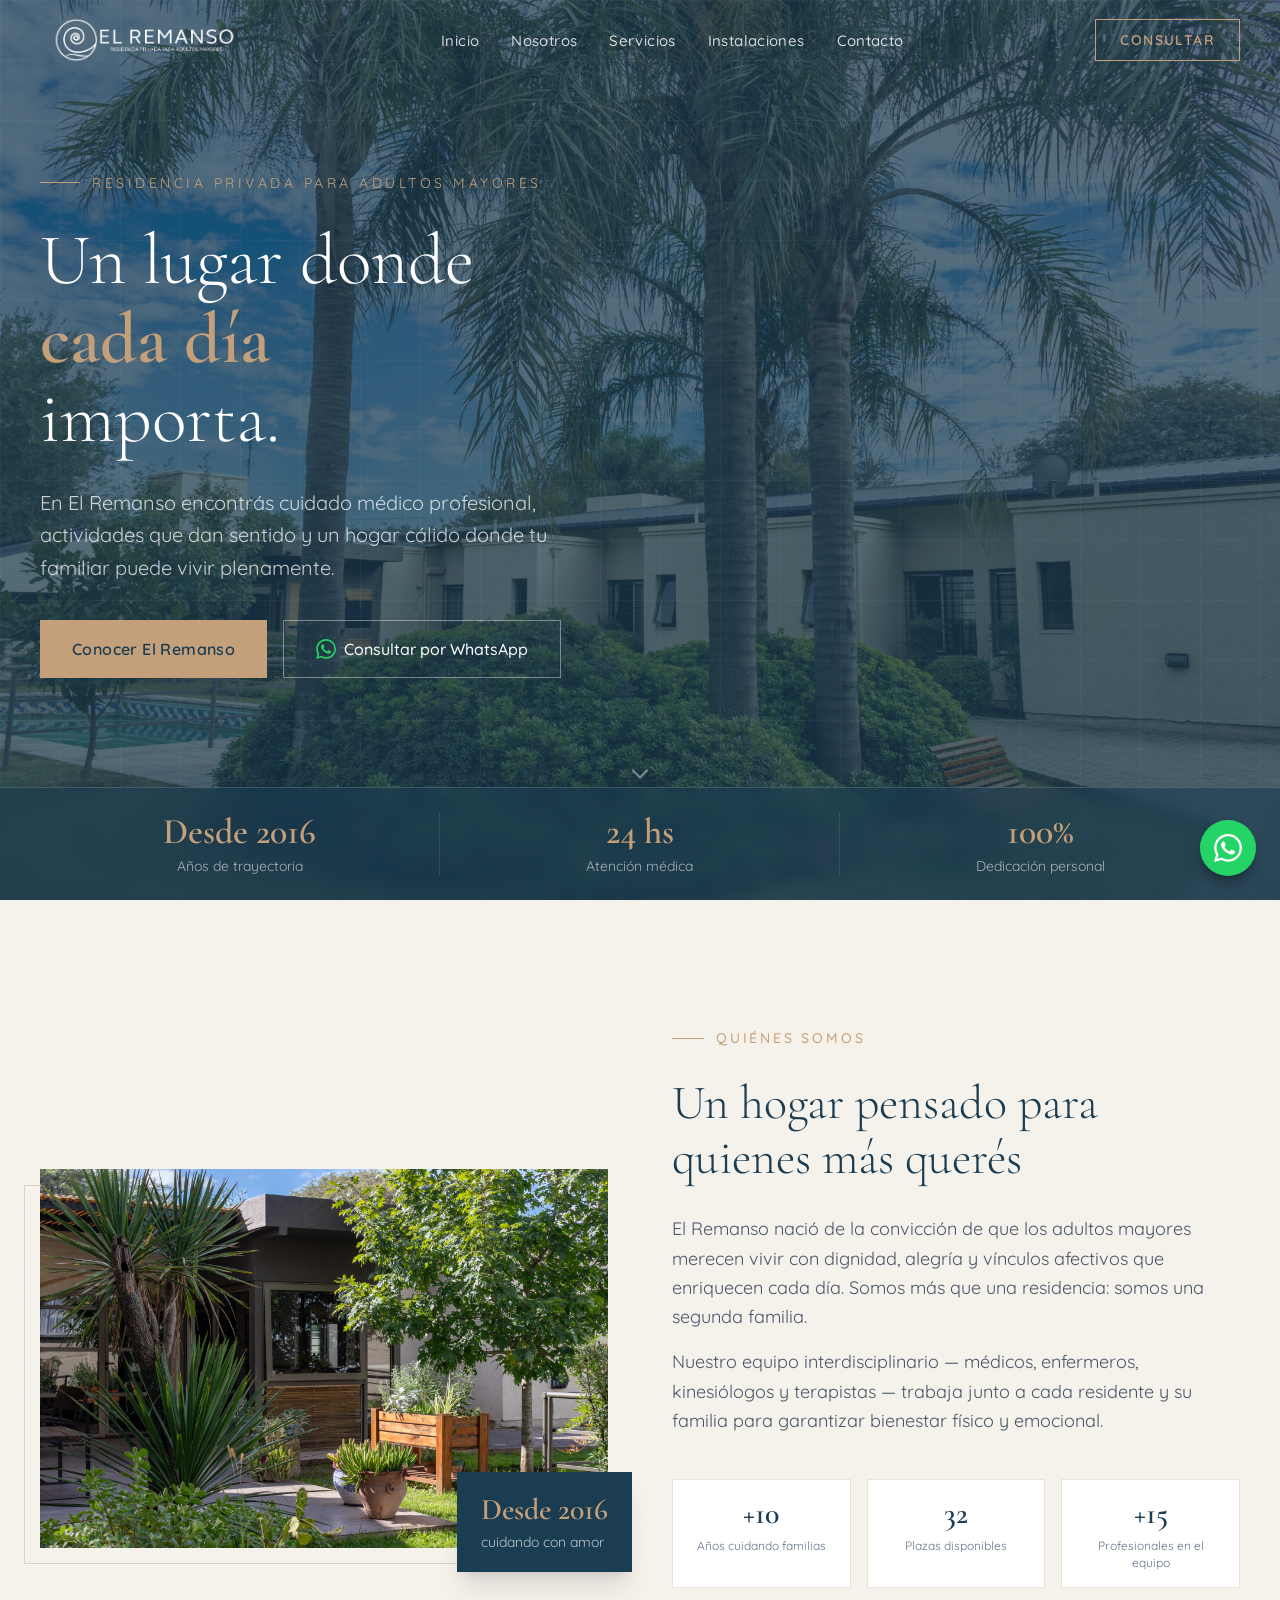
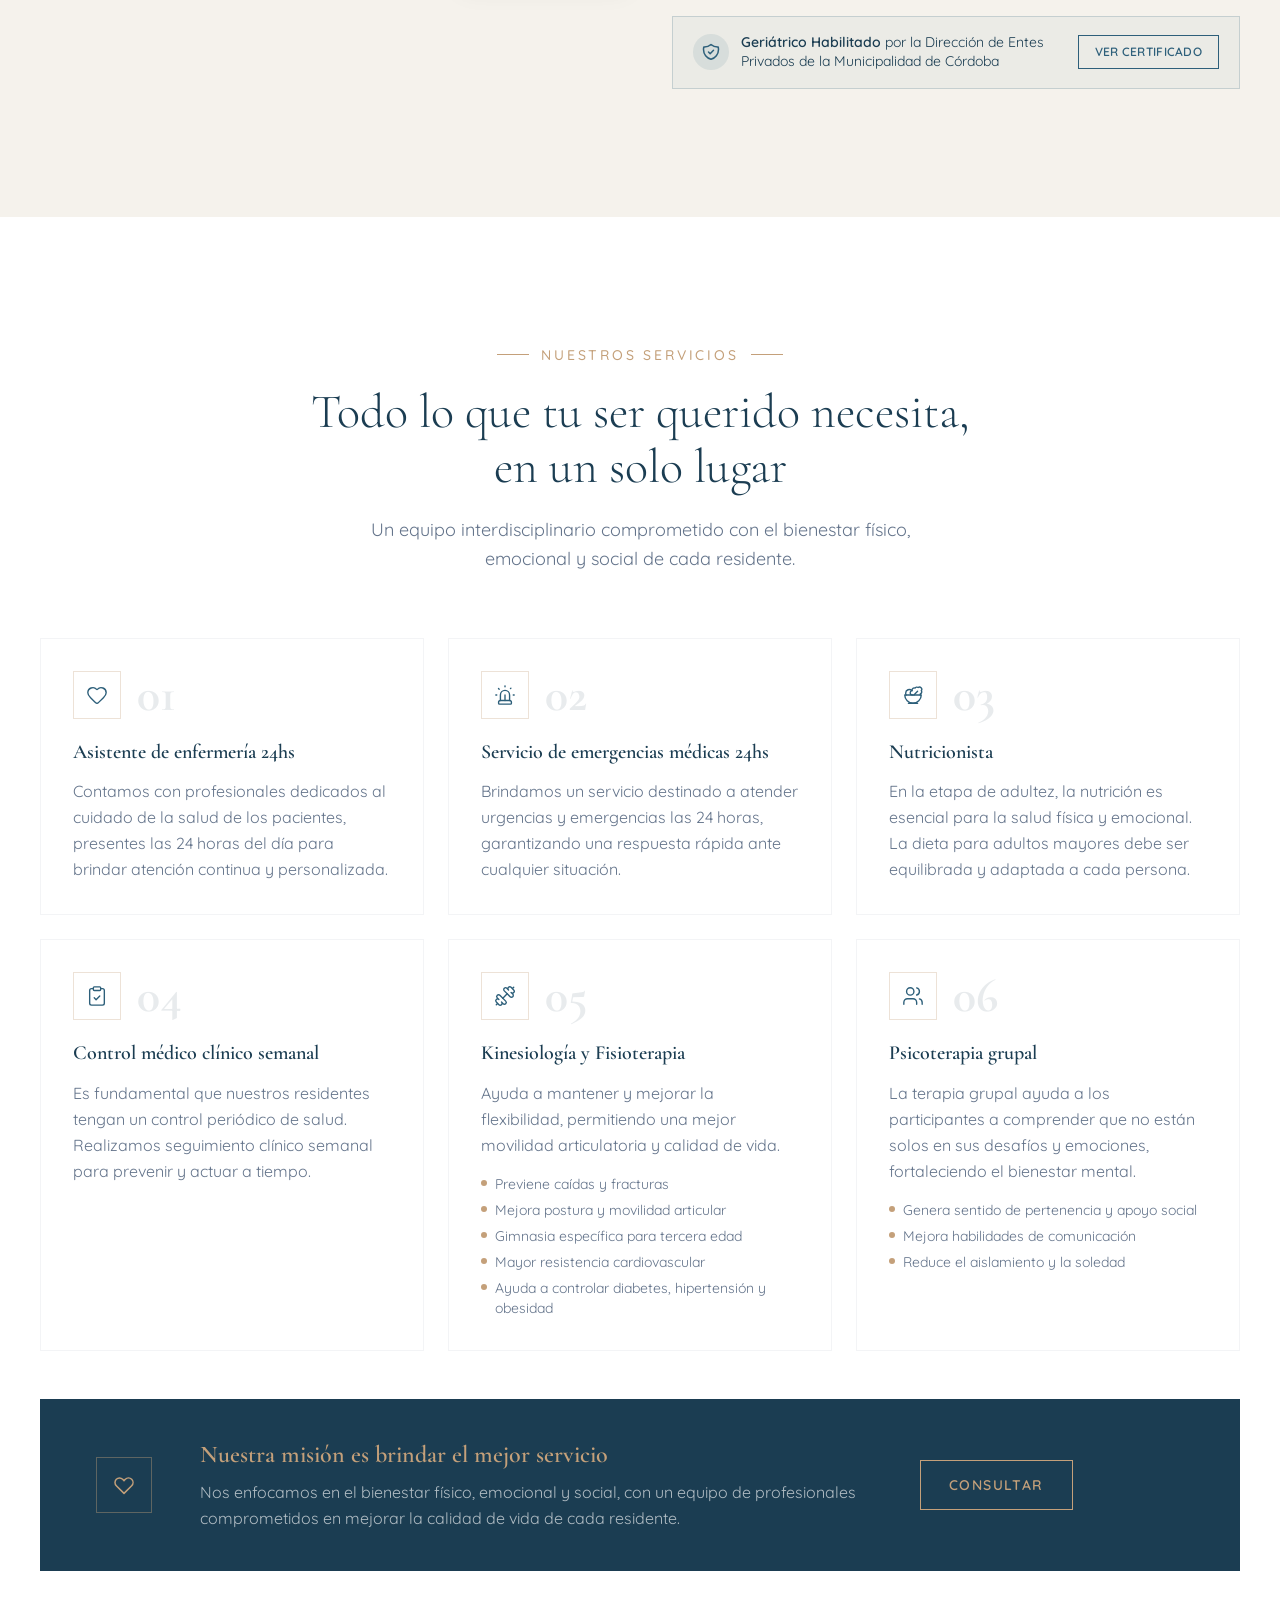
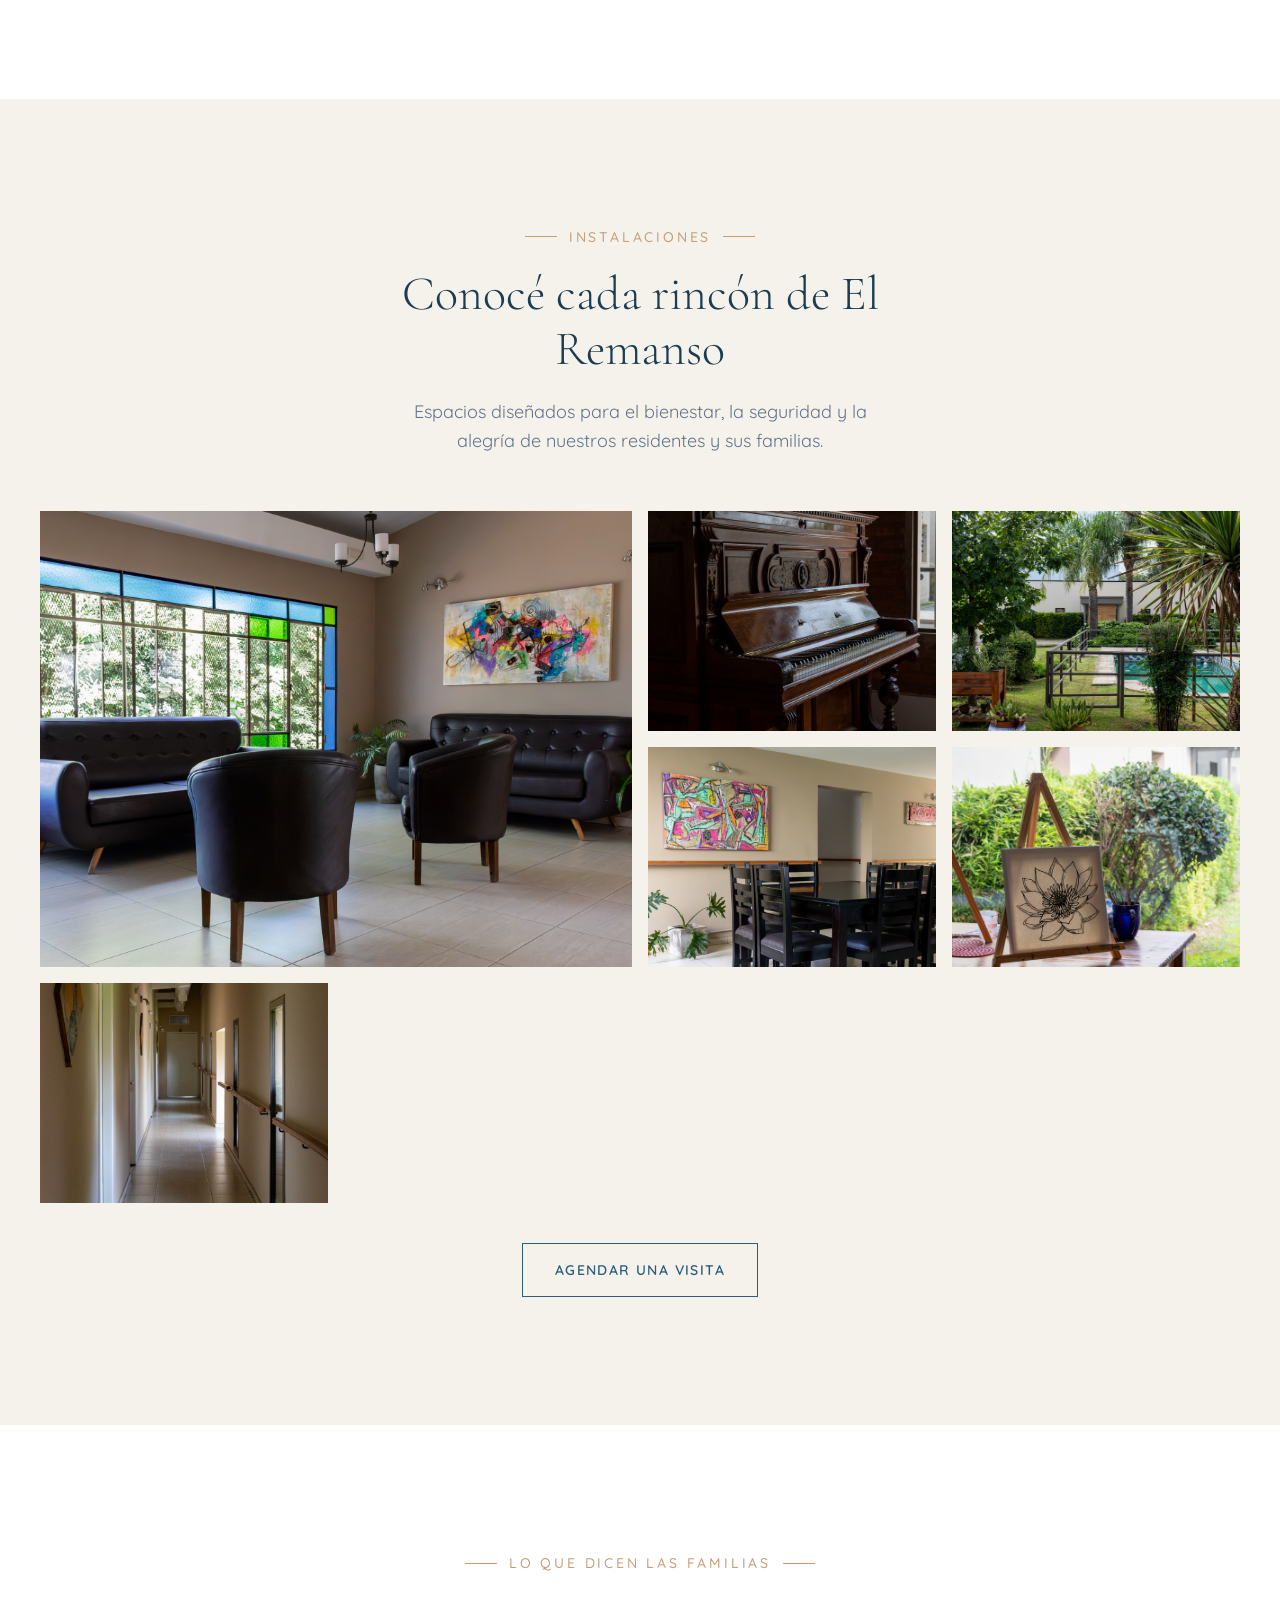
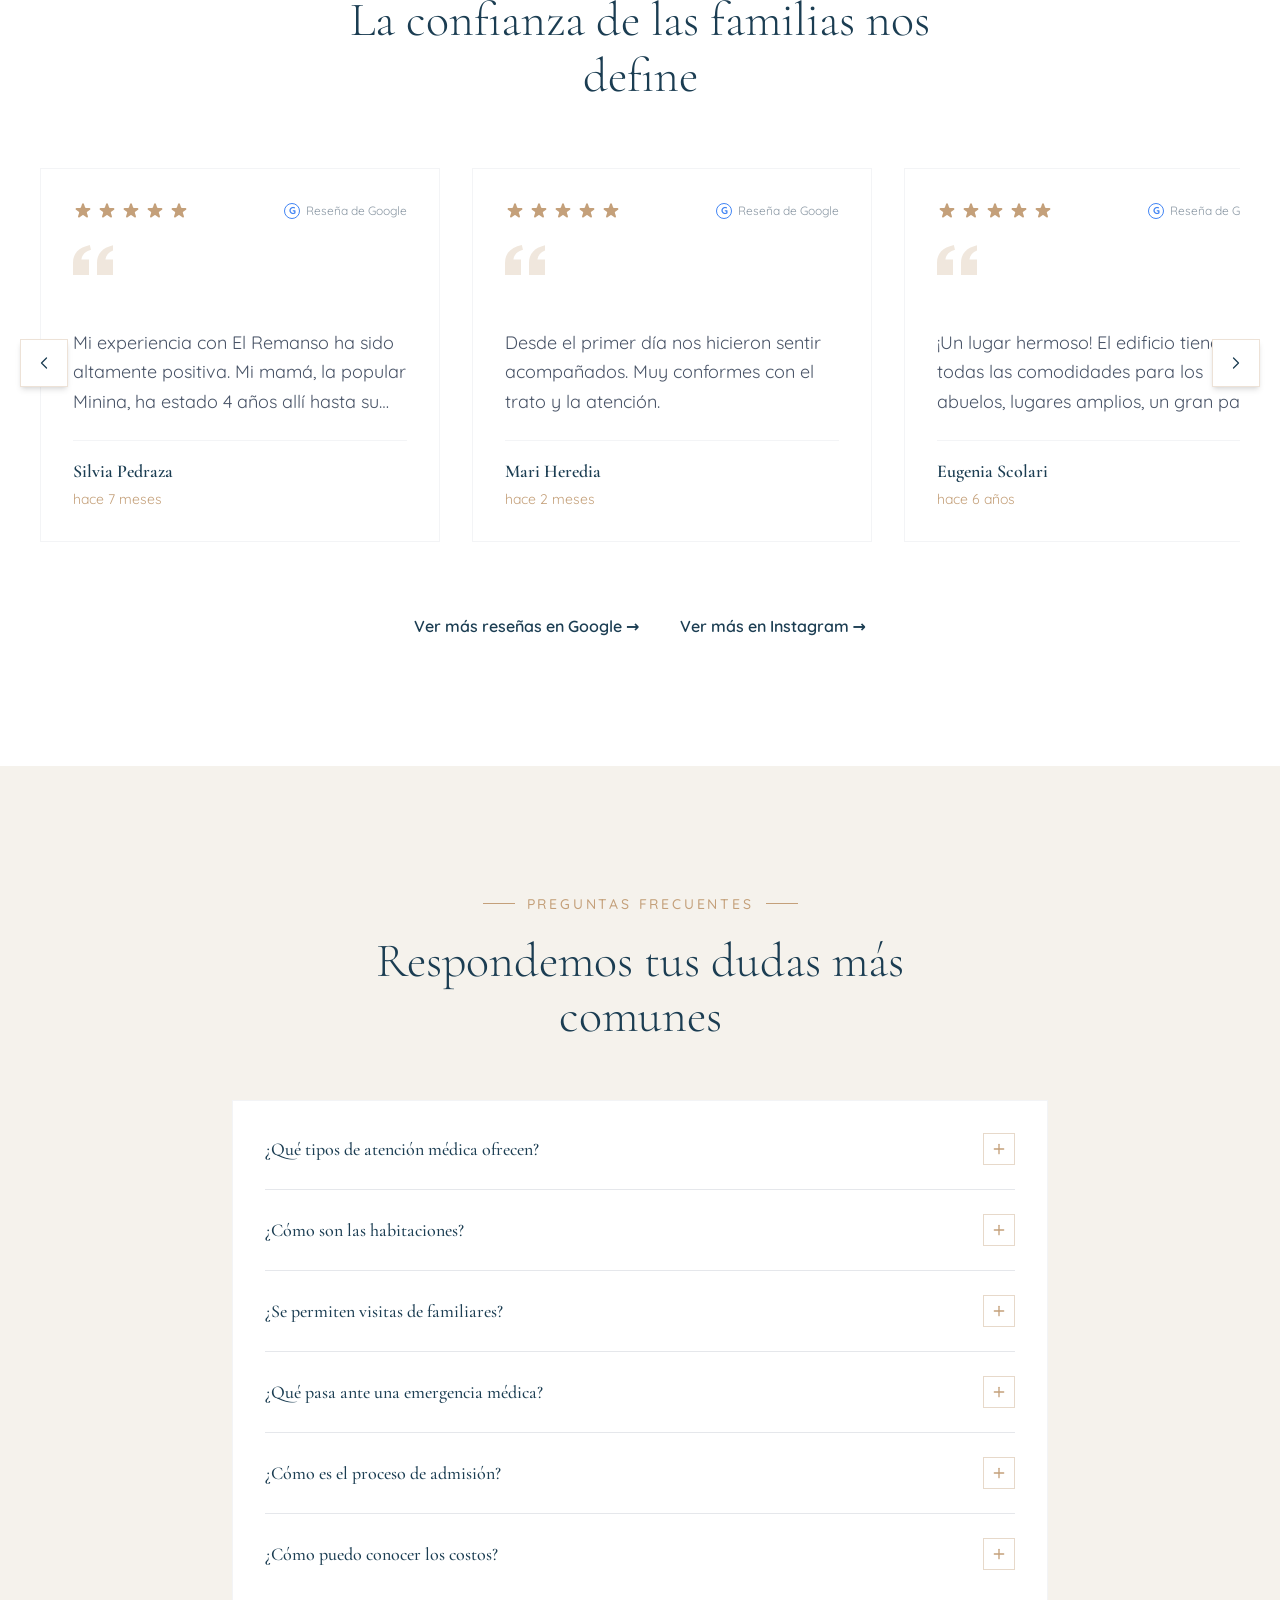
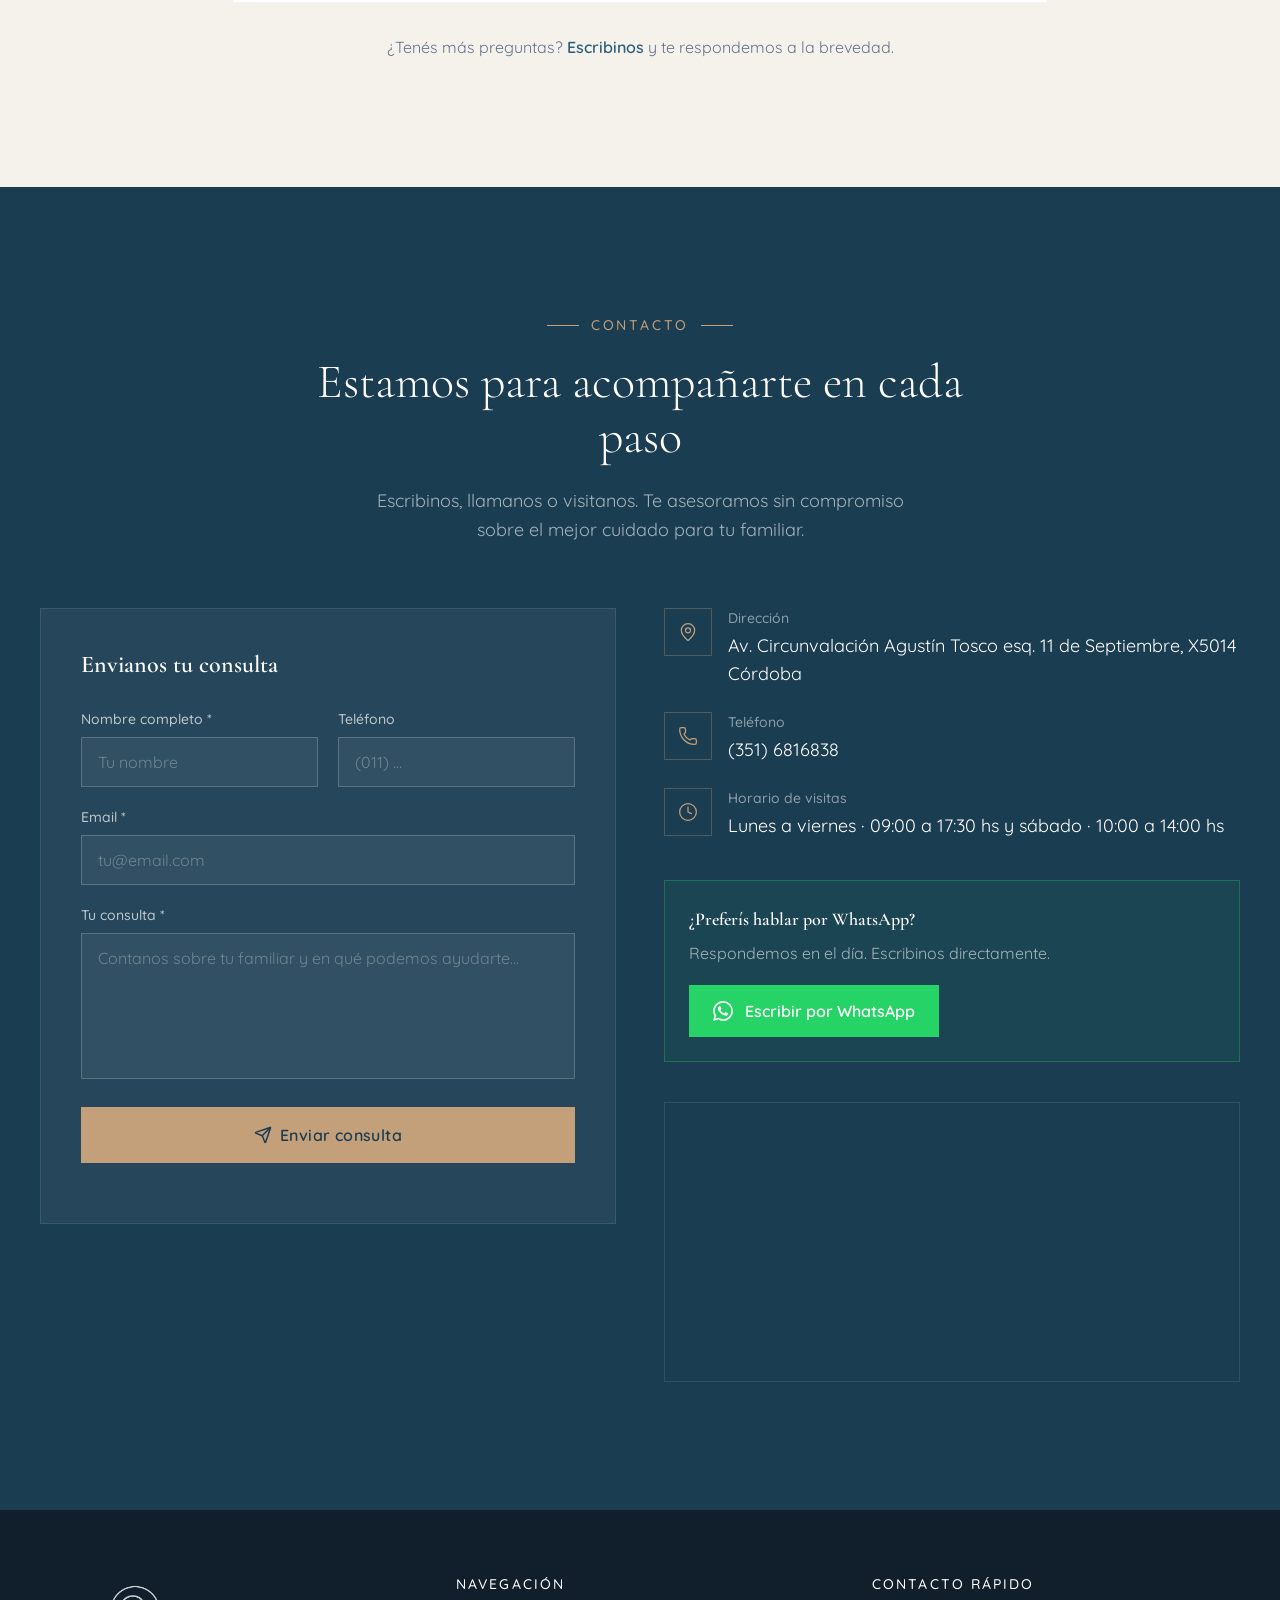
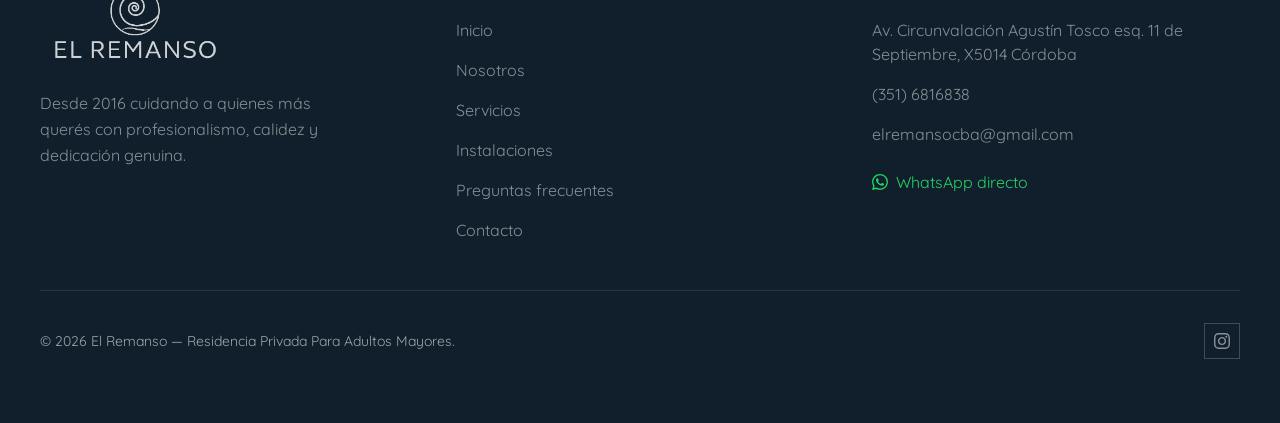
<file: index.html>
<!DOCTYPE html>
<html class="h-full antialiased" lang="es-AR">
 <head>
  <meta charset="utf-8"/>
  <meta content="width=device-width, initial-scale=1" name="viewport"/>
  <link as="image" href="/images/Logos/logo-horizontal-transparent.png" rel="preload"/>
  <link as="image" href="/images/Imagenes/Hero.jpg" rel="preload"/>
  <meta content="#1B3D52" name="theme-color"/>
  <title>
   El Remanso — Residencia Privada Para Adultos Mayores
  </title>
  <meta content="Un hogar donde cada día importa. Atención médica 24hs, espacios únicos y vínculos que hacen la diferencia." name="description"/>
  <meta content="residencia geriátrica Córdoba,geriátrico Córdoba,hogar de ancianos Córdoba,cuidado adultos mayores,residencia privada adultos mayores,El Remanso,geriátrico habilitado Córdoba,atención médica 24hs" name="keywords"/>
  <meta content="index, follow" name="robots"/>
  <meta content="El Remanso — Residencia Privada Para Adultos Mayores" property="og:title"/>
  <meta content="Un hogar donde cada día importa. Atención médica 24hs, espacios únicos y vínculos que hacen la diferencia." property="og:description"/>
  <meta content="https://elremansoresidencia.com" property="og:url"/>
  <meta content="El Remanso" property="og:site_name"/>
  <meta content="es_AR" property="og:locale"/>
  <meta content="https://elremansoresidencia.com/images/Imagenes/Hero.jpg" property="og:image"/>
  <meta content="1200" property="og:image:width"/>
  <meta content="630" property="og:image:height"/>
  <meta content="El Remanso — Residencia Privada Para Adultos Mayores, Córdoba" property="og:image:alt"/>
  <meta content="website" property="og:type"/>
  <meta content="summary_large_image" name="twitter:card"/>
  <meta content="El Remanso — Residencia Privada Para Adultos Mayores" name="twitter:title"/>
  <meta content="Un hogar donde cada día importa. Atención médica 24hs, espacios únicos y vínculos que hacen la diferencia." name="twitter:description"/>
  <meta content="https://elremansoresidencia.com/images/Imagenes/Hero.jpg" name="twitter:image"/>
  <link href="/favicon.png" rel="icon"/>
  <link href="/favicon.png" rel="apple-touch-icon"/>
  <link href="https://elremansoresidencia.com/" rel="canonical"/>
  <link href="css/base.css" rel="stylesheet"/>
  <link href="css/styles.css" rel="stylesheet"/>
  <script defer="True" src="js/main.js">
  </script>
 </head>
 <body class="min-h-full flex flex-col">
  <div hidden="">
  </div>
  <noscript>
   <iframe height="0" src="https://www.googletagmanager.com/ns.html?id=GTM-K4PLGZ67" style="display:none;visibility:hidden" width="0">
   </iframe>
  </noscript>
  <header class="fixed inset-x-0 top-0 z-50 transition-all duration-300 bg-transparent">
   <nav class="max-w-7xl mx-auto px-6 lg:px-10 h-20 flex items-center justify-between">
    <a class="flex items-center shrink-0" href="#inicio">
     <img alt="El Remanso — Residencia Privada Para Adultos Mayores" class="h-12 w-auto object-contain brightness-0 invert" decoding="async" height="52" src="images/Logos/logo-horizontal-transparent.png" width="200"/>
    </a>
    <ul class="hidden lg:flex items-center gap-8">
     <li>
      <a class="text-white/80 hover:text-[#C4A07A] transition-colors text-[15px] font-medium tracking-wide" href="#inicio" style="font-family:var(--font-body)">
       Inicio
      </a>
     </li>
     <li>
      <a class="text-white/80 hover:text-[#C4A07A] transition-colors text-[15px] font-medium tracking-wide" href="#nosotros" style="font-family:var(--font-body)">
       Nosotros
      </a>
     </li>
     <li>
      <a class="text-white/80 hover:text-[#C4A07A] transition-colors text-[15px] font-medium tracking-wide" href="#servicios" style="font-family:var(--font-body)">
       Servicios
      </a>
     </li>
     <li>
      <a class="text-white/80 hover:text-[#C4A07A] transition-colors text-[15px] font-medium tracking-wide" href="#instalaciones" style="font-family:var(--font-body)">
       Instalaciones
      </a>
     </li>
     <li>
      <a class="text-white/80 hover:text-[#C4A07A] transition-colors text-[15px] font-medium tracking-wide" href="#contacto" style="font-family:var(--font-body)">
       Contacto
      </a>
     </li>
    </ul>
    <a class="hidden lg:block px-6 py-2.5 text-sm font-semibold tracking-widest uppercase border border-[#C4A07A] text-[#C4A07A] hover:bg-[#C4A07A] hover:text-[#1B3D52] transition-all duration-200" href="#contacto" style="font-family:var(--font-body)">
     Consultar
    </a>
    <button aria-controls="menu-movil" aria-expanded="false" aria-label="Abrir menú" class="lg:hidden text-white p-2" id="menu-toggle" type="button">
     <svg aria-hidden="true" class="lucide lucide-menu menu-icon-open" fill="none" height="24" stroke="currentColor" stroke-linecap="round" stroke-linejoin="round" stroke-width="2" viewbox="0 0 24 24" width="24" xmlns="http://www.w3.org/2000/svg">
      <path d="M4 5h16">
      </path>
      <path d="M4 12h16">
      </path>
      <path d="M4 19h16">
      </path>
     </svg>
     <svg aria-hidden="true" class="menu-icon-close" fill="none" height="24" stroke="currentColor" stroke-linecap="round" stroke-linejoin="round" stroke-width="2" viewBox="0 0 24 24" width="24" xmlns="http://www.w3.org/2000/svg"><path d="M18 6 6 18"/><path d="m6 6 12 12"/></svg>
    </button>
   </nav>
   <div aria-hidden="true" class="lg:hidden overflow-hidden transition-all duration-300 max-h-0 opacity-0 bg-[#1B3D52]/98 backdrop-blur-md border-t border-white/10" id="menu-movil">
    <ul class="px-6 py-6 flex flex-col gap-1">
     <li>
      <a class="block text-white text-lg py-3 border-b border-white/10 hover:text-[#C4A07A] transition-colors" href="#inicio">
       Inicio
      </a>
     </li>
     <li>
      <a class="block text-white text-lg py-3 border-b border-white/10 hover:text-[#C4A07A] transition-colors" href="#nosotros">
       Nosotros
      </a>
     </li>
     <li>
      <a class="block text-white text-lg py-3 border-b border-white/10 hover:text-[#C4A07A] transition-colors" href="#servicios">
       Servicios
      </a>
     </li>
     <li>
      <a class="block text-white text-lg py-3 border-b border-white/10 hover:text-[#C4A07A] transition-colors" href="#instalaciones">
       Instalaciones
      </a>
     </li>
     <li>
      <a class="block text-white text-lg py-3 border-b border-white/10 hover:text-[#C4A07A] transition-colors" href="#contacto">
       Contacto
      </a>
     </li>
     <li class="mt-4">
      <a class="block text-center py-3.5 border border-[#C4A07A] text-[#C4A07A] font-semibold tracking-widest uppercase text-sm" href="#contacto">
       Consultar ahora
      </a>
     </li>
    </ul>
   </div>
  </header>
  <main>
   <section class="relative min-h-screen flex flex-col overflow-hidden" id="inicio">
    <img alt="El Remanso — jardín y exterior de la residencia" class="object-cover object-center" decoding="async" fetchpriority="high" src="images/Imagenes/Hero.jpg" style="position:absolute;height:100%;width:100%;left:0;top:0;right:0;bottom:0;color:transparent"/>
    <div class="absolute inset-0 bg-[#1B3D52]/75">
    </div>
    <div class="absolute inset-0 opacity-[0.03]" style="background-image:linear-gradient(rgba(255,255,255,1) 1px, transparent 1px), linear-gradient(90deg, rgba(255,255,255,1) 1px, transparent 1px);background-size:60px 60px">
    </div>
    <div class="relative flex-1 flex items-center max-w-7xl mx-auto w-full px-6 lg:px-10 pt-28 pb-12">
     <div class="flex flex-col gap-7 max-w-2xl">
      <div class="flex items-center gap-3">
       <div class="w-10 h-px bg-[#C4A07A]">
       </div>
       <span class="text-[#C4A07A] text-sm tracking-[0.25em] uppercase" style="font-family:var(--font-body)">
        Residencia Privada Para Adultos Mayores
       </span>
      </div>
      <h1 class="text-white text-5xl lg:text-6xl xl:text-7xl font-light leading-[1.1]" style="font-family:var(--font-title)">
       Un lugar donde
       <br/>
       <span class="text-[#C4A07A] font-semibold">
        cada día
       </span>
       <br/>
       importa.
      </h1>
      <p class="text-white/75 text-lg lg:text-xl leading-relaxed max-w-lg" style="font-family:var(--font-body)">
       En El Remanso encontrás cuidado médico profesional, actividades que dan sentido y un hogar cálido donde tu familiar puede vivir plenamente.
      </p>
      <div class="flex flex-col sm:flex-row gap-4 pt-2">
       <a class="inline-flex items-center justify-center px-8 py-4 bg-[#C4A07A] text-[#1B3D52] text-base font-semibold tracking-wide hover:bg-[#D4B48A] transition-colors" href="#nosotros" style="font-family:var(--font-body)">
        Conocer El Remanso
       </a>
       <a class="inline-flex items-center justify-center gap-2 px-8 py-4 border border-white/40 text-white text-base font-medium hover:border-white/70 hover:bg-white/5 transition-all" href="https://wa.link/r2l50u" rel="noopener noreferrer" style="font-family:var(--font-body)" target="_blank">
        <svg class="w-5 h-5 text-[#25D366]" fill="currentColor" viewbox="0 0 24 24">
         <path d="M17.472 14.382c-.297-.149-1.758-.867-2.03-.967-.273-.099-.471-.148-.67.15-.197.297-.767.966-.94 1.164-.173.199-.347.223-.644.075-.297-.15-1.255-.463-2.39-1.475-.883-.788-1.48-1.761-1.653-2.059-.173-.297-.018-.458.13-.606.134-.133.298-.347.446-.52.149-.174.198-.298.298-.497.099-.198.05-.371-.025-.52-.075-.149-.669-1.612-.916-2.207-.242-.579-.487-.5-.669-.51-.173-.008-.371-.01-.57-.01-.198 0-.52.074-.792.372-.272.297-1.04 1.016-1.04 2.479 0 1.462 1.065 2.875 1.213 3.074.149.198 2.096 3.2 5.077 4.487.709.306 1.262.489 1.694.625.712.227 1.36.195 1.871.118.571-.085 1.758-.719 2.006-1.413.248-.694.248-1.289.173-1.413-.074-.124-.272-.198-.57-.347m-5.421 7.403h-.004a9.87 9.87 0 01-5.031-1.378l-.361-.214-3.741.982.998-3.648-.235-.374a9.86 9.86 0 01-1.51-5.26c.001-5.45 4.436-9.884 9.888-9.884 2.64 0 5.122 1.03 6.988 2.898a9.825 9.825 0 012.893 6.994c-.003 5.45-4.437 9.884-9.885 9.884m8.413-18.297A11.815 11.815 0 0012.05 0C5.495 0 .16 5.335.157 11.892c0 2.096.547 4.142 1.588 5.945L.057 24l6.305-1.654a11.882 11.882 0 005.683 1.448h.005c6.554 0 11.89-5.335 11.893-11.893a11.821 11.821 0 00-3.48-8.413z">
         </path>
        </svg>
        Consultar por WhatsApp
       </a>
      </div>
     </div>
    </div>
    <div class="relative border-t border-white/15 bg-[#1B3D52]/60 backdrop-blur-sm">
     <div class="max-w-7xl mx-auto px-6 lg:px-10 py-6 grid grid-cols-3 divide-x divide-white/10">
      <div class="flex flex-col items-center gap-1 px-4">
       <span class="text-[#C4A07A] text-3xl lg:text-4xl font-semibold" style="font-family:var(--font-title)">
        Desde 2016
       </span>
       <span class="text-white/60 text-sm text-center" style="font-family:var(--font-body)">
        Años de trayectoria
       </span>
      </div>
      <div class="flex flex-col items-center gap-1 px-4">
       <span class="text-[#C4A07A] text-3xl lg:text-4xl font-semibold" style="font-family:var(--font-title)">
        24 hs
       </span>
       <span class="text-white/60 text-sm text-center" style="font-family:var(--font-body)">
        Atención médica
       </span>
      </div>
      <div class="flex flex-col items-center gap-1 px-4">
       <span class="text-[#C4A07A] text-3xl lg:text-4xl font-semibold" style="font-family:var(--font-title)">
        100%
       </span>
       <span class="text-white/60 text-sm text-center" style="font-family:var(--font-body)">
        Dedicación personal
       </span>
      </div>
     </div>
    </div>
    <a aria-label="Ir a Nosotros" class="absolute bottom-28 left-1/2 -translate-x-1/2 text-white/40 hover:text-[#C4A07A] transition-colors animate-bounce hidden lg:block" href="#nosotros">
     <svg aria-hidden="true" class="lucide lucide-chevron-down" fill="none" height="28" stroke="currentColor" stroke-linecap="round" stroke-linejoin="round" stroke-width="2" viewbox="0 0 24 24" width="28" xmlns="http://www.w3.org/2000/svg">
      <path d="m6 9 6 6 6-6">
      </path>
     </svg>
    </a>
   </section>
   <section class="py-24 lg:py-32" id="nosotros" style="background:var(--cream)">
    <div class="max-w-7xl mx-auto px-6 lg:px-10">
     <div class="grid lg:grid-cols-2 gap-16 items-center">
      <div class="relative order-2 lg:order-1">
       <div class="absolute -bottom-4 -left-4 w-full h-full border border-[#C4A07A]/40">
       </div>
       <div class="relative overflow-hidden">
        <img alt="El Remanso — residencia" class="w-full object-cover" decoding="async" height="520" loading="lazy" src="images/Imagenes/imagen-8.jpg" width="680"/>
       </div>
       <div class="absolute -bottom-6 -right-6 bg-[#1B3D52] text-white px-6 py-5 shadow-xl hidden lg:block">
        <p class="text-[#C4A07A] text-3xl font-semibold" style="font-family:var(--font-title)">
         Desde 2016
        </p>
        <p class="text-white/70 text-sm mt-1" style="font-family:var(--font-body)">
         cuidando con amor
        </p>
       </div>
      </div>
      <div class="flex flex-col gap-7 order-1 lg:order-2">
       <div class="flex items-center gap-3">
        <div class="w-8 h-px bg-[#C4A07A]">
        </div>
        <span class="text-[#C4A07A] text-sm tracking-[0.2em] uppercase font-medium" style="font-family:var(--font-body)">
         Quiénes somos
        </span>
       </div>
       <h2 class="text-[#1B3D52] text-4xl lg:text-5xl font-light leading-[1.15]" style="font-family:var(--font-title)">
        Un hogar pensado para quienes más querés
       </h2>
       <div class="flex flex-col gap-4 text-[#4A5568] text-lg leading-relaxed" style="font-family:var(--font-body)">
        <p>
         El Remanso nació de la convicción de que los adultos mayores merecen vivir con dignidad, alegría y vínculos afectivos que enriquecen cada día. Somos más que una residencia: somos una segunda familia.
        </p>
        <p>
         Nuestro equipo interdisciplinario — médicos, enfermeros, kinesiólogos y terapistas — trabaja junto a cada residente y su familia para garantizar bienestar físico y emocional.
        </p>
       </div>
       <div class="grid grid-cols-3 gap-4 pt-4">
        <div class="flex flex-col items-center gap-1.5 p-4 border border-[#C4A07A]/30 bg-white">
         <span class="text-[#1B3D52] text-3xl font-semibold" style="font-family:var(--font-title)">
          +10
         </span>
         <span class="text-[#64748B] text-xs text-center leading-snug" style="font-family:var(--font-body)">
          Años cuidando familias
         </span>
        </div>
        <div class="flex flex-col items-center gap-1.5 p-4 border border-[#C4A07A]/30 bg-white">
         <span class="text-[#1B3D52] text-3xl font-semibold" style="font-family:var(--font-title)">
          32
         </span>
         <span class="text-[#64748B] text-xs text-center leading-snug" style="font-family:var(--font-body)">
          Plazas disponibles
         </span>
        </div>
        <div class="flex flex-col items-center gap-1.5 p-4 border border-[#C4A07A]/30 bg-white">
         <span class="text-[#1B3D52] text-3xl font-semibold" style="font-family:var(--font-title)">
          +15
         </span>
         <span class="text-[#64748B] text-xs text-center leading-snug" style="font-family:var(--font-body)">
          Profesionales en el equipo
         </span>
        </div>
       </div>
       <div class="flex items-center justify-between gap-4 px-5 py-4 border border-[#2D5F7A]/20 bg-[#2D5F7A]/5">
        <div class="flex items-center gap-3 min-w-0">
         <div class="shrink-0 w-9 h-9 rounded-full bg-[#2D5F7A]/10 flex items-center justify-center">
          <svg class="w-5 h-5" fill="none" stroke="#2D5F7A" stroke-width="1.8" viewbox="0 0 24 24">
           <path d="M9 12l2 2 4-4m5.618-4.016A11.955 11.955 0 0112 2.944a11.955 11.955 0 01-8.618 3.04A12.02 12.02 0 003 9c0 5.591 3.824 10.29 9 11.622 5.176-1.332 9-6.03 9-11.622 0-1.042-.133-2.052-.382-3.016z" stroke-linecap="round" stroke-linejoin="round">
           </path>
          </svg>
         </div>
         <p class="text-[#1B3D52] text-sm leading-snug" style="font-family:var(--font-body)">
          <span class="font-semibold">
           Geriátrico Habilitado
          </span>
          por la Dirección de Entes Privados de la Municipalidad de Córdoba
         </p>
        </div>
        <a class="shrink-0 px-4 py-2 border border-[#2D5F7A] text-[#2D5F7A] text-xs font-semibold tracking-wide uppercase hover:bg-[#2D5F7A] hover:text-white transition-colors" href="https://inteligenciaterritorial.cordoba.gob.ar/portal/apps/experiencebuilder/experience/?dlg=Fijo&amp;draft=true&amp;id=5c8c3b85b3ad4a3596235a0158ad8ae9&amp;page=P%C3%A1gina-1#data_s=id%3AdataSource_2-Geriatricos_pb_4572%3A4827" rel="noopener noreferrer" style="font-family:var(--font-body)" target="_blank">
         Ver certificado
        </a>
       </div>
      </div>
     </div>
    </div>
   </section>
   <section class="py-24 lg:py-32 bg-white" id="servicios">
    <div class="max-w-7xl mx-auto px-6 lg:px-10">
     <div class="flex flex-col items-center text-center gap-5 mb-16">
      <div class="flex items-center gap-3">
       <div class="w-8 h-px bg-[#C4A07A]">
       </div>
       <span class="text-[#C4A07A] text-sm tracking-[0.2em] uppercase font-medium" style="font-family:var(--font-body)">
        Nuestros servicios
       </span>
       <div class="w-8 h-px bg-[#C4A07A]">
       </div>
      </div>
      <h2 class="text-[#1B3D52] text-4xl lg:text-5xl font-light leading-[1.15] max-w-2xl" style="font-family:var(--font-title)">
       Todo lo que tu ser querido necesita, en un solo lugar
      </h2>
      <p class="text-[#64748B] text-lg max-w-xl leading-relaxed" style="font-family:var(--font-body)">
       Un equipo interdisciplinario comprometido con el bienestar físico, emocional y social de cada residente.
      </p>
     </div>
     <div class="grid sm:grid-cols-2 lg:grid-cols-3 gap-6">
      <div class="group flex flex-col gap-5 p-8 border border-gray-100 hover:border-[#C4A07A]/40 hover:shadow-lg hover:shadow-[#C4A07A]/5 transition-all duration-300">
       <div class="flex items-center gap-4">
        <div class="w-12 h-12 border border-[#C4A07A]/30 group-hover:border-[#C4A07A] flex items-center justify-center transition-colors duration-300 shrink-0">
         <svg aria-hidden="true" class="lucide lucide-heart text-[#2D5F7A]" fill="none" height="22" stroke="currentColor" stroke-linecap="round" stroke-linejoin="round" stroke-width="1.5" viewbox="0 0 24 24" width="22" xmlns="http://www.w3.org/2000/svg">
          <path d="M2 9.5a5.5 5.5 0 0 1 9.591-3.676.56.56 0 0 0 .818 0A5.49 5.49 0 0 1 22 9.5c0 2.29-1.5 4-3 5.5l-5.492 5.313a2 2 0 0 1-3 .019L5 15c-1.5-1.5-3-3.2-3-5.5">
          </path>
         </svg>
        </div>
        <span class="text-[#1B3D52]/10 text-5xl font-bold leading-none select-none" style="font-family:var(--font-title)">
         01
        </span>
       </div>
       <div class="flex flex-col gap-3">
        <h3 class="text-[#1B3D52] text-xl font-semibold leading-snug" style="font-family:var(--font-title)">
         Asistente de enfermería 24hs
        </h3>
        <p class="text-[#64748B] text-base leading-relaxed" style="font-family:var(--font-body)">
         Contamos con profesionales dedicados al cuidado de la salud de los pacientes, presentes las 24 horas del día para brindar atención continua y personalizada.
        </p>
       </div>
      </div>
      <div class="group flex flex-col gap-5 p-8 border border-gray-100 hover:border-[#C4A07A]/40 hover:shadow-lg hover:shadow-[#C4A07A]/5 transition-all duration-300">
       <div class="flex items-center gap-4">
        <div class="w-12 h-12 border border-[#C4A07A]/30 group-hover:border-[#C4A07A] flex items-center justify-center transition-colors duration-300 shrink-0">
         <svg aria-hidden="true" class="lucide lucide-siren text-[#2D5F7A]" fill="none" height="22" stroke="currentColor" stroke-linecap="round" stroke-linejoin="round" stroke-width="1.5" viewbox="0 0 24 24" width="22" xmlns="http://www.w3.org/2000/svg">
          <path d="M7 18v-6a5 5 0 1 1 10 0v6">
          </path>
          <path d="M5 21a1 1 0 0 0 1 1h12a1 1 0 0 0 1-1v-1a2 2 0 0 0-2-2H7a2 2 0 0 0-2 2z">
          </path>
          <path d="M21 12h1">
          </path>
          <path d="M18.5 4.5 18 5">
          </path>
          <path d="M2 12h1">
          </path>
          <path d="M12 2v1">
          </path>
          <path d="m4.929 4.929.707.707">
          </path>
          <path d="M12 12v6">
          </path>
         </svg>
        </div>
        <span class="text-[#1B3D52]/10 text-5xl font-bold leading-none select-none" style="font-family:var(--font-title)">
         02
        </span>
       </div>
       <div class="flex flex-col gap-3">
        <h3 class="text-[#1B3D52] text-xl font-semibold leading-snug" style="font-family:var(--font-title)">
         Servicio de emergencias médicas 24hs
        </h3>
        <p class="text-[#64748B] text-base leading-relaxed" style="font-family:var(--font-body)">
         Brindamos un servicio destinado a atender urgencias y emergencias las 24 horas, garantizando una respuesta rápida ante cualquier situación.
        </p>
       </div>
      </div>
      <div class="group flex flex-col gap-5 p-8 border border-gray-100 hover:border-[#C4A07A]/40 hover:shadow-lg hover:shadow-[#C4A07A]/5 transition-all duration-300">
       <div class="flex items-center gap-4">
        <div class="w-12 h-12 border border-[#C4A07A]/30 group-hover:border-[#C4A07A] flex items-center justify-center transition-colors duration-300 shrink-0">
         <svg aria-hidden="true" class="lucide lucide-salad text-[#2D5F7A]" fill="none" height="22" stroke="currentColor" stroke-linecap="round" stroke-linejoin="round" stroke-width="1.5" viewbox="0 0 24 24" width="22" xmlns="http://www.w3.org/2000/svg">
          <path d="M7 21h10">
          </path>
          <path d="M12 21a9 9 0 0 0 9-9H3a9 9 0 0 0 9 9Z">
          </path>
          <path d="M11.38 12a2.4 2.4 0 0 1-.4-4.77 2.4 2.4 0 0 1 3.2-2.77 2.4 2.4 0 0 1 3.47-.63 2.4 2.4 0 0 1 3.37 3.37 2.4 2.4 0 0 1-1.1 3.7 2.51 2.51 0 0 1 .03 1.1">
          </path>
          <path d="m13 12 4-4">
          </path>
          <path d="M10.9 7.25A3.99 3.99 0 0 0 4 10c0 .73.2 1.41.54 2">
          </path>
         </svg>
        </div>
        <span class="text-[#1B3D52]/10 text-5xl font-bold leading-none select-none" style="font-family:var(--font-title)">
         03
        </span>
       </div>
       <div class="flex flex-col gap-3">
        <h3 class="text-[#1B3D52] text-xl font-semibold leading-snug" style="font-family:var(--font-title)">
         Nutricionista
        </h3>
        <p class="text-[#64748B] text-base leading-relaxed" style="font-family:var(--font-body)">
         En la etapa de adultez, la nutrición es esencial para la salud física y emocional. La dieta para adultos mayores debe ser equilibrada y adaptada a cada persona.
        </p>
       </div>
      </div>
      <div class="group flex flex-col gap-5 p-8 border border-gray-100 hover:border-[#C4A07A]/40 hover:shadow-lg hover:shadow-[#C4A07A]/5 transition-all duration-300">
       <div class="flex items-center gap-4">
        <div class="w-12 h-12 border border-[#C4A07A]/30 group-hover:border-[#C4A07A] flex items-center justify-center transition-colors duration-300 shrink-0">
         <svg aria-hidden="true" class="lucide lucide-clipboard-check text-[#2D5F7A]" fill="none" height="22" stroke="currentColor" stroke-linecap="round" stroke-linejoin="round" stroke-width="1.5" viewbox="0 0 24 24" width="22" xmlns="http://www.w3.org/2000/svg">
          <rect height="4" rx="1" ry="1" width="8" x="8" y="2">
          </rect>
          <path d="M16 4h2a2 2 0 0 1 2 2v14a2 2 0 0 1-2 2H6a2 2 0 0 1-2-2V6a2 2 0 0 1 2-2h2">
          </path>
          <path d="m9 14 2 2 4-4">
          </path>
         </svg>
        </div>
        <span class="text-[#1B3D52]/10 text-5xl font-bold leading-none select-none" style="font-family:var(--font-title)">
         04
        </span>
       </div>
       <div class="flex flex-col gap-3">
        <h3 class="text-[#1B3D52] text-xl font-semibold leading-snug" style="font-family:var(--font-title)">
         Control médico clínico semanal
        </h3>
        <p class="text-[#64748B] text-base leading-relaxed" style="font-family:var(--font-body)">
         Es fundamental que nuestros residentes tengan un control periódico de salud. Realizamos seguimiento clínico semanal para prevenir y actuar a tiempo.
        </p>
       </div>
      </div>
      <div class="group flex flex-col gap-5 p-8 border border-gray-100 hover:border-[#C4A07A]/40 hover:shadow-lg hover:shadow-[#C4A07A]/5 transition-all duration-300">
       <div class="flex items-center gap-4">
        <div class="w-12 h-12 border border-[#C4A07A]/30 group-hover:border-[#C4A07A] flex items-center justify-center transition-colors duration-300 shrink-0">
         <svg aria-hidden="true" class="lucide lucide-dumbbell text-[#2D5F7A]" fill="none" height="22" stroke="currentColor" stroke-linecap="round" stroke-linejoin="round" stroke-width="1.5" viewbox="0 0 24 24" width="22" xmlns="http://www.w3.org/2000/svg">
          <path d="M17.596 12.768a2 2 0 1 0 2.829-2.829l-1.768-1.767a2 2 0 0 0 2.828-2.829l-2.828-2.828a2 2 0 0 0-2.829 2.828l-1.767-1.768a2 2 0 1 0-2.829 2.829z">
          </path>
          <path d="m2.5 21.5 1.4-1.4">
          </path>
          <path d="m20.1 3.9 1.4-1.4">
          </path>
          <path d="M5.343 21.485a2 2 0 1 0 2.829-2.828l1.767 1.768a2 2 0 1 0 2.829-2.829l-6.364-6.364a2 2 0 1 0-2.829 2.829l1.768 1.767a2 2 0 0 0-2.828 2.829z">
          </path>
          <path d="m9.6 14.4 4.8-4.8">
          </path>
         </svg>
        </div>
        <span class="text-[#1B3D52]/10 text-5xl font-bold leading-none select-none" style="font-family:var(--font-title)">
         05
        </span>
       </div>
       <div class="flex flex-col gap-3">
        <h3 class="text-[#1B3D52] text-xl font-semibold leading-snug" style="font-family:var(--font-title)">
         Kinesiología y Fisioterapia
        </h3>
        <p class="text-[#64748B] text-base leading-relaxed" style="font-family:var(--font-body)">
         Ayuda a mantener y mejorar la flexibilidad, permitiendo una mejor movilidad articulatoria y calidad de vida.
        </p>
        <ul class="flex flex-col gap-1.5 mt-1">
         <li class="flex items-start gap-2 text-[#64748B] text-sm" style="font-family:var(--font-body)">
          <span class="mt-1.5 w-1.5 h-1.5 rounded-full bg-[#C4A07A] shrink-0">
          </span>
          Previene caídas y fracturas
         </li>
         <li class="flex items-start gap-2 text-[#64748B] text-sm" style="font-family:var(--font-body)">
          <span class="mt-1.5 w-1.5 h-1.5 rounded-full bg-[#C4A07A] shrink-0">
          </span>
          Mejora postura y movilidad articular
         </li>
         <li class="flex items-start gap-2 text-[#64748B] text-sm" style="font-family:var(--font-body)">
          <span class="mt-1.5 w-1.5 h-1.5 rounded-full bg-[#C4A07A] shrink-0">
          </span>
          Gimnasia específica para tercera edad
         </li>
         <li class="flex items-start gap-2 text-[#64748B] text-sm" style="font-family:var(--font-body)">
          <span class="mt-1.5 w-1.5 h-1.5 rounded-full bg-[#C4A07A] shrink-0">
          </span>
          Mayor resistencia cardiovascular
         </li>
         <li class="flex items-start gap-2 text-[#64748B] text-sm" style="font-family:var(--font-body)">
          <span class="mt-1.5 w-1.5 h-1.5 rounded-full bg-[#C4A07A] shrink-0">
          </span>
          Ayuda a controlar diabetes, hipertensión y obesidad
         </li>
        </ul>
       </div>
      </div>
      <div class="group flex flex-col gap-5 p-8 border border-gray-100 hover:border-[#C4A07A]/40 hover:shadow-lg hover:shadow-[#C4A07A]/5 transition-all duration-300">
       <div class="flex items-center gap-4">
        <div class="w-12 h-12 border border-[#C4A07A]/30 group-hover:border-[#C4A07A] flex items-center justify-center transition-colors duration-300 shrink-0">
         <svg aria-hidden="true" class="lucide lucide-users text-[#2D5F7A]" fill="none" height="22" stroke="currentColor" stroke-linecap="round" stroke-linejoin="round" stroke-width="1.5" viewbox="0 0 24 24" width="22" xmlns="http://www.w3.org/2000/svg">
          <path d="M16 21v-2a4 4 0 0 0-4-4H6a4 4 0 0 0-4 4v2">
          </path>
          <path d="M16 3.128a4 4 0 0 1 0 7.744">
          </path>
          <path d="M22 21v-2a4 4 0 0 0-3-3.87">
          </path>
          <circle cx="9" cy="7" r="4">
          </circle>
         </svg>
        </div>
        <span class="text-[#1B3D52]/10 text-5xl font-bold leading-none select-none" style="font-family:var(--font-title)">
         06
        </span>
       </div>
       <div class="flex flex-col gap-3">
        <h3 class="text-[#1B3D52] text-xl font-semibold leading-snug" style="font-family:var(--font-title)">
         Psicoterapia grupal
        </h3>
        <p class="text-[#64748B] text-base leading-relaxed" style="font-family:var(--font-body)">
         La terapia grupal ayuda a los participantes a comprender que no están solos en sus desafíos y emociones, fortaleciendo el bienestar mental.
        </p>
        <ul class="flex flex-col gap-1.5 mt-1">
         <li class="flex items-start gap-2 text-[#64748B] text-sm" style="font-family:var(--font-body)">
          <span class="mt-1.5 w-1.5 h-1.5 rounded-full bg-[#C4A07A] shrink-0">
          </span>
          Genera sentido de pertenencia y apoyo social
         </li>
         <li class="flex items-start gap-2 text-[#64748B] text-sm" style="font-family:var(--font-body)">
          <span class="mt-1.5 w-1.5 h-1.5 rounded-full bg-[#C4A07A] shrink-0">
          </span>
          Mejora habilidades de comunicación
         </li>
         <li class="flex items-start gap-2 text-[#64748B] text-sm" style="font-family:var(--font-body)">
          <span class="mt-1.5 w-1.5 h-1.5 rounded-full bg-[#C4A07A] shrink-0">
          </span>
          Reduce el aislamiento y la soledad
         </li>
        </ul>
       </div>
      </div>
     </div>
     <div class="mt-12 px-8 py-10 lg:px-14 flex flex-col lg:flex-row items-center gap-6 lg:gap-12" style="background:#1B3D52">
      <div class="w-14 h-14 border border-[#C4A07A]/40 flex items-center justify-center shrink-0">
       <svg class="w-6 h-6" fill="none" stroke="#C4A07A" stroke-width="1.5" viewbox="0 0 24 24">
        <path d="M4.318 6.318a4.5 4.5 0 000 6.364L12 20.364l7.682-7.682a4.5 4.5 0 00-6.364-6.364L12 7.636l-1.318-1.318a4.5 4.5 0 00-6.364 0z" stroke-linecap="round" stroke-linejoin="round">
        </path>
       </svg>
      </div>
      <div class="flex flex-col gap-2 text-center lg:text-left">
       <p class="text-[#C4A07A] text-xl lg:text-2xl font-semibold" style="font-family:var(--font-title)">
        Nuestra misión es brindar el mejor servicio
       </p>
       <p class="text-white/65 text-base leading-relaxed max-w-2xl" style="font-family:var(--font-body)">
        Nos enfocamos en el bienestar físico, emocional y social, con un equipo de profesionales comprometidos en mejorar la calidad de vida de cada residente.
       </p>
      </div>
      <a class="shrink-0 px-7 py-3.5 border border-[#C4A07A] text-[#C4A07A] text-sm font-semibold tracking-widest uppercase hover:bg-[#C4A07A] hover:text-[#1B3D52] transition-all duration-200" href="#contacto" style="font-family:var(--font-body)">
       Consultar
      </a>
     </div>
    </div>
   </section>
   <section class="py-24 lg:py-32" id="instalaciones" style="background:var(--cream)">
    <div class="max-w-7xl mx-auto px-6 lg:px-10">
     <div class="flex flex-col items-center text-center gap-5 mb-14">
      <div class="flex items-center gap-3">
       <div class="w-8 h-px bg-[#C4A07A]">
       </div>
       <span class="text-[#C4A07A] text-sm tracking-[0.2em] uppercase font-medium" style="font-family:var(--font-body)">
        Instalaciones
       </span>
       <div class="w-8 h-px bg-[#C4A07A]">
       </div>
      </div>
      <h2 class="text-[#1B3D52] text-4xl lg:text-5xl font-light leading-[1.15] max-w-xl" style="font-family:var(--font-title)">
       Conocé cada rincón de El Remanso
      </h2>
      <p class="text-[#64748B] text-lg max-w-lg leading-relaxed" style="font-family:var(--font-body)">
       Espacios diseñados para el bienestar, la seguridad y la alegría de nuestros residentes y sus familias.
      </p>
     </div>
     <div class="grid grid-cols-2 lg:grid-cols-4 gap-3 lg:gap-4 auto-rows-[200px] lg:auto-rows-[220px]">
      <div class="relative overflow-hidden group col-span-2 row-span-2">
       <img alt="Salón principal con vitrales y luz natural" class="object-cover transition-transform duration-500 group-hover:scale-105" decoding="async" loading="lazy" src="images/Imagenes/sala1.jpg" style="position:absolute;height:100%;width:100%;left:0;top:0;right:0;bottom:0;color:transparent"/>
       <div class="absolute inset-0 bg-[#1B3D52]/0 group-hover:bg-[#1B3D52]/55 transition-all duration-300 flex flex-col justify-end">
        <div class="translate-y-full group-hover:translate-y-0 transition-transform duration-300 p-4">
         <span class="block text-[#C4A07A] text-xs tracking-widest uppercase mb-1" style="font-family:var(--font-body)">
          Vida en El Remanso
         </span>
         <p class="text-white text-sm font-medium">
          Salón principal con vitrales y luz natural
         </p>
        </div>
       </div>
       <div class="absolute top-0 left-0 w-6 h-6 border-t-2 border-l-2 border-[#C4A07A] opacity-0 group-hover:opacity-100 transition-opacity duration-300">
       </div>
      </div>
      <div class="relative overflow-hidden group">
       <img alt="Piano histórico — música y cultura en el día a día" class="object-cover transition-transform duration-500 group-hover:scale-105" decoding="async" loading="lazy" src="images/Imagenes/piano.jpg" style="position:absolute;height:100%;width:100%;left:0;top:0;right:0;bottom:0;color:transparent"/>
       <div class="absolute inset-0 bg-[#1B3D52]/0 group-hover:bg-[#1B3D52]/55 transition-all duration-300 flex flex-col justify-end">
        <div class="translate-y-full group-hover:translate-y-0 transition-transform duration-300 p-4">
         <span class="block text-[#C4A07A] text-xs tracking-widest uppercase mb-1" style="font-family:var(--font-body)">
          Vínculos y humanización
         </span>
         <p class="text-white text-sm font-medium">
          Piano histórico — música y cultura en el día a día
         </p>
        </div>
       </div>
       <div class="absolute top-0 left-0 w-6 h-6 border-t-2 border-l-2 border-[#C4A07A] opacity-0 group-hover:opacity-100 transition-opacity duration-300">
       </div>
      </div>
      <div class="relative overflow-hidden group">
       <img alt="Jardín, árboles y pileta al aire libre" class="object-cover transition-transform duration-500 group-hover:scale-105" decoding="async" loading="lazy" src="images/Imagenes/pileta.jpg" style="position:absolute;height:100%;width:100%;left:0;top:0;right:0;bottom:0;color:transparent"/>
       <div class="absolute inset-0 bg-[#1B3D52]/0 group-hover:bg-[#1B3D52]/55 transition-all duration-300 flex flex-col justify-end">
        <div class="translate-y-full group-hover:translate-y-0 transition-transform duration-300 p-4">
         <span class="block text-[#C4A07A] text-xs tracking-widest uppercase mb-1" style="font-family:var(--font-body)">
          Vida al aire libre
         </span>
         <p class="text-white text-sm font-medium">
          Jardín, árboles y pileta al aire libre
         </p>
        </div>
       </div>
       <div class="absolute top-0 left-0 w-6 h-6 border-t-2 border-l-2 border-[#C4A07A] opacity-0 group-hover:opacity-100 transition-opacity duration-300">
       </div>
      </div>
      <div class="relative overflow-hidden group">
       <img alt="Comedor con arte y ambiente cálido" class="object-cover transition-transform duration-500 group-hover:scale-105" decoding="async" loading="lazy" src="images/Imagenes/mesa.jpg" style="position:absolute;height:100%;width:100%;left:0;top:0;right:0;bottom:0;color:transparent"/>
       <div class="absolute inset-0 bg-[#1B3D52]/0 group-hover:bg-[#1B3D52]/55 transition-all duration-300 flex flex-col justify-end">
        <div class="translate-y-full group-hover:translate-y-0 transition-transform duration-300 p-4">
         <span class="block text-[#C4A07A] text-xs tracking-widest uppercase mb-1" style="font-family:var(--font-body)">
          Gastronomía
         </span>
         <p class="text-white text-sm font-medium">
          Comedor con arte y ambiente cálido
         </p>
        </div>
       </div>
       <div class="absolute top-0 left-0 w-6 h-6 border-t-2 border-l-2 border-[#C4A07A] opacity-0 group-hover:opacity-100 transition-opacity duration-300">
       </div>
      </div>
      <div class="relative overflow-hidden group">
       <img alt="Taller de arte y actividades expresivas" class="object-cover transition-transform duration-500 group-hover:scale-105" decoding="async" loading="lazy" src="images/Imagenes/arte.jpg" style="position:absolute;height:100%;width:100%;left:0;top:0;right:0;bottom:0;color:transparent"/>
       <div class="absolute inset-0 bg-[#1B3D52]/0 group-hover:bg-[#1B3D52]/55 transition-all duration-300 flex flex-col justify-end">
        <div class="translate-y-full group-hover:translate-y-0 transition-transform duration-300 p-4">
         <span class="block text-[#C4A07A] text-xs tracking-widest uppercase mb-1" style="font-family:var(--font-body)">
          Actividades
         </span>
         <p class="text-white text-sm font-medium">
          Taller de arte y actividades expresivas
         </p>
        </div>
       </div>
       <div class="absolute top-0 left-0 w-6 h-6 border-t-2 border-l-2 border-[#C4A07A] opacity-0 group-hover:opacity-100 transition-opacity duration-300">
       </div>
      </div>
      <div class="relative overflow-hidden group">
       <img alt="Pasillos amplios con barandas de apoyo" class="object-cover transition-transform duration-500 group-hover:scale-105" decoding="async" loading="lazy" src="images/Imagenes/pasillo.jpg" style="position:absolute;height:100%;width:100%;left:0;top:0;right:0;bottom:0;color:transparent"/>
       <div class="absolute inset-0 bg-[#1B3D52]/0 group-hover:bg-[#1B3D52]/55 transition-all duration-300 flex flex-col justify-end">
        <div class="translate-y-full group-hover:translate-y-0 transition-transform duration-300 p-4">
         <span class="block text-[#C4A07A] text-xs tracking-widest uppercase mb-1" style="font-family:var(--font-body)">
          Infraestructura
         </span>
         <p class="text-white text-sm font-medium">
          Pasillos amplios con barandas de apoyo
         </p>
        </div>
       </div>
       <div class="absolute top-0 left-0 w-6 h-6 border-t-2 border-l-2 border-[#C4A07A] opacity-0 group-hover:opacity-100 transition-opacity duration-300">
       </div>
      </div>
     </div>
     <div class="flex justify-center mt-10">
      <a class="inline-flex items-center gap-2 px-8 py-4 border border-[#2D5F7A] text-[#2D5F7A] text-sm font-semibold tracking-widest uppercase hover:bg-[#2D5F7A] hover:text-white transition-all duration-200" href="#contacto" style="font-family:var(--font-body)">
       Agendar una visita
      </a>
     </div>
    </div>
   </section>
   <section class="py-24 lg:py-32 bg-white" id="testimonios">
    <div class="max-w-7xl mx-auto px-6 lg:px-10">
     <div class="flex flex-col items-center text-center gap-5 mb-16">
      <div class="flex items-center gap-3">
       <div class="w-8 h-px bg-[#C4A07A]">
       </div>
       <span class="text-[#C4A07A] text-sm tracking-[0.2em] uppercase font-medium" style="font-family:var(--font-body)">
        Lo que dicen las familias
       </span>
       <div class="w-8 h-px bg-[#C4A07A]">
       </div>
      </div>
      <h2 class="text-[#1B3D52] text-4xl lg:text-5xl font-light leading-[1.15] max-w-2xl" style="font-family:var(--font-title)">
       La confianza de las familias nos define
      </h2>
     </div>
     <div class="relative">
      <div aria-label="Reseñas de familias, desplazamiento horizontal" class="flex gap-8 overflow-x-auto snap-x snap-mandatory scroll-smooth pb-4 [scrollbar-width:none] [&amp;::-webkit-scrollbar]:hidden" id="review-track" tabindex="0">
       <div class="snap-start shrink-0 w-[85%] sm:w-[380px]" style="width:min(85%, 400px)">
        <div class="flex flex-col gap-6 p-8 border border-gray-100 hover:border-[#C4A07A]/40 hover:shadow-lg transition-all duration-300">
         <div class="flex items-center justify-between">
          <div class="flex gap-1">
           <svg class="w-5 h-5" fill="#C4A07A" viewbox="0 0 20 20">
            <path d="M9.049 2.927c.3-.921 1.603-.921 1.902 0l1.07 3.292a1 1 0 00.95.69h3.462c.969 0 1.371 1.24.588 1.81l-2.8 2.034a1 1 0 00-.364 1.118l1.07 3.292c.3.921-.755 1.688-1.54 1.118l-2.8-2.034a1 1 0 00-1.175 0l-2.8 2.034c-.784.57-1.838-.197-1.539-1.118l1.07-3.292a1 1 0 00-.364-1.118L2.98 8.72c-.783-.57-.38-1.81.588-1.81h3.461a1 1 0 00.951-.69l1.07-3.292z">
            </path>
           </svg>
           <svg class="w-5 h-5" fill="#C4A07A" viewbox="0 0 20 20">
            <path d="M9.049 2.927c.3-.921 1.603-.921 1.902 0l1.07 3.292a1 1 0 00.95.69h3.462c.969 0 1.371 1.24.588 1.81l-2.8 2.034a1 1 0 00-.364 1.118l1.07 3.292c.3.921-.755 1.688-1.54 1.118l-2.8-2.034a1 1 0 00-1.175 0l-2.8 2.034c-.784.57-1.838-.197-1.539-1.118l1.07-3.292a1 1 0 00-.364-1.118L2.98 8.72c-.783-.57-.38-1.81.588-1.81h3.461a1 1 0 00.951-.69l1.07-3.292z">
            </path>
           </svg>
           <svg class="w-5 h-5" fill="#C4A07A" viewbox="0 0 20 20">
            <path d="M9.049 2.927c.3-.921 1.603-.921 1.902 0l1.07 3.292a1 1 0 00.95.69h3.462c.969 0 1.371 1.24.588 1.81l-2.8 2.034a1 1 0 00-.364 1.118l1.07 3.292c.3.921-.755 1.688-1.54 1.118l-2.8-2.034a1 1 0 00-1.175 0l-2.8 2.034c-.784.57-1.838-.197-1.539-1.118l1.07-3.292a1 1 0 00-.364-1.118L2.98 8.72c-.783-.57-.38-1.81.588-1.81h3.461a1 1 0 00.951-.69l1.07-3.292z">
            </path>
           </svg>
           <svg class="w-5 h-5" fill="#C4A07A" viewbox="0 0 20 20">
            <path d="M9.049 2.927c.3-.921 1.603-.921 1.902 0l1.07 3.292a1 1 0 00.95.69h3.462c.969 0 1.371 1.24.588 1.81l-2.8 2.034a1 1 0 00-.364 1.118l1.07 3.292c.3.921-.755 1.688-1.54 1.118l-2.8-2.034a1 1 0 00-1.175 0l-2.8 2.034c-.784.57-1.838-.197-1.539-1.118l1.07-3.292a1 1 0 00-.364-1.118L2.98 8.72c-.783-.57-.38-1.81.588-1.81h3.461a1 1 0 00.951-.69l1.07-3.292z">
            </path>
           </svg>
           <svg class="w-5 h-5" fill="#C4A07A" viewbox="0 0 20 20">
            <path d="M9.049 2.927c.3-.921 1.603-.921 1.902 0l1.07 3.292a1 1 0 00.95.69h3.462c.969 0 1.371 1.24.588 1.81l-2.8 2.034a1 1 0 00-.364 1.118l1.07 3.292c.3.921-.755 1.688-1.54 1.118l-2.8-2.034a1 1 0 00-1.175 0l-2.8 2.034c-.784.57-1.838-.197-1.539-1.118l1.07-3.292a1 1 0 00-.364-1.118L2.98 8.72c-.783-.57-.38-1.81.588-1.81h3.461a1 1 0 00.951-.69l1.07-3.292z">
            </path>
           </svg>
          </div>
          <div class="flex items-center gap-1.5 text-xs text-[#8A97A3]" style="font-family:var(--font-body)">
           <span aria-hidden="true" class="w-4 h-4 rounded-full border border-[#4285F4] text-[#4285F4] text-[10px] font-bold flex items-center justify-center leading-none">
            G
           </span>
           Reseña de Google
          </div>
         </div>
         <svg class="w-10 h-auto text-[#C4A07A]/25" viewbox="0 0 40 30">
          <path d="M0 30V18C0 8.4 5.6 2.6 16.8 0L18 4.8C12.4 6.4 9.2 9.6 8.4 14.4H16V30H0ZM24 30V18C24 8.4 29.6 2.6 40.8 0L42 4.8C36.4 6.4 33.2 9.6 32.4 14.4H40V30H24Z" fill="currentColor">
          </path>
         </svg>
         <div class="flex-1">
          <p class="text-[#4A5568] text-lg leading-relaxed whitespace-pre-line line-clamp-4" style="font-family:var(--font-body)">
           Mi experiencia con El Remanso ha sido altamente positiva. Mi mamá, la popular Minina, ha estado 4 años allí hasta su paso a otro plano. Siempre decimos que vivió todos esos años por los cuidados y el amor que le proporcionaron.

El personal se destaca por su trato humano, cercano y respetuoso, siempre atento a las necesidades de los residentes y sus familias. Las instalaciones están limpias, bien cuidadas y adaptadas para garantizar la comodidad y seguridad de las personas mayores.

La atención médica y asistencial es constante y profesional, transmitiendo tranquilidad y confianza. Ofrecen actividades que fomentan la estimulación física y cognitiva.

Sin ninguna duda, un lugar al cual estamos eternamente agradecidas por el cariño, la atención, la seguridad y el profesionalismo con que siempre atendieron a Minina.
          </p>
         </div>
         <div class="flex flex-col gap-1 pt-4 border-t border-gray-100">
          <span class="text-[#1B3D52] text-lg font-semibold" style="font-family:var(--font-title)">
           Silvia Pedraza
          </span>
          <span class="text-[#C4A07A] text-sm" style="font-family:var(--font-body)">
           hace 7 meses
          </span>
         </div>
        </div>
       </div>
       <div class="snap-start shrink-0 w-[85%] sm:w-[380px]" style="width:min(85%, 400px)">
        <div class="flex flex-col gap-6 p-8 border border-gray-100 hover:border-[#C4A07A]/40 hover:shadow-lg transition-all duration-300">
         <div class="flex items-center justify-between">
          <div class="flex gap-1">
           <svg class="w-5 h-5" fill="#C4A07A" viewbox="0 0 20 20">
            <path d="M9.049 2.927c.3-.921 1.603-.921 1.902 0l1.07 3.292a1 1 0 00.95.69h3.462c.969 0 1.371 1.24.588 1.81l-2.8 2.034a1 1 0 00-.364 1.118l1.07 3.292c.3.921-.755 1.688-1.54 1.118l-2.8-2.034a1 1 0 00-1.175 0l-2.8 2.034c-.784.57-1.838-.197-1.539-1.118l1.07-3.292a1 1 0 00-.364-1.118L2.98 8.72c-.783-.57-.38-1.81.588-1.81h3.461a1 1 0 00.951-.69l1.07-3.292z">
            </path>
           </svg>
           <svg class="w-5 h-5" fill="#C4A07A" viewbox="0 0 20 20">
            <path d="M9.049 2.927c.3-.921 1.603-.921 1.902 0l1.07 3.292a1 1 0 00.95.69h3.462c.969 0 1.371 1.24.588 1.81l-2.8 2.034a1 1 0 00-.364 1.118l1.07 3.292c.3.921-.755 1.688-1.54 1.118l-2.8-2.034a1 1 0 00-1.175 0l-2.8 2.034c-.784.57-1.838-.197-1.539-1.118l1.07-3.292a1 1 0 00-.364-1.118L2.98 8.72c-.783-.57-.38-1.81.588-1.81h3.461a1 1 0 00.951-.69l1.07-3.292z">
            </path>
           </svg>
           <svg class="w-5 h-5" fill="#C4A07A" viewbox="0 0 20 20">
            <path d="M9.049 2.927c.3-.921 1.603-.921 1.902 0l1.07 3.292a1 1 0 00.95.69h3.462c.969 0 1.371 1.24.588 1.81l-2.8 2.034a1 1 0 00-.364 1.118l1.07 3.292c.3.921-.755 1.688-1.54 1.118l-2.8-2.034a1 1 0 00-1.175 0l-2.8 2.034c-.784.57-1.838-.197-1.539-1.118l1.07-3.292a1 1 0 00-.364-1.118L2.98 8.72c-.783-.57-.38-1.81.588-1.81h3.461a1 1 0 00.951-.69l1.07-3.292z">
            </path>
           </svg>
           <svg class="w-5 h-5" fill="#C4A07A" viewbox="0 0 20 20">
            <path d="M9.049 2.927c.3-.921 1.603-.921 1.902 0l1.07 3.292a1 1 0 00.95.69h3.462c.969 0 1.371 1.24.588 1.81l-2.8 2.034a1 1 0 00-.364 1.118l1.07 3.292c.3.921-.755 1.688-1.54 1.118l-2.8-2.034a1 1 0 00-1.175 0l-2.8 2.034c-.784.57-1.838-.197-1.539-1.118l1.07-3.292a1 1 0 00-.364-1.118L2.98 8.72c-.783-.57-.38-1.81.588-1.81h3.461a1 1 0 00.951-.69l1.07-3.292z">
            </path>
           </svg>
           <svg class="w-5 h-5" fill="#C4A07A" viewbox="0 0 20 20">
            <path d="M9.049 2.927c.3-.921 1.603-.921 1.902 0l1.07 3.292a1 1 0 00.95.69h3.462c.969 0 1.371 1.24.588 1.81l-2.8 2.034a1 1 0 00-.364 1.118l1.07 3.292c.3.921-.755 1.688-1.54 1.118l-2.8-2.034a1 1 0 00-1.175 0l-2.8 2.034c-.784.57-1.838-.197-1.539-1.118l1.07-3.292a1 1 0 00-.364-1.118L2.98 8.72c-.783-.57-.38-1.81.588-1.81h3.461a1 1 0 00.951-.69l1.07-3.292z">
            </path>
           </svg>
          </div>
          <div class="flex items-center gap-1.5 text-xs text-[#8A97A3]" style="font-family:var(--font-body)">
           <span aria-hidden="true" class="w-4 h-4 rounded-full border border-[#4285F4] text-[#4285F4] text-[10px] font-bold flex items-center justify-center leading-none">
            G
           </span>
           Reseña de Google
          </div>
         </div>
         <svg class="w-10 h-auto text-[#C4A07A]/25" viewbox="0 0 40 30">
          <path d="M0 30V18C0 8.4 5.6 2.6 16.8 0L18 4.8C12.4 6.4 9.2 9.6 8.4 14.4H16V30H0ZM24 30V18C24 8.4 29.6 2.6 40.8 0L42 4.8C36.4 6.4 33.2 9.6 32.4 14.4H40V30H24Z" fill="currentColor">
          </path>
         </svg>
         <div class="flex-1">
          <p class="text-[#4A5568] text-lg leading-relaxed whitespace-pre-line line-clamp-4" style="font-family:var(--font-body)">
           Desde el primer día nos hicieron sentir acompañados. Muy conformes con el trato y la atención.
          </p>
         </div>
         <div class="flex flex-col gap-1 pt-4 border-t border-gray-100">
          <span class="text-[#1B3D52] text-lg font-semibold" style="font-family:var(--font-title)">
           Mari Heredia
          </span>
          <span class="text-[#C4A07A] text-sm" style="font-family:var(--font-body)">
           hace 2 meses
          </span>
         </div>
        </div>
       </div>
       <div class="snap-start shrink-0 w-[85%] sm:w-[380px]" style="width:min(85%, 400px)">
        <div class="flex flex-col gap-6 p-8 border border-gray-100 hover:border-[#C4A07A]/40 hover:shadow-lg transition-all duration-300">
         <div class="flex items-center justify-between">
          <div class="flex gap-1">
           <svg class="w-5 h-5" fill="#C4A07A" viewbox="0 0 20 20">
            <path d="M9.049 2.927c.3-.921 1.603-.921 1.902 0l1.07 3.292a1 1 0 00.95.69h3.462c.969 0 1.371 1.24.588 1.81l-2.8 2.034a1 1 0 00-.364 1.118l1.07 3.292c.3.921-.755 1.688-1.54 1.118l-2.8-2.034a1 1 0 00-1.175 0l-2.8 2.034c-.784.57-1.838-.197-1.539-1.118l1.07-3.292a1 1 0 00-.364-1.118L2.98 8.72c-.783-.57-.38-1.81.588-1.81h3.461a1 1 0 00.951-.69l1.07-3.292z">
            </path>
           </svg>
           <svg class="w-5 h-5" fill="#C4A07A" viewbox="0 0 20 20">
            <path d="M9.049 2.927c.3-.921 1.603-.921 1.902 0l1.07 3.292a1 1 0 00.95.69h3.462c.969 0 1.371 1.24.588 1.81l-2.8 2.034a1 1 0 00-.364 1.118l1.07 3.292c.3.921-.755 1.688-1.54 1.118l-2.8-2.034a1 1 0 00-1.175 0l-2.8 2.034c-.784.57-1.838-.197-1.539-1.118l1.07-3.292a1 1 0 00-.364-1.118L2.98 8.72c-.783-.57-.38-1.81.588-1.81h3.461a1 1 0 00.951-.69l1.07-3.292z">
            </path>
           </svg>
           <svg class="w-5 h-5" fill="#C4A07A" viewbox="0 0 20 20">
            <path d="M9.049 2.927c.3-.921 1.603-.921 1.902 0l1.07 3.292a1 1 0 00.95.69h3.462c.969 0 1.371 1.24.588 1.81l-2.8 2.034a1 1 0 00-.364 1.118l1.07 3.292c.3.921-.755 1.688-1.54 1.118l-2.8-2.034a1 1 0 00-1.175 0l-2.8 2.034c-.784.57-1.838-.197-1.539-1.118l1.07-3.292a1 1 0 00-.364-1.118L2.98 8.72c-.783-.57-.38-1.81.588-1.81h3.461a1 1 0 00.951-.69l1.07-3.292z">
            </path>
           </svg>
           <svg class="w-5 h-5" fill="#C4A07A" viewbox="0 0 20 20">
            <path d="M9.049 2.927c.3-.921 1.603-.921 1.902 0l1.07 3.292a1 1 0 00.95.69h3.462c.969 0 1.371 1.24.588 1.81l-2.8 2.034a1 1 0 00-.364 1.118l1.07 3.292c.3.921-.755 1.688-1.54 1.118l-2.8-2.034a1 1 0 00-1.175 0l-2.8 2.034c-.784.57-1.838-.197-1.539-1.118l1.07-3.292a1 1 0 00-.364-1.118L2.98 8.72c-.783-.57-.38-1.81.588-1.81h3.461a1 1 0 00.951-.69l1.07-3.292z">
            </path>
           </svg>
           <svg class="w-5 h-5" fill="#C4A07A" viewbox="0 0 20 20">
            <path d="M9.049 2.927c.3-.921 1.603-.921 1.902 0l1.07 3.292a1 1 0 00.95.69h3.462c.969 0 1.371 1.24.588 1.81l-2.8 2.034a1 1 0 00-.364 1.118l1.07 3.292c.3.921-.755 1.688-1.54 1.118l-2.8-2.034a1 1 0 00-1.175 0l-2.8 2.034c-.784.57-1.838-.197-1.539-1.118l1.07-3.292a1 1 0 00-.364-1.118L2.98 8.72c-.783-.57-.38-1.81.588-1.81h3.461a1 1 0 00.951-.69l1.07-3.292z">
            </path>
           </svg>
          </div>
          <div class="flex items-center gap-1.5 text-xs text-[#8A97A3]" style="font-family:var(--font-body)">
           <span aria-hidden="true" class="w-4 h-4 rounded-full border border-[#4285F4] text-[#4285F4] text-[10px] font-bold flex items-center justify-center leading-none">
            G
           </span>
           Reseña de Google
          </div>
         </div>
         <svg class="w-10 h-auto text-[#C4A07A]/25" viewbox="0 0 40 30">
          <path d="M0 30V18C0 8.4 5.6 2.6 16.8 0L18 4.8C12.4 6.4 9.2 9.6 8.4 14.4H16V30H0ZM24 30V18C24 8.4 29.6 2.6 40.8 0L42 4.8C36.4 6.4 33.2 9.6 32.4 14.4H40V30H24Z" fill="currentColor">
          </path>
         </svg>
         <div class="flex-1">
          <p class="text-[#4A5568] text-lg leading-relaxed whitespace-pre-line line-clamp-4" style="font-family:var(--font-body)">
           ¡Un lugar hermoso! El edificio tiene todas las comodidades para los abuelos, lugares amplios, un gran patio, baños individuales por habitaciones, bien calefaccionado y muy limpio. Las enfermeras brindan un excelente cuidado a los abuelos y todos los servicios se cumplen a la perfección. Muy conforme con este lugar.
          </p>
         </div>
         <div class="flex flex-col gap-1 pt-4 border-t border-gray-100">
          <span class="text-[#1B3D52] text-lg font-semibold" style="font-family:var(--font-title)">
           Eugenia Scolari
          </span>
          <span class="text-[#C4A07A] text-sm" style="font-family:var(--font-body)">
           hace 6 años
          </span>
         </div>
        </div>
       </div>
       <div class="snap-start shrink-0 w-[85%] sm:w-[380px]" style="width:min(85%, 400px)">
        <div class="flex flex-col gap-6 p-8 border border-gray-100 hover:border-[#C4A07A]/40 hover:shadow-lg transition-all duration-300">
         <div class="flex items-center justify-between">
          <div class="flex gap-1">
           <svg class="w-5 h-5" fill="#C4A07A" viewbox="0 0 20 20">
            <path d="M9.049 2.927c.3-.921 1.603-.921 1.902 0l1.07 3.292a1 1 0 00.95.69h3.462c.969 0 1.371 1.24.588 1.81l-2.8 2.034a1 1 0 00-.364 1.118l1.07 3.292c.3.921-.755 1.688-1.54 1.118l-2.8-2.034a1 1 0 00-1.175 0l-2.8 2.034c-.784.57-1.838-.197-1.539-1.118l1.07-3.292a1 1 0 00-.364-1.118L2.98 8.72c-.783-.57-.38-1.81.588-1.81h3.461a1 1 0 00.951-.69l1.07-3.292z">
            </path>
           </svg>
           <svg class="w-5 h-5" fill="#C4A07A" viewbox="0 0 20 20">
            <path d="M9.049 2.927c.3-.921 1.603-.921 1.902 0l1.07 3.292a1 1 0 00.95.69h3.462c.969 0 1.371 1.24.588 1.81l-2.8 2.034a1 1 0 00-.364 1.118l1.07 3.292c.3.921-.755 1.688-1.54 1.118l-2.8-2.034a1 1 0 00-1.175 0l-2.8 2.034c-.784.57-1.838-.197-1.539-1.118l1.07-3.292a1 1 0 00-.364-1.118L2.98 8.72c-.783-.57-.38-1.81.588-1.81h3.461a1 1 0 00.951-.69l1.07-3.292z">
            </path>
           </svg>
           <svg class="w-5 h-5" fill="#C4A07A" viewbox="0 0 20 20">
            <path d="M9.049 2.927c.3-.921 1.603-.921 1.902 0l1.07 3.292a1 1 0 00.95.69h3.462c.969 0 1.371 1.24.588 1.81l-2.8 2.034a1 1 0 00-.364 1.118l1.07 3.292c.3.921-.755 1.688-1.54 1.118l-2.8-2.034a1 1 0 00-1.175 0l-2.8 2.034c-.784.57-1.838-.197-1.539-1.118l1.07-3.292a1 1 0 00-.364-1.118L2.98 8.72c-.783-.57-.38-1.81.588-1.81h3.461a1 1 0 00.951-.69l1.07-3.292z">
            </path>
           </svg>
           <svg class="w-5 h-5" fill="#C4A07A" viewbox="0 0 20 20">
            <path d="M9.049 2.927c.3-.921 1.603-.921 1.902 0l1.07 3.292a1 1 0 00.95.69h3.462c.969 0 1.371 1.24.588 1.81l-2.8 2.034a1 1 0 00-.364 1.118l1.07 3.292c.3.921-.755 1.688-1.54 1.118l-2.8-2.034a1 1 0 00-1.175 0l-2.8 2.034c-.784.57-1.838-.197-1.539-1.118l1.07-3.292a1 1 0 00-.364-1.118L2.98 8.72c-.783-.57-.38-1.81.588-1.81h3.461a1 1 0 00.951-.69l1.07-3.292z">
            </path>
           </svg>
           <svg class="w-5 h-5" fill="#C4A07A" viewbox="0 0 20 20">
            <path d="M9.049 2.927c.3-.921 1.603-.921 1.902 0l1.07 3.292a1 1 0 00.95.69h3.462c.969 0 1.371 1.24.588 1.81l-2.8 2.034a1 1 0 00-.364 1.118l1.07 3.292c.3.921-.755 1.688-1.54 1.118l-2.8-2.034a1 1 0 00-1.175 0l-2.8 2.034c-.784.57-1.838-.197-1.539-1.118l1.07-3.292a1 1 0 00-.364-1.118L2.98 8.72c-.783-.57-.38-1.81.588-1.81h3.461a1 1 0 00.951-.69l1.07-3.292z">
            </path>
           </svg>
          </div>
          <div class="flex items-center gap-1.5 text-xs text-[#8A97A3]" style="font-family:var(--font-body)">
           <span aria-hidden="true" class="w-4 h-4 rounded-full border border-[#4285F4] text-[#4285F4] text-[10px] font-bold flex items-center justify-center leading-none">
            G
           </span>
           Reseña de Google
          </div>
         </div>
         <svg class="w-10 h-auto text-[#C4A07A]/25" viewbox="0 0 40 30">
          <path d="M0 30V18C0 8.4 5.6 2.6 16.8 0L18 4.8C12.4 6.4 9.2 9.6 8.4 14.4H16V30H0ZM24 30V18C24 8.4 29.6 2.6 40.8 0L42 4.8C36.4 6.4 33.2 9.6 32.4 14.4H40V30H24Z" fill="currentColor">
          </path>
         </svg>
         <div class="flex-1">
          <p class="text-[#4A5568] text-lg leading-relaxed whitespace-pre-line line-clamp-4" style="font-family:var(--font-body)">
           Excelente compromiso, muy buen lugar.
          </p>
         </div>
         <div class="flex flex-col gap-1 pt-4 border-t border-gray-100">
          <span class="text-[#1B3D52] text-lg font-semibold" style="font-family:var(--font-title)">
           José Luis Valles
          </span>
          <span class="text-[#C4A07A] text-sm" style="font-family:var(--font-body)">
           hace 1 día
          </span>
         </div>
        </div>
       </div>
       <div class="snap-start shrink-0 w-[85%] sm:w-[380px]" style="width:min(85%, 400px)">
        <div class="flex flex-col gap-6 p-8 border border-gray-100 hover:border-[#C4A07A]/40 hover:shadow-lg transition-all duration-300">
         <div class="flex items-center justify-between">
          <div class="flex gap-1">
           <svg class="w-5 h-5" fill="#C4A07A" viewbox="0 0 20 20">
            <path d="M9.049 2.927c.3-.921 1.603-.921 1.902 0l1.07 3.292a1 1 0 00.95.69h3.462c.969 0 1.371 1.24.588 1.81l-2.8 2.034a1 1 0 00-.364 1.118l1.07 3.292c.3.921-.755 1.688-1.54 1.118l-2.8-2.034a1 1 0 00-1.175 0l-2.8 2.034c-.784.57-1.838-.197-1.539-1.118l1.07-3.292a1 1 0 00-.364-1.118L2.98 8.72c-.783-.57-.38-1.81.588-1.81h3.461a1 1 0 00.951-.69l1.07-3.292z">
            </path>
           </svg>
           <svg class="w-5 h-5" fill="#C4A07A" viewbox="0 0 20 20">
            <path d="M9.049 2.927c.3-.921 1.603-.921 1.902 0l1.07 3.292a1 1 0 00.95.69h3.462c.969 0 1.371 1.24.588 1.81l-2.8 2.034a1 1 0 00-.364 1.118l1.07 3.292c.3.921-.755 1.688-1.54 1.118l-2.8-2.034a1 1 0 00-1.175 0l-2.8 2.034c-.784.57-1.838-.197-1.539-1.118l1.07-3.292a1 1 0 00-.364-1.118L2.98 8.72c-.783-.57-.38-1.81.588-1.81h3.461a1 1 0 00.951-.69l1.07-3.292z">
            </path>
           </svg>
           <svg class="w-5 h-5" fill="#C4A07A" viewbox="0 0 20 20">
            <path d="M9.049 2.927c.3-.921 1.603-.921 1.902 0l1.07 3.292a1 1 0 00.95.69h3.462c.969 0 1.371 1.24.588 1.81l-2.8 2.034a1 1 0 00-.364 1.118l1.07 3.292c.3.921-.755 1.688-1.54 1.118l-2.8-2.034a1 1 0 00-1.175 0l-2.8 2.034c-.784.57-1.838-.197-1.539-1.118l1.07-3.292a1 1 0 00-.364-1.118L2.98 8.72c-.783-.57-.38-1.81.588-1.81h3.461a1 1 0 00.951-.69l1.07-3.292z">
            </path>
           </svg>
           <svg class="w-5 h-5" fill="#C4A07A" viewbox="0 0 20 20">
            <path d="M9.049 2.927c.3-.921 1.603-.921 1.902 0l1.07 3.292a1 1 0 00.95.69h3.462c.969 0 1.371 1.24.588 1.81l-2.8 2.034a1 1 0 00-.364 1.118l1.07 3.292c.3.921-.755 1.688-1.54 1.118l-2.8-2.034a1 1 0 00-1.175 0l-2.8 2.034c-.784.57-1.838-.197-1.539-1.118l1.07-3.292a1 1 0 00-.364-1.118L2.98 8.72c-.783-.57-.38-1.81.588-1.81h3.461a1 1 0 00.951-.69l1.07-3.292z">
            </path>
           </svg>
           <svg class="w-5 h-5" fill="#C4A07A" viewbox="0 0 20 20">
            <path d="M9.049 2.927c.3-.921 1.603-.921 1.902 0l1.07 3.292a1 1 0 00.95.69h3.462c.969 0 1.371 1.24.588 1.81l-2.8 2.034a1 1 0 00-.364 1.118l1.07 3.292c.3.921-.755 1.688-1.54 1.118l-2.8-2.034a1 1 0 00-1.175 0l-2.8 2.034c-.784.57-1.838-.197-1.539-1.118l1.07-3.292a1 1 0 00-.364-1.118L2.98 8.72c-.783-.57-.38-1.81.588-1.81h3.461a1 1 0 00.951-.69l1.07-3.292z">
            </path>
           </svg>
          </div>
          <div class="flex items-center gap-1.5 text-xs text-[#8A97A3]" style="font-family:var(--font-body)">
           <span aria-hidden="true" class="w-4 h-4 rounded-full border border-[#4285F4] text-[#4285F4] text-[10px] font-bold flex items-center justify-center leading-none">
            G
           </span>
           Reseña de Google
          </div>
         </div>
         <svg class="w-10 h-auto text-[#C4A07A]/25" viewbox="0 0 40 30">
          <path d="M0 30V18C0 8.4 5.6 2.6 16.8 0L18 4.8C12.4 6.4 9.2 9.6 8.4 14.4H16V30H0ZM24 30V18C24 8.4 29.6 2.6 40.8 0L42 4.8C36.4 6.4 33.2 9.6 32.4 14.4H40V30H24Z" fill="currentColor">
          </path>
         </svg>
         <div class="flex-1">
          <p class="text-[#4A5568] text-lg leading-relaxed whitespace-pre-line line-clamp-4" style="font-family:var(--font-body)">
           Un excelente lugar, instalaciones de primera, atendido por un gran equipo de trabajo. La mejor opción para cuidar a nuestros mayores. Muchas gracias por su dedicación.
          </p>
         </div>
         <div class="flex flex-col gap-1 pt-4 border-t border-gray-100">
          <span class="text-[#1B3D52] text-lg font-semibold" style="font-family:var(--font-title)">
           Gustavo Bello
          </span>
          <span class="text-[#C4A07A] text-sm" style="font-family:var(--font-body)">
           hace 4 días
          </span>
         </div>
        </div>
       </div>
       <div class="snap-start shrink-0 w-[85%] sm:w-[380px]" style="width:min(85%, 400px)">
        <div class="flex flex-col gap-6 p-8 border border-gray-100 hover:border-[#C4A07A]/40 hover:shadow-lg transition-all duration-300">
         <div class="flex items-center justify-between">
          <div class="flex gap-1">
           <svg class="w-5 h-5" fill="#C4A07A" viewbox="0 0 20 20">
            <path d="M9.049 2.927c.3-.921 1.603-.921 1.902 0l1.07 3.292a1 1 0 00.95.69h3.462c.969 0 1.371 1.24.588 1.81l-2.8 2.034a1 1 0 00-.364 1.118l1.07 3.292c.3.921-.755 1.688-1.54 1.118l-2.8-2.034a1 1 0 00-1.175 0l-2.8 2.034c-.784.57-1.838-.197-1.539-1.118l1.07-3.292a1 1 0 00-.364-1.118L2.98 8.72c-.783-.57-.38-1.81.588-1.81h3.461a1 1 0 00.951-.69l1.07-3.292z">
            </path>
           </svg>
           <svg class="w-5 h-5" fill="#C4A07A" viewbox="0 0 20 20">
            <path d="M9.049 2.927c.3-.921 1.603-.921 1.902 0l1.07 3.292a1 1 0 00.95.69h3.462c.969 0 1.371 1.24.588 1.81l-2.8 2.034a1 1 0 00-.364 1.118l1.07 3.292c.3.921-.755 1.688-1.54 1.118l-2.8-2.034a1 1 0 00-1.175 0l-2.8 2.034c-.784.57-1.838-.197-1.539-1.118l1.07-3.292a1 1 0 00-.364-1.118L2.98 8.72c-.783-.57-.38-1.81.588-1.81h3.461a1 1 0 00.951-.69l1.07-3.292z">
            </path>
           </svg>
           <svg class="w-5 h-5" fill="#C4A07A" viewbox="0 0 20 20">
            <path d="M9.049 2.927c.3-.921 1.603-.921 1.902 0l1.07 3.292a1 1 0 00.95.69h3.462c.969 0 1.371 1.24.588 1.81l-2.8 2.034a1 1 0 00-.364 1.118l1.07 3.292c.3.921-.755 1.688-1.54 1.118l-2.8-2.034a1 1 0 00-1.175 0l-2.8 2.034c-.784.57-1.838-.197-1.539-1.118l1.07-3.292a1 1 0 00-.364-1.118L2.98 8.72c-.783-.57-.38-1.81.588-1.81h3.461a1 1 0 00.951-.69l1.07-3.292z">
            </path>
           </svg>
           <svg class="w-5 h-5" fill="#C4A07A" viewbox="0 0 20 20">
            <path d="M9.049 2.927c.3-.921 1.603-.921 1.902 0l1.07 3.292a1 1 0 00.95.69h3.462c.969 0 1.371 1.24.588 1.81l-2.8 2.034a1 1 0 00-.364 1.118l1.07 3.292c.3.921-.755 1.688-1.54 1.118l-2.8-2.034a1 1 0 00-1.175 0l-2.8 2.034c-.784.57-1.838-.197-1.539-1.118l1.07-3.292a1 1 0 00-.364-1.118L2.98 8.72c-.783-.57-.38-1.81.588-1.81h3.461a1 1 0 00.951-.69l1.07-3.292z">
            </path>
           </svg>
           <svg class="w-5 h-5" fill="#C4A07A" viewbox="0 0 20 20">
            <path d="M9.049 2.927c.3-.921 1.603-.921 1.902 0l1.07 3.292a1 1 0 00.95.69h3.462c.969 0 1.371 1.24.588 1.81l-2.8 2.034a1 1 0 00-.364 1.118l1.07 3.292c.3.921-.755 1.688-1.54 1.118l-2.8-2.034a1 1 0 00-1.175 0l-2.8 2.034c-.784.57-1.838-.197-1.539-1.118l1.07-3.292a1 1 0 00-.364-1.118L2.98 8.72c-.783-.57-.38-1.81.588-1.81h3.461a1 1 0 00.951-.69l1.07-3.292z">
            </path>
           </svg>
          </div>
          <div class="flex items-center gap-1.5 text-xs text-[#8A97A3]" style="font-family:var(--font-body)">
           <span aria-hidden="true" class="w-4 h-4 rounded-full border border-[#4285F4] text-[#4285F4] text-[10px] font-bold flex items-center justify-center leading-none">
            G
           </span>
           Reseña de Google
          </div>
         </div>
         <svg class="w-10 h-auto text-[#C4A07A]/25" viewbox="0 0 40 30">
          <path d="M0 30V18C0 8.4 5.6 2.6 16.8 0L18 4.8C12.4 6.4 9.2 9.6 8.4 14.4H16V30H0ZM24 30V18C24 8.4 29.6 2.6 40.8 0L42 4.8C36.4 6.4 33.2 9.6 32.4 14.4H40V30H24Z" fill="currentColor">
          </path>
         </svg>
         <div class="flex-1">
          <p class="text-[#4A5568] text-lg leading-relaxed whitespace-pre-line line-clamp-4" style="font-family:var(--font-body)">
           Mi abuela vive en El Remanso desde 2018 y estamos muy contentos. El cuidado y trato es impecable.
          </p>
         </div>
         <div class="flex flex-col gap-1 pt-4 border-t border-gray-100">
          <span class="text-[#1B3D52] text-lg font-semibold" style="font-family:var(--font-title)">
           Virginia Bello
          </span>
          <span class="text-[#C4A07A] text-sm" style="font-family:var(--font-body)">
           hace 4 días
          </span>
         </div>
        </div>
       </div>
       <div class="snap-start shrink-0 w-[85%] sm:w-[380px]" style="width:min(85%, 400px)">
        <div class="flex flex-col gap-6 p-8 border border-gray-100 hover:border-[#C4A07A]/40 hover:shadow-lg transition-all duration-300">
         <div class="flex items-center justify-between">
          <div class="flex gap-1">
           <svg class="w-5 h-5" fill="#C4A07A" viewbox="0 0 20 20">
            <path d="M9.049 2.927c.3-.921 1.603-.921 1.902 0l1.07 3.292a1 1 0 00.95.69h3.462c.969 0 1.371 1.24.588 1.81l-2.8 2.034a1 1 0 00-.364 1.118l1.07 3.292c.3.921-.755 1.688-1.54 1.118l-2.8-2.034a1 1 0 00-1.175 0l-2.8 2.034c-.784.57-1.838-.197-1.539-1.118l1.07-3.292a1 1 0 00-.364-1.118L2.98 8.72c-.783-.57-.38-1.81.588-1.81h3.461a1 1 0 00.951-.69l1.07-3.292z">
            </path>
           </svg>
           <svg class="w-5 h-5" fill="#C4A07A" viewbox="0 0 20 20">
            <path d="M9.049 2.927c.3-.921 1.603-.921 1.902 0l1.07 3.292a1 1 0 00.95.69h3.462c.969 0 1.371 1.24.588 1.81l-2.8 2.034a1 1 0 00-.364 1.118l1.07 3.292c.3.921-.755 1.688-1.54 1.118l-2.8-2.034a1 1 0 00-1.175 0l-2.8 2.034c-.784.57-1.838-.197-1.539-1.118l1.07-3.292a1 1 0 00-.364-1.118L2.98 8.72c-.783-.57-.38-1.81.588-1.81h3.461a1 1 0 00.951-.69l1.07-3.292z">
            </path>
           </svg>
           <svg class="w-5 h-5" fill="#C4A07A" viewbox="0 0 20 20">
            <path d="M9.049 2.927c.3-.921 1.603-.921 1.902 0l1.07 3.292a1 1 0 00.95.69h3.462c.969 0 1.371 1.24.588 1.81l-2.8 2.034a1 1 0 00-.364 1.118l1.07 3.292c.3.921-.755 1.688-1.54 1.118l-2.8-2.034a1 1 0 00-1.175 0l-2.8 2.034c-.784.57-1.838-.197-1.539-1.118l1.07-3.292a1 1 0 00-.364-1.118L2.98 8.72c-.783-.57-.38-1.81.588-1.81h3.461a1 1 0 00.951-.69l1.07-3.292z">
            </path>
           </svg>
           <svg class="w-5 h-5" fill="#C4A07A" viewbox="0 0 20 20">
            <path d="M9.049 2.927c.3-.921 1.603-.921 1.902 0l1.07 3.292a1 1 0 00.95.69h3.462c.969 0 1.371 1.24.588 1.81l-2.8 2.034a1 1 0 00-.364 1.118l1.07 3.292c.3.921-.755 1.688-1.54 1.118l-2.8-2.034a1 1 0 00-1.175 0l-2.8 2.034c-.784.57-1.838-.197-1.539-1.118l1.07-3.292a1 1 0 00-.364-1.118L2.98 8.72c-.783-.57-.38-1.81.588-1.81h3.461a1 1 0 00.951-.69l1.07-3.292z">
            </path>
           </svg>
           <svg class="w-5 h-5" fill="#C4A07A" viewbox="0 0 20 20">
            <path d="M9.049 2.927c.3-.921 1.603-.921 1.902 0l1.07 3.292a1 1 0 00.95.69h3.462c.969 0 1.371 1.24.588 1.81l-2.8 2.034a1 1 0 00-.364 1.118l1.07 3.292c.3.921-.755 1.688-1.54 1.118l-2.8-2.034a1 1 0 00-1.175 0l-2.8 2.034c-.784.57-1.838-.197-1.539-1.118l1.07-3.292a1 1 0 00-.364-1.118L2.98 8.72c-.783-.57-.38-1.81.588-1.81h3.461a1 1 0 00.951-.69l1.07-3.292z">
            </path>
           </svg>
          </div>
          <div class="flex items-center gap-1.5 text-xs text-[#8A97A3]" style="font-family:var(--font-body)">
           <span aria-hidden="true" class="w-4 h-4 rounded-full border border-[#4285F4] text-[#4285F4] text-[10px] font-bold flex items-center justify-center leading-none">
            G
           </span>
           Reseña de Google
          </div>
         </div>
         <svg class="w-10 h-auto text-[#C4A07A]/25" viewbox="0 0 40 30">
          <path d="M0 30V18C0 8.4 5.6 2.6 16.8 0L18 4.8C12.4 6.4 9.2 9.6 8.4 14.4H16V30H0ZM24 30V18C24 8.4 29.6 2.6 40.8 0L42 4.8C36.4 6.4 33.2 9.6 32.4 14.4H40V30H24Z" fill="currentColor">
          </path>
         </svg>
         <div class="flex-1">
          <p class="text-[#4A5568] text-lg leading-relaxed whitespace-pre-line line-clamp-4" style="font-family:var(--font-body)">
           ¡Increíble los servicios! Muy atentos. Excelente calidad humana, que es lo que importa y lo que queremos para nuestros familiares mayores.

Un lugar muy cálido, lo más parecido a una casa con todos los cuidados que ellos necesitan. Muy conforme.
          </p>
         </div>
         <div class="flex flex-col gap-1 pt-4 border-t border-gray-100">
          <span class="text-[#1B3D52] text-lg font-semibold" style="font-family:var(--font-title)">
           Pau Bonsignori
          </span>
          <span class="text-[#C4A07A] text-sm" style="font-family:var(--font-body)">
           hace 5 años
          </span>
         </div>
        </div>
       </div>
       <div class="snap-start shrink-0 w-[85%] sm:w-[380px]" style="width:min(85%, 400px)">
        <div class="flex flex-col gap-6 p-8 border border-gray-100 hover:border-[#C4A07A]/40 hover:shadow-lg transition-all duration-300">
         <div class="flex items-center justify-between">
          <div class="flex gap-1">
           <svg class="w-5 h-5" fill="#C4A07A" viewbox="0 0 20 20">
            <path d="M9.049 2.927c.3-.921 1.603-.921 1.902 0l1.07 3.292a1 1 0 00.95.69h3.462c.969 0 1.371 1.24.588 1.81l-2.8 2.034a1 1 0 00-.364 1.118l1.07 3.292c.3.921-.755 1.688-1.54 1.118l-2.8-2.034a1 1 0 00-1.175 0l-2.8 2.034c-.784.57-1.838-.197-1.539-1.118l1.07-3.292a1 1 0 00-.364-1.118L2.98 8.72c-.783-.57-.38-1.81.588-1.81h3.461a1 1 0 00.951-.69l1.07-3.292z">
            </path>
           </svg>
           <svg class="w-5 h-5" fill="#C4A07A" viewbox="0 0 20 20">
            <path d="M9.049 2.927c.3-.921 1.603-.921 1.902 0l1.07 3.292a1 1 0 00.95.69h3.462c.969 0 1.371 1.24.588 1.81l-2.8 2.034a1 1 0 00-.364 1.118l1.07 3.292c.3.921-.755 1.688-1.54 1.118l-2.8-2.034a1 1 0 00-1.175 0l-2.8 2.034c-.784.57-1.838-.197-1.539-1.118l1.07-3.292a1 1 0 00-.364-1.118L2.98 8.72c-.783-.57-.38-1.81.588-1.81h3.461a1 1 0 00.951-.69l1.07-3.292z">
            </path>
           </svg>
           <svg class="w-5 h-5" fill="#C4A07A" viewbox="0 0 20 20">
            <path d="M9.049 2.927c.3-.921 1.603-.921 1.902 0l1.07 3.292a1 1 0 00.95.69h3.462c.969 0 1.371 1.24.588 1.81l-2.8 2.034a1 1 0 00-.364 1.118l1.07 3.292c.3.921-.755 1.688-1.54 1.118l-2.8-2.034a1 1 0 00-1.175 0l-2.8 2.034c-.784.57-1.838-.197-1.539-1.118l1.07-3.292a1 1 0 00-.364-1.118L2.98 8.72c-.783-.57-.38-1.81.588-1.81h3.461a1 1 0 00.951-.69l1.07-3.292z">
            </path>
           </svg>
           <svg class="w-5 h-5" fill="#C4A07A" viewbox="0 0 20 20">
            <path d="M9.049 2.927c.3-.921 1.603-.921 1.902 0l1.07 3.292a1 1 0 00.95.69h3.462c.969 0 1.371 1.24.588 1.81l-2.8 2.034a1 1 0 00-.364 1.118l1.07 3.292c.3.921-.755 1.688-1.54 1.118l-2.8-2.034a1 1 0 00-1.175 0l-2.8 2.034c-.784.57-1.838-.197-1.539-1.118l1.07-3.292a1 1 0 00-.364-1.118L2.98 8.72c-.783-.57-.38-1.81.588-1.81h3.461a1 1 0 00.951-.69l1.07-3.292z">
            </path>
           </svg>
           <svg class="w-5 h-5" fill="#E5DED4" viewbox="0 0 20 20">
            <path d="M9.049 2.927c.3-.921 1.603-.921 1.902 0l1.07 3.292a1 1 0 00.95.69h3.462c.969 0 1.371 1.24.588 1.81l-2.8 2.034a1 1 0 00-.364 1.118l1.07 3.292c.3.921-.755 1.688-1.54 1.118l-2.8-2.034a1 1 0 00-1.175 0l-2.8 2.034c-.784.57-1.838-.197-1.539-1.118l1.07-3.292a1 1 0 00-.364-1.118L2.98 8.72c-.783-.57-.38-1.81.588-1.81h3.461a1 1 0 00.951-.69l1.07-3.292z">
            </path>
           </svg>
          </div>
          <div class="flex items-center gap-1.5 text-xs text-[#8A97A3]" style="font-family:var(--font-body)">
           <span aria-hidden="true" class="w-4 h-4 rounded-full border border-[#4285F4] text-[#4285F4] text-[10px] font-bold flex items-center justify-center leading-none">
            G
           </span>
           Reseña de Google
          </div>
         </div>
         <svg class="w-10 h-auto text-[#C4A07A]/25" viewbox="0 0 40 30">
          <path d="M0 30V18C0 8.4 5.6 2.6 16.8 0L18 4.8C12.4 6.4 9.2 9.6 8.4 14.4H16V30H0ZM24 30V18C24 8.4 29.6 2.6 40.8 0L42 4.8C36.4 6.4 33.2 9.6 32.4 14.4H40V30H24Z" fill="currentColor">
          </path>
         </svg>
         <div class="flex-1">
          <p class="text-[#4A5568] text-lg leading-relaxed whitespace-pre-line line-clamp-4" style="font-family:var(--font-body)">
           Tenemos un familiar que vive allí. La atención es excelente. Gran equipo humano. Entretenimientos y actividades, instalaciones nuevas, aire acondicionado central, higiene y seguridad. Espacios amplios y luminosos. ¡Los felicitamos!
          </p>
         </div>
         <div class="flex flex-col gap-1 pt-4 border-t border-gray-100">
          <span class="text-[#1B3D52] text-lg font-semibold" style="font-family:var(--font-title)">
           Jorge Isidoro
          </span>
          <span class="text-[#C4A07A] text-sm" style="font-family:var(--font-body)">
           hace 6 años
          </span>
         </div>
        </div>
       </div>
       <div class="snap-start shrink-0 w-[85%] sm:w-[380px]" style="width:min(85%, 400px)">
        <div class="flex flex-col gap-6 p-8 border border-gray-100 hover:border-[#C4A07A]/40 hover:shadow-lg transition-all duration-300">
         <div class="flex items-center justify-between">
          <div class="flex gap-1">
           <svg class="w-5 h-5" fill="#C4A07A" viewbox="0 0 20 20">
            <path d="M9.049 2.927c.3-.921 1.603-.921 1.902 0l1.07 3.292a1 1 0 00.95.69h3.462c.969 0 1.371 1.24.588 1.81l-2.8 2.034a1 1 0 00-.364 1.118l1.07 3.292c.3.921-.755 1.688-1.54 1.118l-2.8-2.034a1 1 0 00-1.175 0l-2.8 2.034c-.784.57-1.838-.197-1.539-1.118l1.07-3.292a1 1 0 00-.364-1.118L2.98 8.72c-.783-.57-.38-1.81.588-1.81h3.461a1 1 0 00.951-.69l1.07-3.292z">
            </path>
           </svg>
           <svg class="w-5 h-5" fill="#C4A07A" viewbox="0 0 20 20">
            <path d="M9.049 2.927c.3-.921 1.603-.921 1.902 0l1.07 3.292a1 1 0 00.95.69h3.462c.969 0 1.371 1.24.588 1.81l-2.8 2.034a1 1 0 00-.364 1.118l1.07 3.292c.3.921-.755 1.688-1.54 1.118l-2.8-2.034a1 1 0 00-1.175 0l-2.8 2.034c-.784.57-1.838-.197-1.539-1.118l1.07-3.292a1 1 0 00-.364-1.118L2.98 8.72c-.783-.57-.38-1.81.588-1.81h3.461a1 1 0 00.951-.69l1.07-3.292z">
            </path>
           </svg>
           <svg class="w-5 h-5" fill="#C4A07A" viewbox="0 0 20 20">
            <path d="M9.049 2.927c.3-.921 1.603-.921 1.902 0l1.07 3.292a1 1 0 00.95.69h3.462c.969 0 1.371 1.24.588 1.81l-2.8 2.034a1 1 0 00-.364 1.118l1.07 3.292c.3.921-.755 1.688-1.54 1.118l-2.8-2.034a1 1 0 00-1.175 0l-2.8 2.034c-.784.57-1.838-.197-1.539-1.118l1.07-3.292a1 1 0 00-.364-1.118L2.98 8.72c-.783-.57-.38-1.81.588-1.81h3.461a1 1 0 00.951-.69l1.07-3.292z">
            </path>
           </svg>
           <svg class="w-5 h-5" fill="#C4A07A" viewbox="0 0 20 20">
            <path d="M9.049 2.927c.3-.921 1.603-.921 1.902 0l1.07 3.292a1 1 0 00.95.69h3.462c.969 0 1.371 1.24.588 1.81l-2.8 2.034a1 1 0 00-.364 1.118l1.07 3.292c.3.921-.755 1.688-1.54 1.118l-2.8-2.034a1 1 0 00-1.175 0l-2.8 2.034c-.784.57-1.838-.197-1.539-1.118l1.07-3.292a1 1 0 00-.364-1.118L2.98 8.72c-.783-.57-.38-1.81.588-1.81h3.461a1 1 0 00.951-.69l1.07-3.292z">
            </path>
           </svg>
           <svg class="w-5 h-5" fill="#C4A07A" viewbox="0 0 20 20">
            <path d="M9.049 2.927c.3-.921 1.603-.921 1.902 0l1.07 3.292a1 1 0 00.95.69h3.462c.969 0 1.371 1.24.588 1.81l-2.8 2.034a1 1 0 00-.364 1.118l1.07 3.292c.3.921-.755 1.688-1.54 1.118l-2.8-2.034a1 1 0 00-1.175 0l-2.8 2.034c-.784.57-1.838-.197-1.539-1.118l1.07-3.292a1 1 0 00-.364-1.118L2.98 8.72c-.783-.57-.38-1.81.588-1.81h3.461a1 1 0 00.951-.69l1.07-3.292z">
            </path>
           </svg>
          </div>
          <div class="flex items-center gap-1.5 text-xs text-[#8A97A3]" style="font-family:var(--font-body)">
           <span aria-hidden="true" class="w-4 h-4 rounded-full border border-[#4285F4] text-[#4285F4] text-[10px] font-bold flex items-center justify-center leading-none">
            G
           </span>
           Reseña de Google
          </div>
         </div>
         <svg class="w-10 h-auto text-[#C4A07A]/25" viewbox="0 0 40 30">
          <path d="M0 30V18C0 8.4 5.6 2.6 16.8 0L18 4.8C12.4 6.4 9.2 9.6 8.4 14.4H16V30H0ZM24 30V18C24 8.4 29.6 2.6 40.8 0L42 4.8C36.4 6.4 33.2 9.6 32.4 14.4H40V30H24Z" fill="currentColor">
          </path>
         </svg>
         <div class="flex-1">
          <p class="text-[#4A5568] text-lg leading-relaxed whitespace-pre-line line-clamp-4" style="font-family:var(--font-body)">
           Excelente la atención, la limpieza, el lugar es bello. Bien decorado, muy espacioso y, sobre todo, la buena atención del personal. Espacios comunes bellos y espacios verdes. ¡Excelente!
          </p>
         </div>
         <div class="flex flex-col gap-1 pt-4 border-t border-gray-100">
          <span class="text-[#1B3D52] text-lg font-semibold" style="font-family:var(--font-title)">
           Sandra Alabarse
          </span>
          <span class="text-[#C4A07A] text-sm" style="font-family:var(--font-body)">
           hace 5 años
          </span>
         </div>
        </div>
       </div>
       <div class="snap-start shrink-0 w-[85%] sm:w-[380px]" style="width:min(85%, 400px)">
        <div class="flex flex-col gap-6 p-8 border border-gray-100 hover:border-[#C4A07A]/40 hover:shadow-lg transition-all duration-300">
         <div class="flex items-center justify-between">
          <div class="flex gap-1">
           <svg class="w-5 h-5" fill="#C4A07A" viewbox="0 0 20 20">
            <path d="M9.049 2.927c.3-.921 1.603-.921 1.902 0l1.07 3.292a1 1 0 00.95.69h3.462c.969 0 1.371 1.24.588 1.81l-2.8 2.034a1 1 0 00-.364 1.118l1.07 3.292c.3.921-.755 1.688-1.54 1.118l-2.8-2.034a1 1 0 00-1.175 0l-2.8 2.034c-.784.57-1.838-.197-1.539-1.118l1.07-3.292a1 1 0 00-.364-1.118L2.98 8.72c-.783-.57-.38-1.81.588-1.81h3.461a1 1 0 00.951-.69l1.07-3.292z">
            </path>
           </svg>
           <svg class="w-5 h-5" fill="#C4A07A" viewbox="0 0 20 20">
            <path d="M9.049 2.927c.3-.921 1.603-.921 1.902 0l1.07 3.292a1 1 0 00.95.69h3.462c.969 0 1.371 1.24.588 1.81l-2.8 2.034a1 1 0 00-.364 1.118l1.07 3.292c.3.921-.755 1.688-1.54 1.118l-2.8-2.034a1 1 0 00-1.175 0l-2.8 2.034c-.784.57-1.838-.197-1.539-1.118l1.07-3.292a1 1 0 00-.364-1.118L2.98 8.72c-.783-.57-.38-1.81.588-1.81h3.461a1 1 0 00.951-.69l1.07-3.292z">
            </path>
           </svg>
           <svg class="w-5 h-5" fill="#C4A07A" viewbox="0 0 20 20">
            <path d="M9.049 2.927c.3-.921 1.603-.921 1.902 0l1.07 3.292a1 1 0 00.95.69h3.462c.969 0 1.371 1.24.588 1.81l-2.8 2.034a1 1 0 00-.364 1.118l1.07 3.292c.3.921-.755 1.688-1.54 1.118l-2.8-2.034a1 1 0 00-1.175 0l-2.8 2.034c-.784.57-1.838-.197-1.539-1.118l1.07-3.292a1 1 0 00-.364-1.118L2.98 8.72c-.783-.57-.38-1.81.588-1.81h3.461a1 1 0 00.951-.69l1.07-3.292z">
            </path>
           </svg>
           <svg class="w-5 h-5" fill="#C4A07A" viewbox="0 0 20 20">
            <path d="M9.049 2.927c.3-.921 1.603-.921 1.902 0l1.07 3.292a1 1 0 00.95.69h3.462c.969 0 1.371 1.24.588 1.81l-2.8 2.034a1 1 0 00-.364 1.118l1.07 3.292c.3.921-.755 1.688-1.54 1.118l-2.8-2.034a1 1 0 00-1.175 0l-2.8 2.034c-.784.57-1.838-.197-1.539-1.118l1.07-3.292a1 1 0 00-.364-1.118L2.98 8.72c-.783-.57-.38-1.81.588-1.81h3.461a1 1 0 00.951-.69l1.07-3.292z">
            </path>
           </svg>
           <svg class="w-5 h-5" fill="#C4A07A" viewbox="0 0 20 20">
            <path d="M9.049 2.927c.3-.921 1.603-.921 1.902 0l1.07 3.292a1 1 0 00.95.69h3.462c.969 0 1.371 1.24.588 1.81l-2.8 2.034a1 1 0 00-.364 1.118l1.07 3.292c.3.921-.755 1.688-1.54 1.118l-2.8-2.034a1 1 0 00-1.175 0l-2.8 2.034c-.784.57-1.838-.197-1.539-1.118l1.07-3.292a1 1 0 00-.364-1.118L2.98 8.72c-.783-.57-.38-1.81.588-1.81h3.461a1 1 0 00.951-.69l1.07-3.292z">
            </path>
           </svg>
          </div>
          <div class="flex items-center gap-1.5 text-xs text-[#8A97A3]" style="font-family:var(--font-body)">
           <span aria-hidden="true" class="w-4 h-4 rounded-full border border-[#4285F4] text-[#4285F4] text-[10px] font-bold flex items-center justify-center leading-none">
            G
           </span>
           Reseña de Google
          </div>
         </div>
         <svg class="w-10 h-auto text-[#C4A07A]/25" viewbox="0 0 40 30">
          <path d="M0 30V18C0 8.4 5.6 2.6 16.8 0L18 4.8C12.4 6.4 9.2 9.6 8.4 14.4H16V30H0ZM24 30V18C24 8.4 29.6 2.6 40.8 0L42 4.8C36.4 6.4 33.2 9.6 32.4 14.4H40V30H24Z" fill="currentColor">
          </path>
         </svg>
         <div class="flex-1">
          <p class="text-[#4A5568] text-lg leading-relaxed whitespace-pre-line line-clamp-4" style="font-family:var(--font-body)">
           Hermoso lugar, la atención verdaderamente es excelente y las comodidades que brindan para las personas mayores son de las mejores. Estamos muy conformes y lo recomendamos.
          </p>
         </div>
         <div class="flex flex-col gap-1 pt-4 border-t border-gray-100">
          <span class="text-[#1B3D52] text-lg font-semibold" style="font-family:var(--font-title)">
           Benjamin Peironi
          </span>
          <span class="text-[#C4A07A] text-sm" style="font-family:var(--font-body)">
           hace 6 años
          </span>
         </div>
        </div>
       </div>
       <div class="snap-start shrink-0 w-[85%] sm:w-[380px]" style="width:min(85%, 400px)">
        <div class="flex flex-col gap-6 p-8 border border-gray-100 hover:border-[#C4A07A]/40 hover:shadow-lg transition-all duration-300">
         <div class="flex items-center justify-between">
          <div class="flex gap-1">
           <svg class="w-5 h-5" fill="#C4A07A" viewbox="0 0 20 20">
            <path d="M9.049 2.927c.3-.921 1.603-.921 1.902 0l1.07 3.292a1 1 0 00.95.69h3.462c.969 0 1.371 1.24.588 1.81l-2.8 2.034a1 1 0 00-.364 1.118l1.07 3.292c.3.921-.755 1.688-1.54 1.118l-2.8-2.034a1 1 0 00-1.175 0l-2.8 2.034c-.784.57-1.838-.197-1.539-1.118l1.07-3.292a1 1 0 00-.364-1.118L2.98 8.72c-.783-.57-.38-1.81.588-1.81h3.461a1 1 0 00.951-.69l1.07-3.292z">
            </path>
           </svg>
           <svg class="w-5 h-5" fill="#C4A07A" viewbox="0 0 20 20">
            <path d="M9.049 2.927c.3-.921 1.603-.921 1.902 0l1.07 3.292a1 1 0 00.95.69h3.462c.969 0 1.371 1.24.588 1.81l-2.8 2.034a1 1 0 00-.364 1.118l1.07 3.292c.3.921-.755 1.688-1.54 1.118l-2.8-2.034a1 1 0 00-1.175 0l-2.8 2.034c-.784.57-1.838-.197-1.539-1.118l1.07-3.292a1 1 0 00-.364-1.118L2.98 8.72c-.783-.57-.38-1.81.588-1.81h3.461a1 1 0 00.951-.69l1.07-3.292z">
            </path>
           </svg>
           <svg class="w-5 h-5" fill="#C4A07A" viewbox="0 0 20 20">
            <path d="M9.049 2.927c.3-.921 1.603-.921 1.902 0l1.07 3.292a1 1 0 00.95.69h3.462c.969 0 1.371 1.24.588 1.81l-2.8 2.034a1 1 0 00-.364 1.118l1.07 3.292c.3.921-.755 1.688-1.54 1.118l-2.8-2.034a1 1 0 00-1.175 0l-2.8 2.034c-.784.57-1.838-.197-1.539-1.118l1.07-3.292a1 1 0 00-.364-1.118L2.98 8.72c-.783-.57-.38-1.81.588-1.81h3.461a1 1 0 00.951-.69l1.07-3.292z">
            </path>
           </svg>
           <svg class="w-5 h-5" fill="#C4A07A" viewbox="0 0 20 20">
            <path d="M9.049 2.927c.3-.921 1.603-.921 1.902 0l1.07 3.292a1 1 0 00.95.69h3.462c.969 0 1.371 1.24.588 1.81l-2.8 2.034a1 1 0 00-.364 1.118l1.07 3.292c.3.921-.755 1.688-1.54 1.118l-2.8-2.034a1 1 0 00-1.175 0l-2.8 2.034c-.784.57-1.838-.197-1.539-1.118l1.07-3.292a1 1 0 00-.364-1.118L2.98 8.72c-.783-.57-.38-1.81.588-1.81h3.461a1 1 0 00.951-.69l1.07-3.292z">
            </path>
           </svg>
           <svg class="w-5 h-5" fill="#C4A07A" viewbox="0 0 20 20">
            <path d="M9.049 2.927c.3-.921 1.603-.921 1.902 0l1.07 3.292a1 1 0 00.95.69h3.462c.969 0 1.371 1.24.588 1.81l-2.8 2.034a1 1 0 00-.364 1.118l1.07 3.292c.3.921-.755 1.688-1.54 1.118l-2.8-2.034a1 1 0 00-1.175 0l-2.8 2.034c-.784.57-1.838-.197-1.539-1.118l1.07-3.292a1 1 0 00-.364-1.118L2.98 8.72c-.783-.57-.38-1.81.588-1.81h3.461a1 1 0 00.951-.69l1.07-3.292z">
            </path>
           </svg>
          </div>
          <div class="flex items-center gap-1.5 text-xs text-[#8A97A3]" style="font-family:var(--font-body)">
           <span aria-hidden="true" class="w-4 h-4 rounded-full border border-[#4285F4] text-[#4285F4] text-[10px] font-bold flex items-center justify-center leading-none">
            G
           </span>
           Reseña de Google
          </div>
         </div>
         <svg class="w-10 h-auto text-[#C4A07A]/25" viewbox="0 0 40 30">
          <path d="M0 30V18C0 8.4 5.6 2.6 16.8 0L18 4.8C12.4 6.4 9.2 9.6 8.4 14.4H16V30H0ZM24 30V18C24 8.4 29.6 2.6 40.8 0L42 4.8C36.4 6.4 33.2 9.6 32.4 14.4H40V30H24Z" fill="currentColor">
          </path>
         </svg>
         <div class="flex-1">
          <p class="text-[#4A5568] text-lg leading-relaxed whitespace-pre-line line-clamp-4" style="font-family:var(--font-body)">
           Excelente el lugar, calidez humana y muy buena atención. Espacios grandes con mucha luz y sol. ¡Lo recomiendo!
          </p>
         </div>
         <div class="flex flex-col gap-1 pt-4 border-t border-gray-100">
          <span class="text-[#1B3D52] text-lg font-semibold" style="font-family:var(--font-title)">
           Mirta Tinnacher
          </span>
          <span class="text-[#C4A07A] text-sm" style="font-family:var(--font-body)">
           hace 5 años
          </span>
         </div>
        </div>
       </div>
       <div class="snap-start shrink-0 w-[85%] sm:w-[380px]" style="width:min(85%, 400px)">
        <div class="flex flex-col gap-6 p-8 border border-gray-100 hover:border-[#C4A07A]/40 hover:shadow-lg transition-all duration-300">
         <div class="flex items-center justify-between">
          <div class="flex gap-1">
           <svg class="w-5 h-5" fill="#C4A07A" viewbox="0 0 20 20">
            <path d="M9.049 2.927c.3-.921 1.603-.921 1.902 0l1.07 3.292a1 1 0 00.95.69h3.462c.969 0 1.371 1.24.588 1.81l-2.8 2.034a1 1 0 00-.364 1.118l1.07 3.292c.3.921-.755 1.688-1.54 1.118l-2.8-2.034a1 1 0 00-1.175 0l-2.8 2.034c-.784.57-1.838-.197-1.539-1.118l1.07-3.292a1 1 0 00-.364-1.118L2.98 8.72c-.783-.57-.38-1.81.588-1.81h3.461a1 1 0 00.951-.69l1.07-3.292z">
            </path>
           </svg>
           <svg class="w-5 h-5" fill="#C4A07A" viewbox="0 0 20 20">
            <path d="M9.049 2.927c.3-.921 1.603-.921 1.902 0l1.07 3.292a1 1 0 00.95.69h3.462c.969 0 1.371 1.24.588 1.81l-2.8 2.034a1 1 0 00-.364 1.118l1.07 3.292c.3.921-.755 1.688-1.54 1.118l-2.8-2.034a1 1 0 00-1.175 0l-2.8 2.034c-.784.57-1.838-.197-1.539-1.118l1.07-3.292a1 1 0 00-.364-1.118L2.98 8.72c-.783-.57-.38-1.81.588-1.81h3.461a1 1 0 00.951-.69l1.07-3.292z">
            </path>
           </svg>
           <svg class="w-5 h-5" fill="#C4A07A" viewbox="0 0 20 20">
            <path d="M9.049 2.927c.3-.921 1.603-.921 1.902 0l1.07 3.292a1 1 0 00.95.69h3.462c.969 0 1.371 1.24.588 1.81l-2.8 2.034a1 1 0 00-.364 1.118l1.07 3.292c.3.921-.755 1.688-1.54 1.118l-2.8-2.034a1 1 0 00-1.175 0l-2.8 2.034c-.784.57-1.838-.197-1.539-1.118l1.07-3.292a1 1 0 00-.364-1.118L2.98 8.72c-.783-.57-.38-1.81.588-1.81h3.461a1 1 0 00.951-.69l1.07-3.292z">
            </path>
           </svg>
           <svg class="w-5 h-5" fill="#C4A07A" viewbox="0 0 20 20">
            <path d="M9.049 2.927c.3-.921 1.603-.921 1.902 0l1.07 3.292a1 1 0 00.95.69h3.462c.969 0 1.371 1.24.588 1.81l-2.8 2.034a1 1 0 00-.364 1.118l1.07 3.292c.3.921-.755 1.688-1.54 1.118l-2.8-2.034a1 1 0 00-1.175 0l-2.8 2.034c-.784.57-1.838-.197-1.539-1.118l1.07-3.292a1 1 0 00-.364-1.118L2.98 8.72c-.783-.57-.38-1.81.588-1.81h3.461a1 1 0 00.951-.69l1.07-3.292z">
            </path>
           </svg>
           <svg class="w-5 h-5" fill="#C4A07A" viewbox="0 0 20 20">
            <path d="M9.049 2.927c.3-.921 1.603-.921 1.902 0l1.07 3.292a1 1 0 00.95.69h3.462c.969 0 1.371 1.24.588 1.81l-2.8 2.034a1 1 0 00-.364 1.118l1.07 3.292c.3.921-.755 1.688-1.54 1.118l-2.8-2.034a1 1 0 00-1.175 0l-2.8 2.034c-.784.57-1.838-.197-1.539-1.118l1.07-3.292a1 1 0 00-.364-1.118L2.98 8.72c-.783-.57-.38-1.81.588-1.81h3.461a1 1 0 00.951-.69l1.07-3.292z">
            </path>
           </svg>
          </div>
          <div class="flex items-center gap-1.5 text-xs text-[#8A97A3]" style="font-family:var(--font-body)">
           <span aria-hidden="true" class="w-4 h-4 rounded-full border border-[#4285F4] text-[#4285F4] text-[10px] font-bold flex items-center justify-center leading-none">
            G
           </span>
           Reseña de Google
          </div>
         </div>
         <svg class="w-10 h-auto text-[#C4A07A]/25" viewbox="0 0 40 30">
          <path d="M0 30V18C0 8.4 5.6 2.6 16.8 0L18 4.8C12.4 6.4 9.2 9.6 8.4 14.4H16V30H0ZM24 30V18C24 8.4 29.6 2.6 40.8 0L42 4.8C36.4 6.4 33.2 9.6 32.4 14.4H40V30H24Z" fill="currentColor">
          </path>
         </svg>
         <div class="flex-1">
          <p class="text-[#4A5568] text-lg leading-relaxed whitespace-pre-line line-clamp-4" style="font-family:var(--font-body)">
           Un lugar para transitar la tercera edad rodeado de espacios verdes, atención permanente y actividades lúdicas muy buenas para los adultos mayores.
          </p>
         </div>
         <div class="flex flex-col gap-1 pt-4 border-t border-gray-100">
          <span class="text-[#1B3D52] text-lg font-semibold" style="font-family:var(--font-title)">
           Julieta Camargo
          </span>
          <span class="text-[#C4A07A] text-sm" style="font-family:var(--font-body)">
           hace 5 años
          </span>
         </div>
        </div>
       </div>
       <div class="snap-start shrink-0 w-[85%] sm:w-[380px]" style="width:min(85%, 400px)">
        <div class="flex flex-col gap-6 p-8 border border-gray-100 hover:border-[#C4A07A]/40 hover:shadow-lg transition-all duration-300">
         <div class="flex items-center justify-between">
          <div class="flex gap-1">
           <svg class="w-5 h-5" fill="#C4A07A" viewbox="0 0 20 20">
            <path d="M9.049 2.927c.3-.921 1.603-.921 1.902 0l1.07 3.292a1 1 0 00.95.69h3.462c.969 0 1.371 1.24.588 1.81l-2.8 2.034a1 1 0 00-.364 1.118l1.07 3.292c.3.921-.755 1.688-1.54 1.118l-2.8-2.034a1 1 0 00-1.175 0l-2.8 2.034c-.784.57-1.838-.197-1.539-1.118l1.07-3.292a1 1 0 00-.364-1.118L2.98 8.72c-.783-.57-.38-1.81.588-1.81h3.461a1 1 0 00.951-.69l1.07-3.292z">
            </path>
           </svg>
           <svg class="w-5 h-5" fill="#C4A07A" viewbox="0 0 20 20">
            <path d="M9.049 2.927c.3-.921 1.603-.921 1.902 0l1.07 3.292a1 1 0 00.95.69h3.462c.969 0 1.371 1.24.588 1.81l-2.8 2.034a1 1 0 00-.364 1.118l1.07 3.292c.3.921-.755 1.688-1.54 1.118l-2.8-2.034a1 1 0 00-1.175 0l-2.8 2.034c-.784.57-1.838-.197-1.539-1.118l1.07-3.292a1 1 0 00-.364-1.118L2.98 8.72c-.783-.57-.38-1.81.588-1.81h3.461a1 1 0 00.951-.69l1.07-3.292z">
            </path>
           </svg>
           <svg class="w-5 h-5" fill="#C4A07A" viewbox="0 0 20 20">
            <path d="M9.049 2.927c.3-.921 1.603-.921 1.902 0l1.07 3.292a1 1 0 00.95.69h3.462c.969 0 1.371 1.24.588 1.81l-2.8 2.034a1 1 0 00-.364 1.118l1.07 3.292c.3.921-.755 1.688-1.54 1.118l-2.8-2.034a1 1 0 00-1.175 0l-2.8 2.034c-.784.57-1.838-.197-1.539-1.118l1.07-3.292a1 1 0 00-.364-1.118L2.98 8.72c-.783-.57-.38-1.81.588-1.81h3.461a1 1 0 00.951-.69l1.07-3.292z">
            </path>
           </svg>
           <svg class="w-5 h-5" fill="#C4A07A" viewbox="0 0 20 20">
            <path d="M9.049 2.927c.3-.921 1.603-.921 1.902 0l1.07 3.292a1 1 0 00.95.69h3.462c.969 0 1.371 1.24.588 1.81l-2.8 2.034a1 1 0 00-.364 1.118l1.07 3.292c.3.921-.755 1.688-1.54 1.118l-2.8-2.034a1 1 0 00-1.175 0l-2.8 2.034c-.784.57-1.838-.197-1.539-1.118l1.07-3.292a1 1 0 00-.364-1.118L2.98 8.72c-.783-.57-.38-1.81.588-1.81h3.461a1 1 0 00.951-.69l1.07-3.292z">
            </path>
           </svg>
           <svg class="w-5 h-5" fill="#C4A07A" viewbox="0 0 20 20">
            <path d="M9.049 2.927c.3-.921 1.603-.921 1.902 0l1.07 3.292a1 1 0 00.95.69h3.462c.969 0 1.371 1.24.588 1.81l-2.8 2.034a1 1 0 00-.364 1.118l1.07 3.292c.3.921-.755 1.688-1.54 1.118l-2.8-2.034a1 1 0 00-1.175 0l-2.8 2.034c-.784.57-1.838-.197-1.539-1.118l1.07-3.292a1 1 0 00-.364-1.118L2.98 8.72c-.783-.57-.38-1.81.588-1.81h3.461a1 1 0 00.951-.69l1.07-3.292z">
            </path>
           </svg>
          </div>
          <div class="flex items-center gap-1.5 text-xs text-[#8A97A3]" style="font-family:var(--font-body)">
           <span aria-hidden="true" class="w-4 h-4 rounded-full border border-[#4285F4] text-[#4285F4] text-[10px] font-bold flex items-center justify-center leading-none">
            G
           </span>
           Reseña de Google
          </div>
         </div>
         <svg class="w-10 h-auto text-[#C4A07A]/25" viewbox="0 0 40 30">
          <path d="M0 30V18C0 8.4 5.6 2.6 16.8 0L18 4.8C12.4 6.4 9.2 9.6 8.4 14.4H16V30H0ZM24 30V18C24 8.4 29.6 2.6 40.8 0L42 4.8C36.4 6.4 33.2 9.6 32.4 14.4H40V30H24Z" fill="currentColor">
          </path>
         </svg>
         <div class="flex-1">
          <p class="text-[#4A5568] text-lg leading-relaxed whitespace-pre-line line-clamp-4" style="font-family:var(--font-body)">
           Hermoso lugar, buena predisposición y atención hacia las personas mayores.
          </p>
         </div>
         <div class="flex flex-col gap-1 pt-4 border-t border-gray-100">
          <span class="text-[#1B3D52] text-lg font-semibold" style="font-family:var(--font-title)">
           Pedro Gianella
          </span>
          <span class="text-[#C4A07A] text-sm" style="font-family:var(--font-body)">
           hace 6 años
          </span>
         </div>
        </div>
       </div>
       <div class="snap-start shrink-0 w-[85%] sm:w-[380px]" style="width:min(85%, 400px)">
        <div class="flex flex-col gap-6 p-8 border border-gray-100 hover:border-[#C4A07A]/40 hover:shadow-lg transition-all duration-300">
         <div class="flex items-center justify-between">
          <div class="flex gap-1">
           <svg class="w-5 h-5" fill="#C4A07A" viewbox="0 0 20 20">
            <path d="M9.049 2.927c.3-.921 1.603-.921 1.902 0l1.07 3.292a1 1 0 00.95.69h3.462c.969 0 1.371 1.24.588 1.81l-2.8 2.034a1 1 0 00-.364 1.118l1.07 3.292c.3.921-.755 1.688-1.54 1.118l-2.8-2.034a1 1 0 00-1.175 0l-2.8 2.034c-.784.57-1.838-.197-1.539-1.118l1.07-3.292a1 1 0 00-.364-1.118L2.98 8.72c-.783-.57-.38-1.81.588-1.81h3.461a1 1 0 00.951-.69l1.07-3.292z">
            </path>
           </svg>
           <svg class="w-5 h-5" fill="#C4A07A" viewbox="0 0 20 20">
            <path d="M9.049 2.927c.3-.921 1.603-.921 1.902 0l1.07 3.292a1 1 0 00.95.69h3.462c.969 0 1.371 1.24.588 1.81l-2.8 2.034a1 1 0 00-.364 1.118l1.07 3.292c.3.921-.755 1.688-1.54 1.118l-2.8-2.034a1 1 0 00-1.175 0l-2.8 2.034c-.784.57-1.838-.197-1.539-1.118l1.07-3.292a1 1 0 00-.364-1.118L2.98 8.72c-.783-.57-.38-1.81.588-1.81h3.461a1 1 0 00.951-.69l1.07-3.292z">
            </path>
           </svg>
           <svg class="w-5 h-5" fill="#C4A07A" viewbox="0 0 20 20">
            <path d="M9.049 2.927c.3-.921 1.603-.921 1.902 0l1.07 3.292a1 1 0 00.95.69h3.462c.969 0 1.371 1.24.588 1.81l-2.8 2.034a1 1 0 00-.364 1.118l1.07 3.292c.3.921-.755 1.688-1.54 1.118l-2.8-2.034a1 1 0 00-1.175 0l-2.8 2.034c-.784.57-1.838-.197-1.539-1.118l1.07-3.292a1 1 0 00-.364-1.118L2.98 8.72c-.783-.57-.38-1.81.588-1.81h3.461a1 1 0 00.951-.69l1.07-3.292z">
            </path>
           </svg>
           <svg class="w-5 h-5" fill="#C4A07A" viewbox="0 0 20 20">
            <path d="M9.049 2.927c.3-.921 1.603-.921 1.902 0l1.07 3.292a1 1 0 00.95.69h3.462c.969 0 1.371 1.24.588 1.81l-2.8 2.034a1 1 0 00-.364 1.118l1.07 3.292c.3.921-.755 1.688-1.54 1.118l-2.8-2.034a1 1 0 00-1.175 0l-2.8 2.034c-.784.57-1.838-.197-1.539-1.118l1.07-3.292a1 1 0 00-.364-1.118L2.98 8.72c-.783-.57-.38-1.81.588-1.81h3.461a1 1 0 00.951-.69l1.07-3.292z">
            </path>
           </svg>
           <svg class="w-5 h-5" fill="#C4A07A" viewbox="0 0 20 20">
            <path d="M9.049 2.927c.3-.921 1.603-.921 1.902 0l1.07 3.292a1 1 0 00.95.69h3.462c.969 0 1.371 1.24.588 1.81l-2.8 2.034a1 1 0 00-.364 1.118l1.07 3.292c.3.921-.755 1.688-1.54 1.118l-2.8-2.034a1 1 0 00-1.175 0l-2.8 2.034c-.784.57-1.838-.197-1.539-1.118l1.07-3.292a1 1 0 00-.364-1.118L2.98 8.72c-.783-.57-.38-1.81.588-1.81h3.461a1 1 0 00.951-.69l1.07-3.292z">
            </path>
           </svg>
          </div>
          <div class="flex items-center gap-1.5 text-xs text-[#8A97A3]" style="font-family:var(--font-body)">
           <span aria-hidden="true" class="w-4 h-4 rounded-full border border-[#4285F4] text-[#4285F4] text-[10px] font-bold flex items-center justify-center leading-none">
            G
           </span>
           Reseña de Google
          </div>
         </div>
         <svg class="w-10 h-auto text-[#C4A07A]/25" viewbox="0 0 40 30">
          <path d="M0 30V18C0 8.4 5.6 2.6 16.8 0L18 4.8C12.4 6.4 9.2 9.6 8.4 14.4H16V30H0ZM24 30V18C24 8.4 29.6 2.6 40.8 0L42 4.8C36.4 6.4 33.2 9.6 32.4 14.4H40V30H24Z" fill="currentColor">
          </path>
         </svg>
         <div class="flex-1">
          <p class="text-[#4A5568] text-lg leading-relaxed whitespace-pre-line line-clamp-4" style="font-family:var(--font-body)">
           Un hermoso lugar. Muy conformes en todos los aspectos.
          </p>
         </div>
         <div class="flex flex-col gap-1 pt-4 border-t border-gray-100">
          <span class="text-[#1B3D52] text-lg font-semibold" style="font-family:var(--font-title)">
           Zacarias Gianella
          </span>
          <span class="text-[#C4A07A] text-sm" style="font-family:var(--font-body)">
           hace 6 años
          </span>
         </div>
        </div>
       </div>
       <div class="snap-start shrink-0 w-[85%] sm:w-[380px]" style="width:min(85%, 400px)">
        <div class="flex flex-col gap-6 p-8 border border-gray-100 hover:border-[#C4A07A]/40 hover:shadow-lg transition-all duration-300">
         <div class="flex items-center justify-between">
          <div class="flex gap-1">
           <svg class="w-5 h-5" fill="#C4A07A" viewbox="0 0 20 20">
            <path d="M9.049 2.927c.3-.921 1.603-.921 1.902 0l1.07 3.292a1 1 0 00.95.69h3.462c.969 0 1.371 1.24.588 1.81l-2.8 2.034a1 1 0 00-.364 1.118l1.07 3.292c.3.921-.755 1.688-1.54 1.118l-2.8-2.034a1 1 0 00-1.175 0l-2.8 2.034c-.784.57-1.838-.197-1.539-1.118l1.07-3.292a1 1 0 00-.364-1.118L2.98 8.72c-.783-.57-.38-1.81.588-1.81h3.461a1 1 0 00.951-.69l1.07-3.292z">
            </path>
           </svg>
           <svg class="w-5 h-5" fill="#C4A07A" viewbox="0 0 20 20">
            <path d="M9.049 2.927c.3-.921 1.603-.921 1.902 0l1.07 3.292a1 1 0 00.95.69h3.462c.969 0 1.371 1.24.588 1.81l-2.8 2.034a1 1 0 00-.364 1.118l1.07 3.292c.3.921-.755 1.688-1.54 1.118l-2.8-2.034a1 1 0 00-1.175 0l-2.8 2.034c-.784.57-1.838-.197-1.539-1.118l1.07-3.292a1 1 0 00-.364-1.118L2.98 8.72c-.783-.57-.38-1.81.588-1.81h3.461a1 1 0 00.951-.69l1.07-3.292z">
            </path>
           </svg>
           <svg class="w-5 h-5" fill="#C4A07A" viewbox="0 0 20 20">
            <path d="M9.049 2.927c.3-.921 1.603-.921 1.902 0l1.07 3.292a1 1 0 00.95.69h3.462c.969 0 1.371 1.24.588 1.81l-2.8 2.034a1 1 0 00-.364 1.118l1.07 3.292c.3.921-.755 1.688-1.54 1.118l-2.8-2.034a1 1 0 00-1.175 0l-2.8 2.034c-.784.57-1.838-.197-1.539-1.118l1.07-3.292a1 1 0 00-.364-1.118L2.98 8.72c-.783-.57-.38-1.81.588-1.81h3.461a1 1 0 00.951-.69l1.07-3.292z">
            </path>
           </svg>
           <svg class="w-5 h-5" fill="#C4A07A" viewbox="0 0 20 20">
            <path d="M9.049 2.927c.3-.921 1.603-.921 1.902 0l1.07 3.292a1 1 0 00.95.69h3.462c.969 0 1.371 1.24.588 1.81l-2.8 2.034a1 1 0 00-.364 1.118l1.07 3.292c.3.921-.755 1.688-1.54 1.118l-2.8-2.034a1 1 0 00-1.175 0l-2.8 2.034c-.784.57-1.838-.197-1.539-1.118l1.07-3.292a1 1 0 00-.364-1.118L2.98 8.72c-.783-.57-.38-1.81.588-1.81h3.461a1 1 0 00.951-.69l1.07-3.292z">
            </path>
           </svg>
           <svg class="w-5 h-5" fill="#C4A07A" viewbox="0 0 20 20">
            <path d="M9.049 2.927c.3-.921 1.603-.921 1.902 0l1.07 3.292a1 1 0 00.95.69h3.462c.969 0 1.371 1.24.588 1.81l-2.8 2.034a1 1 0 00-.364 1.118l1.07 3.292c.3.921-.755 1.688-1.54 1.118l-2.8-2.034a1 1 0 00-1.175 0l-2.8 2.034c-.784.57-1.838-.197-1.539-1.118l1.07-3.292a1 1 0 00-.364-1.118L2.98 8.72c-.783-.57-.38-1.81.588-1.81h3.461a1 1 0 00.951-.69l1.07-3.292z">
            </path>
           </svg>
          </div>
          <div class="flex items-center gap-1.5 text-xs text-[#8A97A3]" style="font-family:var(--font-body)">
           <span aria-hidden="true" class="w-4 h-4 rounded-full border border-[#4285F4] text-[#4285F4] text-[10px] font-bold flex items-center justify-center leading-none">
            G
           </span>
           Reseña de Google
          </div>
         </div>
         <svg class="w-10 h-auto text-[#C4A07A]/25" viewbox="0 0 40 30">
          <path d="M0 30V18C0 8.4 5.6 2.6 16.8 0L18 4.8C12.4 6.4 9.2 9.6 8.4 14.4H16V30H0ZM24 30V18C24 8.4 29.6 2.6 40.8 0L42 4.8C36.4 6.4 33.2 9.6 32.4 14.4H40V30H24Z" fill="currentColor">
          </path>
         </svg>
         <div class="flex-1">
          <p class="text-[#4A5568] text-lg leading-relaxed whitespace-pre-line line-clamp-4" style="font-family:var(--font-body)">
           ¡Excelente atención, muy buen ambiente! Estoy re contenta.
          </p>
         </div>
         <div class="flex flex-col gap-1 pt-4 border-t border-gray-100">
          <span class="text-[#1B3D52] text-lg font-semibold" style="font-family:var(--font-title)">
           Isolina Valdatta
          </span>
          <span class="text-[#C4A07A] text-sm" style="font-family:var(--font-body)">
           hace 6 años
          </span>
         </div>
        </div>
       </div>
      </div>
      <button aria-label="Reseña anterior" class="hidden md:flex absolute top-1/2 -translate-y-1/2 -left-5 w-12 h-12 items-center justify-center bg-white border border-[#C4A07A]/30 text-[#1B3D52] hover:bg-[#C4A07A] hover:text-white transition-colors shadow-md" id="review-prev" type="button">
       <svg aria-hidden="true" class="lucide lucide-chevron-left" fill="none" height="20" stroke="currentColor" stroke-linecap="round" stroke-linejoin="round" stroke-width="1.5" viewbox="0 0 24 24" width="20" xmlns="http://www.w3.org/2000/svg">
        <path d="m15 18-6-6 6-6">
        </path>
       </svg>
      </button>
      <button aria-label="Siguiente reseña" class="hidden md:flex absolute top-1/2 -translate-y-1/2 -right-5 w-12 h-12 items-center justify-center bg-white border border-[#C4A07A]/30 text-[#1B3D52] hover:bg-[#C4A07A] hover:text-white transition-colors shadow-md" id="review-next" type="button">
       <svg aria-hidden="true" class="lucide lucide-chevron-right" fill="none" height="20" stroke="currentColor" stroke-linecap="round" stroke-linejoin="round" stroke-width="1.5" viewbox="0 0 24 24" width="20" xmlns="http://www.w3.org/2000/svg">
        <path d="m9 18 6-6-6-6">
        </path>
       </svg>
      </button>
     </div>
     <div class="flex flex-col sm:flex-row items-center justify-center gap-6 sm:gap-10 mt-14">
      <a class="text-[#1B3D52] text-base font-semibold hover:text-[#C4A07A] transition-colors" href="https://www.google.com/maps?cid=4321131367600193424" rel="noopener noreferrer" style="font-family:var(--font-body)" target="_blank">
       Ver más reseñas en Google →
      </a>
      <a class="text-[#1B3D52] text-base font-semibold hover:text-[#C4A07A] transition-colors" href="https://www.instagram.com/elremansocba/" rel="noopener noreferrer" style="font-family:var(--font-body)" target="_blank">
       Ver más en Instagram →
      </a>
     </div>
    </div>
   </section>
   <section class="py-24 lg:py-32" id="faq" style="background:var(--cream)">
    <div class="max-w-4xl mx-auto px-6 lg:px-10">
     <div class="flex flex-col items-center text-center gap-5 mb-14">
      <div class="flex items-center gap-3">
       <div class="w-8 h-px bg-[#C4A07A]">
       </div>
       <span class="text-[#C4A07A] text-sm tracking-[0.2em] uppercase font-medium" style="font-family:var(--font-body)">
        Preguntas frecuentes
       </span>
       <div class="w-8 h-px bg-[#C4A07A]">
       </div>
      </div>
      <h2 class="text-[#1B3D52] text-4xl lg:text-5xl font-light leading-[1.15] max-w-xl" style="font-family:var(--font-title)">
       Respondemos tus dudas más comunes
      </h2>
     </div>
     <div class="bg-white border border-gray-100 px-8 py-2">
      <div class="border-b border-gray-200 last:border-b-0">
       <button aria-controls="faq-panel-1" aria-expanded="false" class="w-full flex items-center justify-between gap-4 py-6 text-left">
        <span class="text-[#1B3D52] text-lg font-medium leading-snug" style="font-family:var(--font-title)">
         ¿Qué tipos de atención médica ofrecen?
        </span>
        <span class="shrink-0 w-8 h-8 border border-[#C4A07A]/40 flex items-center justify-center text-[#C4A07A]">
         <svg aria-hidden="true" class="lucide lucide-plus" fill="none" height="16" stroke="currentColor" stroke-linecap="round" stroke-linejoin="round" stroke-width="2" viewbox="0 0 24 24" width="16" xmlns="http://www.w3.org/2000/svg">
          <path d="M5 12h14">
          </path>
          <path d="M12 5v14">
          </path>
         </svg>
        </span>
       </button>
       <div aria-hidden="true" class="overflow-hidden transition-all duration-300 max-h-0" id="faq-panel-1" role="region">
        <p class="text-[#64748B] text-base lg:text-lg leading-relaxed pr-12" style="font-family:var(--font-body)">
         Nuestros residentes cuentan con enfermería y asistentes las 24 horas, visita médica semanal y seguimiento mensual de nutricionista. Además, contamos con kinesiología, fisioterapia y psiquiatría. Realizamos controles de salud periódicos, administramos la medicación, hacemos curaciones y coordinamos con especialistas externos cuando hace falta.
        </p>
       </div>
      </div>
      <div class="border-b border-gray-200 last:border-b-0">
       <button aria-controls="faq-panel-2" aria-expanded="false" class="w-full flex items-center justify-between gap-4 py-6 text-left">
        <span class="text-[#1B3D52] text-lg font-medium leading-snug" style="font-family:var(--font-title)">
         ¿Cómo son las habitaciones?
        </span>
        <span class="shrink-0 w-8 h-8 border border-[#C4A07A]/40 flex items-center justify-center text-[#C4A07A]">
         <svg aria-hidden="true" class="lucide lucide-plus" fill="none" height="16" stroke="currentColor" stroke-linecap="round" stroke-linejoin="round" stroke-width="2" viewbox="0 0 24 24" width="16" xmlns="http://www.w3.org/2000/svg">
          <path d="M5 12h14">
          </path>
          <path d="M12 5v14">
          </path>
         </svg>
        </span>
       </button>
       <div aria-hidden="true" class="overflow-hidden transition-all duration-300 max-h-0" id="faq-panel-2" role="region">
        <p class="text-[#64748B] text-base lg:text-lg leading-relaxed pr-12" style="font-family:var(--font-body)">
         Nuestras habitaciones, individuales o compartidas, son espacios amplios pensados para que cada residente se sienta cómodo. Todas cuentan con cama de 1,5 plaza (o cama ortopédica cuando se necesita), placard, calefacción y TV, y con baño privado adaptado, con barras de seguridad.
        </p>
       </div>
      </div>
      <div class="border-b border-gray-200 last:border-b-0">
       <button aria-controls="faq-panel-3" aria-expanded="false" class="w-full flex items-center justify-between gap-4 py-6 text-left">
        <span class="text-[#1B3D52] text-lg font-medium leading-snug" style="font-family:var(--font-title)">
         ¿Se permiten visitas de familiares?
        </span>
        <span class="shrink-0 w-8 h-8 border border-[#C4A07A]/40 flex items-center justify-center text-[#C4A07A]">
         <svg aria-hidden="true" class="lucide lucide-plus" fill="none" height="16" stroke="currentColor" stroke-linecap="round" stroke-linejoin="round" stroke-width="2" viewbox="0 0 24 24" width="16" xmlns="http://www.w3.org/2000/svg">
          <path d="M5 12h14">
          </path>
          <path d="M12 5v14">
          </path>
         </svg>
        </span>
       </button>
       <div aria-hidden="true" class="overflow-hidden transition-all duration-300 max-h-0" id="faq-panel-3" role="region">
        <p class="text-[#64748B] text-base lg:text-lg leading-relaxed pr-12" style="font-family:var(--font-body)">
         Sí, las visitas de familiares son bienvenidas de jueves a martes, en un horario amplio durante el día. Los miércoles no recibimos visitas.
        </p>
       </div>
      </div>
      <div class="border-b border-gray-200 last:border-b-0">
       <button aria-controls="faq-panel-4" aria-expanded="false" class="w-full flex items-center justify-between gap-4 py-6 text-left">
        <span class="text-[#1B3D52] text-lg font-medium leading-snug" style="font-family:var(--font-title)">
         ¿Qué pasa ante una emergencia médica?
        </span>
        <span class="shrink-0 w-8 h-8 border border-[#C4A07A]/40 flex items-center justify-center text-[#C4A07A]">
         <svg aria-hidden="true" class="lucide lucide-plus" fill="none" height="16" stroke="currentColor" stroke-linecap="round" stroke-linejoin="round" stroke-width="2" viewbox="0 0 24 24" width="16" xmlns="http://www.w3.org/2000/svg">
          <path d="M5 12h14">
          </path>
          <path d="M12 5v14">
          </path>
         </svg>
        </span>
       </button>
       <div aria-hidden="true" class="overflow-hidden transition-all duration-300 max-h-0" id="faq-panel-4" role="region">
        <p class="text-[#64748B] text-base lg:text-lg leading-relaxed pr-12" style="font-family:var(--font-body)">
         Contamos con enfermería y asistentes las 24 horas. Ante una emergencia, nos comunicamos de inmediato con EMI, el servicio de emergencias médicas, para que el residente reciba atención lo antes posible.
        </p>
       </div>
      </div>
      <div class="border-b border-gray-200 last:border-b-0">
       <button aria-controls="faq-panel-5" aria-expanded="false" class="w-full flex items-center justify-between gap-4 py-6 text-left">
        <span class="text-[#1B3D52] text-lg font-medium leading-snug" style="font-family:var(--font-title)">
         ¿Cómo es el proceso de admisión?
        </span>
        <span class="shrink-0 w-8 h-8 border border-[#C4A07A]/40 flex items-center justify-center text-[#C4A07A]">
         <svg aria-hidden="true" class="lucide lucide-plus" fill="none" height="16" stroke="currentColor" stroke-linecap="round" stroke-linejoin="round" stroke-width="2" viewbox="0 0 24 24" width="16" xmlns="http://www.w3.org/2000/svg">
          <path d="M5 12h14">
          </path>
          <path d="M12 5v14">
          </path>
         </svg>
        </span>
       </button>
       <div aria-hidden="true" class="overflow-hidden transition-all duration-300 max-h-0" id="faq-panel-5" role="region">
        <p class="text-[#64748B] text-base lg:text-lg leading-relaxed pr-12" style="font-family:var(--font-body)">
         Para evaluar el ingreso, coordinamos una visita con la familia y, en lo posible, con el futuro residente, para que conozca la residencia. En esa visita solicitamos su historia clínica.
        </p>
       </div>
      </div>
      <div class="border-b border-gray-200 last:border-b-0">
       <button aria-controls="faq-panel-6" aria-expanded="false" class="w-full flex items-center justify-between gap-4 py-6 text-left">
        <span class="text-[#1B3D52] text-lg font-medium leading-snug" style="font-family:var(--font-title)">
         ¿Cómo puedo conocer los costos?
        </span>
        <span class="shrink-0 w-8 h-8 border border-[#C4A07A]/40 flex items-center justify-center text-[#C4A07A]">
         <svg aria-hidden="true" class="lucide lucide-plus" fill="none" height="16" stroke="currentColor" stroke-linecap="round" stroke-linejoin="round" stroke-width="2" viewbox="0 0 24 24" width="16" xmlns="http://www.w3.org/2000/svg">
          <path d="M5 12h14">
          </path>
          <path d="M12 5v14">
          </path>
         </svg>
        </span>
       </button>
       <div aria-hidden="true" class="overflow-hidden transition-all duration-300 max-h-0" id="faq-panel-6" role="region">
        <p class="text-[#64748B] text-base lg:text-lg leading-relaxed pr-12" style="font-family:var(--font-body)">
         Los valores varían según el tipo de habitación y el nivel de atención requerido. Te invitamos a contactarnos para brindarte una cotización personalizada y sin compromiso, adaptada a la situación específica de tu familiar.
        </p>
       </div>
      </div>
     </div>
     <p class="text-center text-[#64748B] mt-8 text-base" style="font-family:var(--font-body)">
      ¿Tenés más preguntas?
      <a class="text-[#2D5F7A] font-semibold hover:underline" href="#contacto">
       Escribinos
      </a>
      y te respondemos a la brevedad.
     </p>
    </div>
   </section>
   <section class="py-24 lg:py-32" id="contacto" style="background:#1B3D52">
    <div class="max-w-7xl mx-auto px-6 lg:px-10">
     <div class="flex flex-col items-center text-center gap-5 mb-16">
      <div class="flex items-center gap-3">
       <div class="w-8 h-px bg-[#C4A07A]">
       </div>
       <span class="text-[#C4A07A] text-sm tracking-[0.2em] uppercase font-medium" style="font-family:var(--font-body)">
        Contacto
       </span>
       <div class="w-8 h-px bg-[#C4A07A]">
       </div>
      </div>
      <h2 class="text-white text-4xl lg:text-5xl font-light leading-[1.15] max-w-2xl" style="font-family:var(--font-title)">
       Estamos para acompañarte en cada paso
      </h2>
      <p class="text-white/60 text-lg max-w-xl leading-relaxed" style="font-family:var(--font-body)">
       Escribinos, llamanos o visitanos. Te asesoramos sin compromiso sobre el mejor cuidado para tu familiar.
      </p>
     </div>
     <div class="grid lg:grid-cols-2 gap-12 items-start">
      <div class="bg-white/5 border border-white/10 p-8 lg:p-10">
       <form class="flex flex-col gap-5" id="form-contacto">
        <h3 class="text-white text-2xl font-semibold mb-2" style="font-family:var(--font-title)">
         Envianos tu consulta
        </h3>
        <div class="grid sm:grid-cols-2 gap-5">
         <div class="flex flex-col gap-2">
          <label class="text-white/70 text-sm font-medium" for="nombre" style="font-family:var(--font-body)">
           Nombre completo *
          </label>
          <input class="bg-white/5 border border-white/20 text-white text-base px-4 py-3 outline-none focus:border-[#C4A07A] transition-colors placeholder:text-white/30" id="nombre" name="nombre" placeholder="Tu nombre" required="" style="font-family:var(--font-body)" type="text" value=""/>
         </div>
         <div class="flex flex-col gap-2">
          <label class="text-white/70 text-sm font-medium" for="telefono" style="font-family:var(--font-body)">
           Teléfono
          </label>
          <input class="bg-white/5 border border-white/20 text-white text-base px-4 py-3 outline-none focus:border-[#C4A07A] transition-colors placeholder:text-white/30" id="telefono" name="telefono" placeholder="(011) ..." style="font-family:var(--font-body)" type="tel" value=""/>
         </div>
        </div>
        <div class="flex flex-col gap-2">
         <label class="text-white/70 text-sm font-medium" for="email" style="font-family:var(--font-body)">
          Email *
         </label>
         <input class="bg-white/5 border border-white/20 text-white text-base px-4 py-3 outline-none focus:border-[#C4A07A] transition-colors placeholder:text-white/30" id="email" name="email" placeholder="tu@email.com" required="" style="font-family:var(--font-body)" type="email" value=""/>
        </div>
        <div class="flex flex-col gap-2">
         <label class="text-white/70 text-sm font-medium" for="mensaje" style="font-family:var(--font-body)">
          Tu consulta *
         </label>
         <textarea class="bg-white/5 border border-white/20 text-white text-base px-4 py-3 outline-none focus:border-[#C4A07A] transition-colors placeholder:text-white/30 resize-none" id="mensaje" name="mensaje" placeholder="Contanos sobre tu familiar y en qué podemos ayudarte..." required="" rows="5" style="font-family:var(--font-body)"></textarea>
        </div>
        <button class="flex items-center justify-center gap-2 w-full py-4 bg-[#C4A07A] text-[#1B3D52] text-base font-semibold tracking-wide hover:bg-[#D4B48A] transition-colors mt-2 disabled:opacity-60 disabled:cursor-not-allowed" style="font-family:var(--font-body)" type="submit">
         <svg aria-hidden="true" class="lucide lucide-send" fill="none" height="18" stroke="currentColor" stroke-linecap="round" stroke-linejoin="round" stroke-width="2" viewbox="0 0 24 24" width="18" xmlns="http://www.w3.org/2000/svg">
          <path d="M14.536 21.686a.5.5 0 0 0 .937-.024l6.5-19a.496.496 0 0 0-.635-.635l-19 6.5a.5.5 0 0 0-.024.937l7.93 3.18a2 2 0 0 1 1.112 1.11z">
          </path>
          <path d="m21.854 2.147-10.94 10.939">
          </path>
         </svg>
         Enviar consulta
        </button>
        <p aria-live="polite" class="form-status" id="form-status" role="status">
        </p>
       </form>
      </div>
      <div class="flex flex-col gap-10">
       <div class="flex flex-col gap-6">
        <div class="flex items-start gap-4">
         <div class="w-12 h-12 border border-[#C4A07A]/30 flex items-center justify-center shrink-0">
          <svg aria-hidden="true" class="lucide lucide-map-pin text-[#C4A07A]" fill="none" height="20" stroke="currentColor" stroke-linecap="round" stroke-linejoin="round" stroke-width="1.5" viewbox="0 0 24 24" width="20" xmlns="http://www.w3.org/2000/svg">
           <path d="M20 10c0 4.993-5.539 10.193-7.399 11.799a1 1 0 0 1-1.202 0C9.539 20.193 4 14.993 4 10a8 8 0 0 1 16 0">
           </path>
           <circle cx="12" cy="10" r="3">
           </circle>
          </svg>
         </div>
         <div>
          <p class="text-white/50 text-sm font-medium mb-1" style="font-family:var(--font-body)">
           Dirección
          </p>
          <p class="text-white text-lg" style="font-family:var(--font-body)">
           Av. Circunvalación Agustín Tosco esq. 11 de Septiembre, X5014 Córdoba
          </p>
         </div>
        </div>
        <div class="flex items-start gap-4">
         <div class="w-12 h-12 border border-[#C4A07A]/30 flex items-center justify-center shrink-0">
          <svg aria-hidden="true" class="lucide lucide-phone text-[#C4A07A]" fill="none" height="20" stroke="currentColor" stroke-linecap="round" stroke-linejoin="round" stroke-width="1.5" viewbox="0 0 24 24" width="20" xmlns="http://www.w3.org/2000/svg">
           <path d="M13.832 16.568a1 1 0 0 0 1.213-.303l.355-.465A2 2 0 0 1 17 15h3a2 2 0 0 1 2 2v3a2 2 0 0 1-2 2A18 18 0 0 1 2 4a2 2 0 0 1 2-2h3a2 2 0 0 1 2 2v3a2 2 0 0 1-.8 1.6l-.468.351a1 1 0 0 0-.292 1.233 14 14 0 0 0 6.392 6.384">
           </path>
          </svg>
         </div>
         <div>
          <p class="text-white/50 text-sm font-medium mb-1" style="font-family:var(--font-body)">
           Teléfono
          </p>
          <p class="text-white text-lg" style="font-family:var(--font-body)">
           (351) 6816838
          </p>
         </div>
        </div>
        <div class="flex items-start gap-4">
         <div class="w-12 h-12 border border-[#C4A07A]/30 flex items-center justify-center shrink-0">
          <svg aria-hidden="true" class="lucide lucide-clock text-[#C4A07A]" fill="none" height="20" stroke="currentColor" stroke-linecap="round" stroke-linejoin="round" stroke-width="1.5" viewbox="0 0 24 24" width="20" xmlns="http://www.w3.org/2000/svg">
           <circle cx="12" cy="12" r="10">
           </circle>
           <path d="M12 6v6l4 2">
           </path>
          </svg>
         </div>
         <div>
          <p class="text-white/50 text-sm font-medium mb-1" style="font-family:var(--font-body)">
           Horario de visitas
          </p>
          <p class="text-white text-lg" style="font-family:var(--font-body)">
           Lunes a viernes · 09:00 a 17:30 hs y sábado · 10:00 a 14:00 hs
          </p>
         </div>
        </div>
       </div>
       <div class="border border-[#25D366]/30 bg-[#25D366]/5 p-6">
        <p class="text-white font-semibold text-lg mb-2" style="font-family:var(--font-title)">
         ¿Preferís hablar por WhatsApp?
        </p>
        <p class="text-white/60 text-base mb-5" style="font-family:var(--font-body)">
         Respondemos en el día. Escribinos directamente.
        </p>
        <a class="inline-flex items-center gap-3 px-6 py-3.5 bg-[#25D366] text-white font-semibold text-base hover:bg-[#20BA58] transition-colors" href="https://wa.link/r2l50u" rel="noopener noreferrer" style="font-family:var(--font-body)" target="_blank">
         <svg class="w-5 h-5" fill="currentColor" viewbox="0 0 24 24">
          <path d="M17.472 14.382c-.297-.149-1.758-.867-2.03-.967-.273-.099-.471-.148-.67.15-.197.297-.767.966-.94 1.164-.173.199-.347.223-.644.075-.297-.15-1.255-.463-2.39-1.475-.883-.788-1.48-1.761-1.653-2.059-.173-.297-.018-.458.13-.606.134-.133.298-.347.446-.52.149-.174.198-.298.298-.497.099-.198.05-.371-.025-.52-.075-.149-.669-1.612-.916-2.207-.242-.579-.487-.5-.669-.51-.173-.008-.371-.01-.57-.01-.198 0-.52.074-.792.372-.272.297-1.04 1.016-1.04 2.479 0 1.462 1.065 2.875 1.213 3.074.149.198 2.096 3.2 5.077 4.487.709.306 1.262.489 1.694.625.712.227 1.36.195 1.871.118.571-.085 1.758-.719 2.006-1.413.248-.694.248-1.289.173-1.413-.074-.124-.272-.198-.57-.347m-5.421 7.403h-.004a9.87 9.87 0 01-5.031-1.378l-.361-.214-3.741.982.998-3.648-.235-.374a9.86 9.86 0 01-1.51-5.26c.001-5.45 4.436-9.884 9.888-9.884 2.64 0 5.122 1.03 6.988 2.898a9.825 9.825 0 012.893 6.994c-.003 5.45-4.437 9.884-9.885 9.884m8.413-18.297A11.815 11.815 0 0012.05 0C5.495 0 .16 5.335.157 11.892c0 2.096.547 4.142 1.588 5.945L.057 24l6.305-1.654a11.882 11.882 0 005.683 1.448h.005c6.554 0 11.89-5.335 11.893-11.893a11.821 11.821 0 00-3.48-8.413z">
          </path>
         </svg>
         Escribir por WhatsApp
        </a>
       </div>
       <div class="relative border border-white/10 overflow-hidden" style="height:280px">
        <iframe allowfullscreen="" height="100%" loading="lazy" referrerpolicy="no-referrer-when-downgrade" src="https://www.google.com/maps/embed?pb=!1m18!1m12!1m3!1d3403.4197475601363!2d-64.14920958945905!3d-31.45763767413533!2m3!1f0!2f0!3f0!3m2!1i1024!2i768!4f13.1!3m3!1m2!1s0x9432bccd5c3f4cad%3A0x3bf7be15a19b7f90!2sResidencia%20Geri%C3%A1trica%20El%20Remanso!5e0!3m2!1ses-419!2sar!4v1780088098947!5m2!1ses-419!2sar" style="border:0;display:block" title="Residencia Geriátrica El Remanso — Ubicación" width="100%">
        </iframe>
       </div>
      </div>
     </div>
    </div>
   </section>
  </main>
  <footer class="text-white/60" style="background:#101F2B">
   <div class="max-w-7xl mx-auto px-6 lg:px-10 py-16">
    <div class="grid lg:grid-cols-3 gap-12 pb-12 border-b border-white/10">
     <div class="flex flex-col gap-5">
      <a href="#inicio">
       <img alt="El Remanso — Residencia Privada Para Adultos Mayores" class="h-24 w-auto object-contain brightness-0 invert opacity-80" decoding="async" height="120" loading="lazy" src="images/Logos/logo-vertical-transparent.png" width="160"/>
      </a>
      <p class="text-white/50 text-base leading-relaxed max-w-xs" style="font-family:var(--font-body)">
       Desde 2016 cuidando a quienes más querés con profesionalismo, calidez y dedicación genuina.
      </p>
     </div>
     <div class="flex flex-col gap-4">
      <h3 class="text-white text-sm tracking-[0.15em] uppercase font-medium mb-2" style="font-family:var(--font-body)">
       Navegación
      </h3>
      <a class="text-white/50 text-base hover:text-[#C4A07A] transition-colors" href="#inicio" style="font-family:var(--font-body)">
       Inicio
      </a>
      <a class="text-white/50 text-base hover:text-[#C4A07A] transition-colors" href="#nosotros" style="font-family:var(--font-body)">
       Nosotros
      </a>
      <a class="text-white/50 text-base hover:text-[#C4A07A] transition-colors" href="#servicios" style="font-family:var(--font-body)">
       Servicios
      </a>
      <a class="text-white/50 text-base hover:text-[#C4A07A] transition-colors" href="#instalaciones" style="font-family:var(--font-body)">
       Instalaciones
      </a>
      <a class="text-white/50 text-base hover:text-[#C4A07A] transition-colors" href="#faq" style="font-family:var(--font-body)">
       Preguntas frecuentes
      </a>
      <a class="text-white/50 text-base hover:text-[#C4A07A] transition-colors" href="#contacto" style="font-family:var(--font-body)">
       Contacto
      </a>
     </div>
     <div class="flex flex-col gap-4">
      <h3 class="text-white text-sm tracking-[0.15em] uppercase font-medium mb-2" style="font-family:var(--font-body)">
       Contacto rápido
      </h3>
      <p class="text-white/50 text-base" style="font-family:var(--font-body)">
       Av. Circunvalación Agustín Tosco esq. 11 de Septiembre, X5014 Córdoba
      </p>
      <p class="text-white/50 text-base" style="font-family:var(--font-body)">
       (351) 6816838
      </p>
      <p class="text-white/50 text-base" style="font-family:var(--font-body)">
       elremansocba@gmail.com
      </p>
      <a class="inline-flex items-center gap-2 mt-2 text-[#25D366] text-base hover:text-[#20BA58] transition-colors" href="https://wa.link/r2l50u" rel="noopener noreferrer" style="font-family:var(--font-body)" target="_blank">
       <svg class="w-4 h-4" fill="currentColor" viewbox="0 0 24 24">
        <path d="M17.472 14.382c-.297-.149-1.758-.867-2.03-.967-.273-.099-.471-.148-.67.15-.197.297-.767.966-.94 1.164-.173.199-.347.223-.644.075-.297-.15-1.255-.463-2.39-1.475-.883-.788-1.48-1.761-1.653-2.059-.173-.297-.018-.458.13-.606.134-.133.298-.347.446-.52.149-.174.198-.298.298-.497.099-.198.05-.371-.025-.52-.075-.149-.669-1.612-.916-2.207-.242-.579-.487-.5-.669-.51-.173-.008-.371-.01-.57-.01-.198 0-.52.074-.792.372-.272.297-1.04 1.016-1.04 2.479 0 1.462 1.065 2.875 1.213 3.074.149.198 2.096 3.2 5.077 4.487.709.306 1.262.489 1.694.625.712.227 1.36.195 1.871.118.571-.085 1.758-.719 2.006-1.413.248-.694.248-1.289.173-1.413-.074-.124-.272-.198-.57-.347m-5.421 7.403h-.004a9.87 9.87 0 01-5.031-1.378l-.361-.214-3.741.982.998-3.648-.235-.374a9.86 9.86 0 01-1.51-5.26c.001-5.45 4.436-9.884 9.888-9.884 2.64 0 5.122 1.03 6.988 2.898a9.825 9.825 0 012.893 6.994c-.003 5.45-4.437 9.884-9.885 9.884m8.413-18.297A11.815 11.815 0 0012.05 0C5.495 0 .16 5.335.157 11.892c0 2.096.547 4.142 1.588 5.945L.057 24l6.305-1.654a11.882 11.882 0 005.683 1.448h.005c6.554 0 11.89-5.335 11.893-11.893a11.821 11.821 0 00-3.48-8.413z">
        </path>
       </svg>
       WhatsApp directo
      </a>
     </div>
    </div>
    <div class="pt-8 flex flex-col sm:flex-row items-center justify-between gap-4 text-sm" style="font-family:var(--font-body)">
     <p>
      ©
      2026
      El Remanso — Residencia Privada Para Adultos Mayores.
     </p>
     <div class="flex items-center gap-3">
      <a aria-label="Instagram de El Remanso" class="w-9 h-9 border border-white/20 flex items-center justify-center text-white/50 hover:text-white hover:border-white/50 transition-colors" href="https://www.instagram.com/elremansocba/" rel="noopener noreferrer" target="_blank">
       <svg class="w-4 h-4" fill="currentColor" viewbox="0 0 24 24">
        <path d="M12 2.163c3.204 0 3.584.012 4.85.07 3.252.148 4.771 1.691 4.919 4.919.058 1.265.069 1.645.069 4.849 0 3.205-.012 3.584-.069 4.849-.149 3.225-1.664 4.771-4.919 4.919-1.266.058-1.644.07-4.85.07-3.204 0-3.584-.012-4.849-.07-3.26-.149-4.771-1.699-4.919-4.92-.058-1.265-.07-1.644-.07-4.849 0-3.204.013-3.583.07-4.849.149-3.227 1.664-4.771 4.919-4.919 1.266-.057 1.645-.069 4.849-.069zm0-2.163c-3.259 0-3.667.014-4.947.072-4.358.2-6.78 2.618-6.98 6.98-.059 1.281-.073 1.689-.073 4.948 0 3.259.014 3.668.072 4.948.2 4.358 2.618 6.78 6.98 6.98 1.281.058 1.689.072 4.948.072 3.259 0 3.668-.014 4.948-.072 4.354-.2 6.782-2.618 6.979-6.98.059-1.28.073-1.689.073-4.948 0-3.259-.014-3.667-.072-4.947-.196-4.354-2.617-6.78-6.979-6.98-1.281-.059-1.69-.073-4.949-.073zm0 5.838c-3.403 0-6.162 2.759-6.162 6.162s2.759 6.163 6.162 6.163 6.162-2.759 6.162-6.163c0-3.403-2.759-6.162-6.162-6.162zm0 10.162c-2.209 0-4-1.79-4-4 0-2.209 1.791-4 4-4s4 1.791 4 4c0 2.21-1.791 4-4 4zm6.406-11.845c-.796 0-1.441.645-1.441 1.44s.645 1.44 1.441 1.44c.795 0 1.439-.645 1.439-1.44s-.644-1.44-1.439-1.44z">
        </path>
       </svg>
      </a>
     </div>
    </div>
   </div>
  </footer>
  <a aria-label="Consultar por WhatsApp" class="fixed bottom-6 right-6 z-50 w-14 h-14 bg-[#25D366] rounded-full flex items-center justify-center shadow-lg shadow-black/30 hover:scale-110 transition-all duration-300 " href="https://wa.link/r2l50u" rel="noopener noreferrer" target="_blank">
   <span class="absolute inset-0 bg-[#25D366] animate-ping rounded-full opacity-30">
   </span>
   <svg class="w-7 h-7 relative z-10" fill="white" viewbox="0 0 24 24">
    <path d="M17.472 14.382c-.297-.149-1.758-.867-2.03-.967-.273-.099-.471-.148-.67.15-.197.297-.767.966-.94 1.164-.173.199-.347.223-.644.075-.297-.15-1.255-.463-2.39-1.475-.883-.788-1.48-1.761-1.653-2.059-.173-.297-.018-.458.13-.606.134-.133.298-.347.446-.52.149-.174.198-.298.298-.497.099-.198.05-.371-.025-.52-.075-.149-.669-1.612-.916-2.207-.242-.579-.487-.5-.669-.51-.173-.008-.371-.01-.57-.01-.198 0-.52.074-.792.372-.272.297-1.04 1.016-1.04 2.479 0 1.462 1.065 2.875 1.213 3.074.149.198 2.096 3.2 5.077 4.487.709.306 1.262.489 1.694.625.712.227 1.36.195 1.871.118.571-.085 1.758-.719 2.006-1.413.248-.694.248-1.289.173-1.413-.074-.124-.272-.198-.57-.347m-5.421 7.403h-.004a9.87 9.87 0 01-5.031-1.378l-.361-.214-3.741.982.998-3.648-.235-.374a9.86 9.86 0 01-1.51-5.26c.001-5.45 4.436-9.884 9.888-9.884 2.64 0 5.122 1.03 6.988 2.898a9.825 9.825 0 012.893 6.994c-.003 5.45-4.437 9.884-9.885 9.884m8.413-18.297A11.815 11.815 0 0012.05 0C5.495 0 .16 5.335.157 11.892c0 2.096.547 4.142 1.588 5.945L.057 24l6.305-1.654a11.882 11.882 0 005.683 1.448h.005c6.554 0 11.89-5.335 11.893-11.893a11.821 11.821 0 00-3.48-8.413z">
    </path>
   </svg>
  </a>
 </body>
</html>
</file>
<file: css/base.css>
/* CSS de estilos utilitarios extraído de la exportación original.
   Conserva clases responsive y valores originales. No necesita Next.js ni React.
   Para ajustes nuevos, editar styles.css (se carga después). */

   /*Presionar Shift + Alt + F para formatear el código en VSCode. */

/*! tailwindcss v4.3.0 | MIT License | https://tailwindcss.com */@import "https://fonts.googleapis.com/css2?family=Cormorant+Garamond:wght@300;400;500;600;700&family=Quicksand:wght@400;500;600;700&display=swap";@layer properties{@supports (((-webkit-hyphens:none)) and (not (margin-trim:inline))) or ((-moz-orient:inline) and (not (color:rgb(from red r g b)))){*,::backdrop,:after,:before{--tw-translate-x:0;--tw-translate-y:0;--tw-translate-z:0;--tw-scroll-snap-strictness:proximity;--tw-divide-x-reverse:0;--tw-border-style:solid;--tw-gradient-position:initial;--tw-gradient-from:#0000;--tw-gradient-via:#0000;--tw-gradient-to:#0000;--tw-gradient-stops:initial;--tw-gradient-via-stops:initial;--tw-gradient-from-position:0%;--tw-gradient-via-position:50%;--tw-gradient-to-position:100%;--tw-leading:initial;--tw-font-weight:initial;--tw-tracking:initial;--tw-shadow:0 0 #0000;--tw-shadow-color:initial;--tw-shadow-alpha:100%;--tw-inset-shadow:0 0 #0000;--tw-inset-shadow-color:initial;--tw-inset-shadow-alpha:100%;--tw-ring-color:initial;--tw-ring-shadow:0 0 #0000;--tw-inset-ring-color:initial;--tw-inset-ring-shadow:0 0 #0000;--tw-ring-inset:initial;--tw-ring-offset-width:0px;--tw-ring-offset-color:#fff;--tw-ring-offset-shadow:0 0 #0000;--tw-blur:initial;--tw-brightness:initial;--tw-contrast:initial;--tw-grayscale:initial;--tw-hue-rotate:initial;--tw-invert:initial;--tw-opacity:initial;--tw-saturate:initial;--tw-sepia:initial;--tw-drop-shadow:initial;--tw-drop-shadow-color:initial;--tw-drop-shadow-alpha:100%;--tw-drop-shadow-size:initial;--tw-backdrop-blur:initial;--tw-backdrop-brightness:initial;--tw-backdrop-contrast:initial;--tw-backdrop-grayscale:initial;--tw-backdrop-hue-rotate:initial;--tw-backdrop-invert:initial;--tw-backdrop-opacity:initial;--tw-backdrop-saturate:initial;--tw-backdrop-sepia:initial;--tw-duration:initial;--tw-scale-x:1;--tw-scale-y:1;--tw-scale-z:1}}}@layer theme{:host,:root{--color-red-400:oklch(70.4% .191 22.216);--color-gray-100:oklch(96.7% .003 264.542);--color-gray-200:oklch(92.8% .006 264.531);--color-black:#000;--color-white:#fff;--spacing:.25rem;--container-xs:20rem;--container-lg:32rem;--container-xl:36rem;--container-2xl:42rem;--container-4xl:56rem;--container-7xl:80rem;--text-xs:.75rem;--text-xs--line-height:calc(1 / .75);--text-sm:.875rem;--text-sm--line-height:calc(1.25 / .875);--text-base:1rem;--text-base--line-height:calc(1.5 / 1);--text-lg:1.125rem;--text-lg--line-height:calc(1.75 / 1.125);--text-xl:1.25rem;--text-xl--line-height:calc(1.75 / 1.25);--text-2xl:1.5rem;--text-2xl--line-height:calc(2 / 1.5);--text-3xl:1.875rem;--text-3xl--line-height:calc(2.25 / 1.875);--text-4xl:2.25rem;--text-4xl--line-height:calc(2.5 / 2.25);--text-5xl:3rem;--text-5xl--line-height:1;--text-6xl:3.75rem;--text-6xl--line-height:1;--text-7xl:4.5rem;--text-7xl--line-height:1;--font-weight-light:300;--font-weight-medium:500;--font-weight-semibold:600;--font-weight-bold:700;--tracking-wide:.025em;--tracking-widest:.1em;--leading-snug:1.375;--leading-relaxed:1.625;--animate-ping:ping 1s cubic-bezier(0,0,.2,1) infinite;--animate-bounce:bounce 1s infinite;--blur-sm:8px;--blur-md:12px;--default-transition-duration:.15s;--default-transition-timing-function:cubic-bezier(.4,0,.2,1);--default-font-family:var(--font-geist-sans);--default-mono-font-family:var(--font-geist-mono)}}@layer base{*,::backdrop,:after,:before{box-sizing:border-box;border:0 solid;margin:0;padding:0}::file-selector-button{box-sizing:border-box;border:0 solid;margin:0;padding:0}:host,html{-webkit-text-size-adjust:100%;tab-size:4;line-height:1.5;font-family:var(--default-font-family,ui-sans-serif,system-ui,sans-serif,"Apple Color Emoji","Segoe UI Emoji","Segoe UI Symbol","Noto Color Emoji");font-feature-settings:var(--default-font-feature-settings,normal);font-variation-settings:var(--default-font-variation-settings,normal);-webkit-tap-highlight-color:transparent}hr{height:0;color:inherit;border-top-width:1px}abbr:where([title]){-webkit-text-decoration:underline dotted;text-decoration:underline dotted}h1,h2,h3,h4,h5,h6{font-size:inherit;font-weight:inherit}a{color:inherit;-webkit-text-decoration:inherit;text-decoration:inherit}b,strong{font-weight:bolder}code,kbd,pre,samp{font-family:var(--default-mono-font-family,ui-monospace,SFMono-Regular,Menlo,Monaco,Consolas,"Liberation Mono","Courier New",monospace);font-feature-settings:var(--default-mono-font-feature-settings,normal);font-variation-settings:var(--default-mono-font-variation-settings,normal);font-size:1em}small{font-size:80%}sub,sup{vertical-align:baseline;font-size:75%;line-height:0;position:relative}sub{bottom:-.25em}sup{top:-.5em}table{text-indent:0;border-color:inherit;border-collapse:collapse}:-moz-focusring{outline:auto}progress{vertical-align:baseline}summary{display:list-item}menu,ol,ul{list-style:none}audio,canvas,embed,iframe,img,object,svg,video{vertical-align:middle;display:block}img,video{max-width:100%;height:auto}button,input,optgroup,select,textarea{font:inherit;font-feature-settings:inherit;font-variation-settings:inherit;letter-spacing:inherit;color:inherit;opacity:1;background-color:#0000;border-radius:0}::file-selector-button{font:inherit;font-feature-settings:inherit;font-variation-settings:inherit;letter-spacing:inherit;color:inherit;opacity:1;background-color:#0000;border-radius:0}:where(select:is([multiple],[size])) optgroup{font-weight:bolder}:where(select:is([multiple],[size])) optgroup option{padding-inline-start:20px}::file-selector-button{margin-inline-end:4px}::placeholder{opacity:1}@supports (not ((-webkit-appearance:-apple-pay-button))) or (contain-intrinsic-size:1px){::placeholder{color:currentColor}@supports (color:color-mix(in lab,red,red)){::placeholder{color:color-mix(in oklab,currentcolor 50%,transparent)}}}textarea{resize:vertical}::-webkit-search-decoration{-webkit-appearance:none}::-webkit-date-and-time-value{min-height:1lh;text-align:inherit}::-webkit-datetime-edit{display:inline-flex}::-webkit-datetime-edit-fields-wrapper{padding:0}::-webkit-datetime-edit,::-webkit-datetime-edit-year-field{padding-block:0}::-webkit-datetime-edit-day-field,::-webkit-datetime-edit-month-field{padding-block:0}::-webkit-datetime-edit-hour-field,::-webkit-datetime-edit-minute-field{padding-block:0}::-webkit-datetime-edit-millisecond-field,::-webkit-datetime-edit-second-field{padding-block:0}::-webkit-datetime-edit-meridiem-field{padding-block:0}::-webkit-calendar-picker-indicator{line-height:1}:-moz-ui-invalid{box-shadow:none}button,input:where([type=button],[type=reset],[type=submit]){appearance:button}::file-selector-button{appearance:button}::-webkit-inner-spin-button,::-webkit-outer-spin-button{height:auto}[hidden]:where(:not([hidden=until-found])){display:none!important}}@layer components;@layer utilities{.visible{visibility:visible}.absolute{position:absolute}.fixed{position:fixed}.relative{position:relative}.inset-0{inset:calc(var(--spacing) * 0)}.inset-x-0{inset-inline:calc(var(--spacing) * 0)}.top-0{top:calc(var(--spacing) * 0)}.top-1\/2{top:50%}.-right-5{right:calc(var(--spacing) * -5)}.-right-6{right:calc(var(--spacing) * -6)}.right-6{right:calc(var(--spacing) * 6)}.-bottom-4{bottom:calc(var(--spacing) * -4)}.-bottom-6{bottom:calc(var(--spacing) * -6)}.bottom-6{bottom:calc(var(--spacing) * 6)}.bottom-28{bottom:calc(var(--spacing) * 28)}.-left-4{left:calc(var(--spacing) * -4)}.-left-5{left:calc(var(--spacing) * -5)}.left-0{left:calc(var(--spacing) * 0)}.left-1\/2{left:50%}.z-10{z-index:10}.z-50{z-index:50}.order-1{order:1}.order-2{order:2}.col-span-2{grid-column:span 2/span 2}.row-span-2{grid-row:span 2/span 2}.mx-auto{margin-inline:auto}.mt-1{margin-top:calc(var(--spacing) * 1)}.mt-1\.5{margin-top:calc(var(--spacing) * 1.5)}.mt-2{margin-top:calc(var(--spacing) * 2)}.mt-4{margin-top:calc(var(--spacing) * 4)}.mt-8{margin-top:calc(var(--spacing) * 8)}.mt-10{margin-top:calc(var(--spacing) * 10)}.mt-12{margin-top:calc(var(--spacing) * 12)}.mt-14{margin-top:calc(var(--spacing) * 14)}.mb-1{margin-bottom:calc(var(--spacing) * 1)}.mb-2{margin-bottom:calc(var(--spacing) * 2)}.mb-5{margin-bottom:calc(var(--spacing) * 5)}.mb-14{margin-bottom:calc(var(--spacing) * 14)}.mb-16{margin-bottom:calc(var(--spacing) * 16)}.line-clamp-4{-webkit-line-clamp:4;-webkit-box-orient:vertical;display:-webkit-box;overflow:hidden}.block{display:block}.flex{display:flex}.grid{display:grid}.hidden{display:none}.inline-flex{display:inline-flex}.h-1\.5{height:calc(var(--spacing) * 1.5)}.h-3\.5{height:calc(var(--spacing) * 3.5)}.h-4{height:calc(var(--spacing) * 4)}.h-5{height:calc(var(--spacing) * 5)}.h-6{height:calc(var(--spacing) * 6)}.h-7{height:calc(var(--spacing) * 7)}.h-8{height:calc(var(--spacing) * 8)}.h-9{height:calc(var(--spacing) * 9)}.h-12{height:calc(var(--spacing) * 12)}.h-14{height:calc(var(--spacing) * 14)}.h-16{height:calc(var(--spacing) * 16)}.h-20{height:calc(var(--spacing) * 20)}.h-24{height:calc(var(--spacing) * 24)}.h-64{height:calc(var(--spacing) * 64)}.h-auto{height:auto}.h-full{height:100%}.h-px{height:1px}.max-h-0{max-height:calc(var(--spacing) * 0)}.max-h-80{max-height:calc(var(--spacing) * 80)}.max-h-\[500px\]{max-height:500px}.min-h-full{min-height:100%}.min-h-screen{min-height:100vh}.w-1\.5{width:calc(var(--spacing) * 1.5)}.w-3\.5{width:calc(var(--spacing) * 3.5)}.w-4{width:calc(var(--spacing) * 4)}.w-5{width:calc(var(--spacing) * 5)}.w-6{width:calc(var(--spacing) * 6)}.w-7{width:calc(var(--spacing) * 7)}.w-8{width:calc(var(--spacing) * 8)}.w-9{width:calc(var(--spacing) * 9)}.w-10{width:calc(var(--spacing) * 10)}.w-12{width:calc(var(--spacing) * 12)}.w-14{width:calc(var(--spacing) * 14)}.w-16{width:calc(var(--spacing) * 16)}.w-\[85\%\]{width:85%}.w-auto{width:auto}.w-full{width:100%}.max-w-2xl{max-width:var(--container-2xl)}.max-w-4xl{max-width:var(--container-4xl)}.max-w-7xl{max-width:var(--container-7xl)}.max-w-lg{max-width:var(--container-lg)}.max-w-xl{max-width:var(--container-xl)}.max-w-xs{max-width:var(--container-xs)}.min-w-0{min-width:calc(var(--spacing) * 0)}.flex-1{flex:1}.shrink-0{flex-shrink:0}.-translate-x-1\/2{--tw-translate-x:calc(calc(1 / 2 * 100%) * -1)}.-translate-x-1\/2,.-translate-y-1\/2{translate:var(--tw-translate-x) var(--tw-translate-y)}.-translate-y-1\/2{--tw-translate-y:calc(calc(1 / 2 * 100%) * -1)}.translate-y-0{--tw-translate-y:calc(var(--spacing) * 0)}.translate-y-0,.translate-y-4{translate:var(--tw-translate-x) var(--tw-translate-y)}.translate-y-4{--tw-translate-y:calc(var(--spacing) * 4)}.translate-y-full{--tw-translate-y:100%;translate:var(--tw-translate-x) var(--tw-translate-y)}.animate-bounce{animation:var(--animate-bounce)}.animate-ping{animation:var(--animate-ping)}.resize-none{resize:none}.snap-x{scroll-snap-type:x var(--tw-scroll-snap-strictness)}.snap-mandatory{--tw-scroll-snap-strictness:mandatory}.snap-start{scroll-snap-align:start}.\[scrollbar-width\:none\]{scrollbar-width:none}.auto-rows-\[200px\]{grid-auto-rows:200px}.grid-cols-2{grid-template-columns:repeat(2,minmax(0,1fr))}.grid-cols-3{grid-template-columns:repeat(3,minmax(0,1fr))}.flex-col{flex-direction:column}.items-center{align-items:center}.items-start{align-items:flex-start}.justify-between{justify-content:space-between}.justify-center{justify-content:center}.justify-end{justify-content:flex-end}.gap-1{gap:calc(var(--spacing) * 1)}.gap-1\.5{gap:calc(var(--spacing) * 1.5)}.gap-2{gap:calc(var(--spacing) * 2)}.gap-3{gap:calc(var(--spacing) * 3)}.gap-4{gap:calc(var(--spacing) * 4)}.gap-5{gap:calc(var(--spacing) * 5)}.gap-6{gap:calc(var(--spacing) * 6)}.gap-7{gap:calc(var(--spacing) * 7)}.gap-8{gap:calc(var(--spacing) * 8)}.gap-10{gap:calc(var(--spacing) * 10)}.gap-12{gap:calc(var(--spacing) * 12)}.gap-16{gap:calc(var(--spacing) * 16)}:where(.divide-x>:not(:last-child)){--tw-divide-x-reverse:0;border-inline-style:var(--tw-border-style);border-inline-start-width:calc(1px * var(--tw-divide-x-reverse));border-inline-end-width:calc(1px * calc(1 - var(--tw-divide-x-reverse)))}:where(.divide-white\/10>:not(:last-child)){border-color:#ffffff1a}@supports (color:color-mix(in lab,red,red)){:where(.divide-white\/10>:not(:last-child)){border-color:color-mix(in oklab,var(--color-white) 10%,transparent)}}.overflow-hidden{overflow:hidden}.overflow-x-auto{overflow-x:auto}.scroll-smooth{scroll-behavior:smooth}.rounded-full{border-radius:3.40282e+38px}.border{border-style:var(--tw-border-style);border-width:1px}.border-2{border-style:var(--tw-border-style);border-width:2px}.border-t{border-top-style:var(--tw-border-style);border-top-width:1px}.border-t-2{border-top-style:var(--tw-border-style);border-top-width:2px}.border-b{border-bottom-style:var(--tw-border-style);border-bottom-width:1px}.border-l-2{border-left-style:var(--tw-border-style);border-left-width:2px}.border-\[\#2D5F7A\]{border-color:#2d5f7a}.border-\[\#2D5F7A\]\/20{border-color:oklab(46.295% -.0401786 -.0566075/.2)}.border-\[\#25D366\]\/30{border-color:oklab(76.0953% -.174012 .10152/.3)}.border-\[\#4285F4\]{border-color:#4285f4}.border-\[\#C4A07A\]{border-color:#c4a07a}.border-\[\#C4A07A\]\/30{border-color:oklab(72.9129% .0251283 .0621335/.3)}.border-\[\#C4A07A\]\/40{border-color:oklab(72.9129% .0251283 .0621335/.4)}.border-gray-100{border-color:var(--color-gray-100)}.border-gray-200{border-color:var(--color-gray-200)}.border-red-400{border-color:var(--color-red-400)}.border-white\/10{border-color:#ffffff1a}@supports (color:color-mix(in lab,red,red)){.border-white\/10{border-color:color-mix(in oklab,var(--color-white) 10%,transparent)}}.border-white\/15{border-color:#ffffff26}@supports (color:color-mix(in lab,red,red)){.border-white\/15{border-color:color-mix(in oklab,var(--color-white) 15%,transparent)}}.border-white\/20{border-color:#fff3}@supports (color:color-mix(in lab,red,red)){.border-white\/20{border-color:color-mix(in oklab,var(--color-white) 20%,transparent)}}.border-white\/40{border-color:#fff6}@supports (color:color-mix(in lab,red,red)){.border-white\/40{border-color:color-mix(in oklab,var(--color-white) 40%,transparent)}}.bg-\[\#1B3D52\]{background-color:#1b3d52}.bg-\[\#1B3D52\]\/0{background-color:oklab(0 0 0/0)}.bg-\[\#1B3D52\]\/60{background-color:oklab(34.4804% -.0284764 -.0459519/.6)}.bg-\[\#1B3D52\]\/75{background-color:oklab(34.4804% -.0284764 -.0459519/.75)}.bg-\[\#1B3D52\]\/95{background-color:oklab(34.4804% -.0284764 -.0459519/.95)}.bg-\[\#1B3D52\]\/98{background-color:oklab(34.4804% -.0284764 -.0459519/.98)}.bg-\[\#2D5F7A\]\/5{background-color:oklab(46.295% -.0401786 -.0566075/.05)}.bg-\[\#2D5F7A\]\/10{background-color:oklab(46.295% -.0401786 -.0566075/.1)}.bg-\[\#25D366\]{background-color:#25d366}.bg-\[\#25D366\]\/5{background-color:oklab(76.0953% -.174012 .10152/.05)}.bg-\[\#C4A07A\]{background-color:#c4a07a}.bg-transparent{background-color:#0000}.bg-white{background-color:var(--color-white)}.bg-white\/5{background-color:#ffffff0d}@supports (color:color-mix(in lab,red,red)){.bg-white\/5{background-color:color-mix(in oklab,var(--color-white) 5%,transparent)}}.bg-gradient-to-t{--tw-gradient-position:to top in oklab;background-image:linear-gradient(var(--tw-gradient-stops))}.from-\[\#1B3D52\]\/80{--tw-gradient-from:oklab(34.4804% -.0284764 -.0459519/.8);--tw-gradient-stops:var(--tw-gradient-via-stops,var(--tw-gradient-position),var(--tw-gradient-from) var(--tw-gradient-from-position),var(--tw-gradient-to) var(--tw-gradient-to-position))}.to-transparent{--tw-gradient-to:transparent;--tw-gradient-stops:var(--tw-gradient-via-stops,var(--tw-gradient-position),var(--tw-gradient-from) var(--tw-gradient-from-position),var(--tw-gradient-to) var(--tw-gradient-to-position))}.object-contain{object-fit:contain}.object-cover{object-fit:cover}.object-center{object-position:center}.p-2{padding:calc(var(--spacing) * 2)}.p-4{padding:calc(var(--spacing) * 4)}.p-6{padding:calc(var(--spacing) * 6)}.p-8{padding:calc(var(--spacing) * 8)}.px-4{padding-inline:calc(var(--spacing) * 4)}.px-5{padding-inline:calc(var(--spacing) * 5)}.px-6{padding-inline:calc(var(--spacing) * 6)}.px-7{padding-inline:calc(var(--spacing) * 7)}.px-8{padding-inline:calc(var(--spacing) * 8)}.py-2{padding-block:calc(var(--spacing) * 2)}.py-2\.5{padding-block:calc(var(--spacing) * 2.5)}.py-3{padding-block:calc(var(--spacing) * 3)}.py-3\.5{padding-block:calc(var(--spacing) * 3.5)}.py-4{padding-block:calc(var(--spacing) * 4)}.py-5{padding-block:calc(var(--spacing) * 5)}.py-6{padding-block:calc(var(--spacing) * 6)}.py-10{padding-block:calc(var(--spacing) * 10)}.py-12{padding-block:calc(var(--spacing) * 12)}.py-16{padding-block:calc(var(--spacing) * 16)}.py-24{padding-block:calc(var(--spacing) * 24)}.pt-2{padding-top:calc(var(--spacing) * 2)}.pt-4{padding-top:calc(var(--spacing) * 4)}.pt-8{padding-top:calc(var(--spacing) * 8)}.pt-28{padding-top:calc(var(--spacing) * 28)}.pr-12{padding-right:calc(var(--spacing) * 12)}.pb-4{padding-bottom:calc(var(--spacing) * 4)}.pb-6{padding-bottom:calc(var(--spacing) * 6)}.pb-12{padding-bottom:calc(var(--spacing) * 12)}.text-center{text-align:center}.text-left{text-align:left}.text-2xl{font-size:var(--text-2xl);line-height:var(--tw-leading,var(--text-2xl--line-height))}.text-3xl{font-size:var(--text-3xl);line-height:var(--tw-leading,var(--text-3xl--line-height))}.text-4xl{font-size:var(--text-4xl);line-height:var(--tw-leading,var(--text-4xl--line-height))}.text-5xl{font-size:var(--text-5xl);line-height:var(--tw-leading,var(--text-5xl--line-height))}.text-base{font-size:var(--text-base);line-height:var(--tw-leading,var(--text-base--line-height))}.text-lg{font-size:var(--text-lg);line-height:var(--tw-leading,var(--text-lg--line-height))}.text-sm{font-size:var(--text-sm);line-height:var(--tw-leading,var(--text-sm--line-height))}.text-xl{font-size:var(--text-xl);line-height:var(--tw-leading,var(--text-xl--line-height))}.text-xs{font-size:var(--text-xs);line-height:var(--tw-leading,var(--text-xs--line-height))}.text-\[10px\]{font-size:10px}.text-\[15px\]{font-size:15px}.leading-\[1\.1\]{--tw-leading:1.1;line-height:1.1}.leading-\[1\.15\]{--tw-leading:1.15;line-height:1.15}.leading-none{--tw-leading:1;line-height:1}.leading-relaxed{--tw-leading:var(--leading-relaxed);line-height:var(--leading-relaxed)}.leading-snug{--tw-leading:var(--leading-snug);line-height:var(--leading-snug)}.font-bold{--tw-font-weight:var(--font-weight-bold);font-weight:var(--font-weight-bold)}.font-light{--tw-font-weight:var(--font-weight-light);font-weight:var(--font-weight-light)}.font-medium{--tw-font-weight:var(--font-weight-medium);font-weight:var(--font-weight-medium)}.font-semibold{--tw-font-weight:var(--font-weight-semibold);font-weight:var(--font-weight-semibold)}.tracking-\[0\.2em\]{--tw-tracking:.2em;letter-spacing:.2em}.tracking-\[0\.15em\]{--tw-tracking:.15em;letter-spacing:.15em}.tracking-\[0\.25em\]{--tw-tracking:.25em;letter-spacing:.25em}.tracking-wide{--tw-tracking:var(--tracking-wide);letter-spacing:var(--tracking-wide)}.tracking-widest{--tw-tracking:var(--tracking-widest);letter-spacing:var(--tracking-widest)}.whitespace-pre-line{white-space:pre-line}.text-\[\#1B3D52\]{color:#1b3d52}.text-\[\#1B3D52\]\/10{color:oklab(34.4804% -.0284764 -.0459519/.1)}.text-\[\#2D5F7A\]{color:#2d5f7a}.text-\[\#4A5568\]{color:#4a5568}.text-\[\#8A97A3\]{color:#8a97a3}.text-\[\#25D366\]{color:#25d366}.text-\[\#4285F4\]{color:#4285f4}.text-\[\#64748B\]{color:#64748b}.text-\[\#C4A07A\]{color:#c4a07a}.text-\[\#C4A07A\]\/25{color:oklab(72.9129% .0251283 .0621335/.25)}.text-white{color:var(--color-white)}.text-white\/40{color:#fff6}@supports (color:color-mix(in lab,red,red)){.text-white\/40{color:color-mix(in oklab,var(--color-white) 40%,transparent)}}.text-white\/50{color:#ffffff80}@supports (color:color-mix(in lab,red,red)){.text-white\/50{color:color-mix(in oklab,var(--color-white) 50%,transparent)}}.text-white\/60{color:#fff9}@supports (color:color-mix(in lab,red,red)){.text-white\/60{color:color-mix(in oklab,var(--color-white) 60%,transparent)}}.text-white\/65{color:#ffffffa6}@supports (color:color-mix(in lab,red,red)){.text-white\/65{color:color-mix(in oklab,var(--color-white) 65%,transparent)}}.text-white\/70{color:#ffffffb3}@supports (color:color-mix(in lab,red,red)){.text-white\/70{color:color-mix(in oklab,var(--color-white) 70%,transparent)}}.text-white\/75{color:#ffffffbf}@supports (color:color-mix(in lab,red,red)){.text-white\/75{color:color-mix(in oklab,var(--color-white) 75%,transparent)}}.text-white\/80{color:#fffc}@supports (color:color-mix(in lab,red,red)){.text-white\/80{color:color-mix(in oklab,var(--color-white) 80%,transparent)}}.uppercase{text-transform:uppercase}.underline{text-decoration-line:underline}.antialiased{-webkit-font-smoothing:antialiased;-moz-osx-font-smoothing:grayscale}.opacity-0{opacity:0}.opacity-30{opacity:.3}.opacity-80{opacity:.8}.opacity-100{opacity:1}.opacity-\[0\.03\]{opacity:.03}.shadow-lg{--tw-shadow:0 10px 15px -3px var(--tw-shadow-color,#0000001a),0 4px 6px -4px var(--tw-shadow-color,#0000001a)}.shadow-lg,.shadow-md{box-shadow:var(--tw-inset-shadow),var(--tw-inset-ring-shadow),var(--tw-ring-offset-shadow),var(--tw-ring-shadow),var(--tw-shadow)}.shadow-md{--tw-shadow:0 4px 6px -1px var(--tw-shadow-color,#0000001a),0 2px 4px -2px var(--tw-shadow-color,#0000001a)}.shadow-xl{--tw-shadow:0 20px 25px -5px var(--tw-shadow-color,#0000001a),0 8px 10px -6px var(--tw-shadow-color,#0000001a)}.ring,.shadow-xl{box-shadow:var(--tw-inset-shadow),var(--tw-inset-ring-shadow),var(--tw-ring-offset-shadow),var(--tw-ring-shadow),var(--tw-shadow)}.ring{--tw-ring-shadow:var(--tw-ring-inset,) 0 0 0 calc(1px + var(--tw-ring-offset-width)) var(--tw-ring-color,currentcolor)}.shadow-black\/20{--tw-shadow-color:#0003}@supports (color:color-mix(in lab,red,red)){.shadow-black\/20{--tw-shadow-color:color-mix(in oklab,color-mix(in oklab,var(--color-black) 20%,transparent) var(--tw-shadow-alpha),transparent)}}.shadow-black\/30{--tw-shadow-color:#0000004d}@supports (color:color-mix(in lab,red,red)){.shadow-black\/30{--tw-shadow-color:color-mix(in oklab,color-mix(in oklab,var(--color-black) 30%,transparent) var(--tw-shadow-alpha),transparent)}}.brightness-0{--tw-brightness:brightness(0%)}.brightness-0,.grayscale{filter:var(--tw-blur,) var(--tw-brightness,) var(--tw-contrast,) var(--tw-grayscale,) var(--tw-hue-rotate,) var(--tw-invert,) var(--tw-saturate,) var(--tw-sepia,) var(--tw-drop-shadow,)}.grayscale{--tw-grayscale:grayscale(100%)}.invert{--tw-invert:invert(100%);filter:var(--tw-blur,) var(--tw-brightness,) var(--tw-contrast,) var(--tw-grayscale,) var(--tw-hue-rotate,) var(--tw-invert,) var(--tw-saturate,) var(--tw-sepia,) var(--tw-drop-shadow,)}.backdrop-blur-md{--tw-backdrop-blur:blur(var(--blur-md))}.backdrop-blur-md,.backdrop-blur-sm{-webkit-backdrop-filter:var(--tw-backdrop-blur,) var(--tw-backdrop-brightness,) var(--tw-backdrop-contrast,) var(--tw-backdrop-grayscale,) var(--tw-backdrop-hue-rotate,) var(--tw-backdrop-invert,) var(--tw-backdrop-opacity,) var(--tw-backdrop-saturate,) var(--tw-backdrop-sepia,);backdrop-filter:var(--tw-backdrop-blur,) var(--tw-backdrop-brightness,) var(--tw-backdrop-contrast,) var(--tw-backdrop-grayscale,) var(--tw-backdrop-hue-rotate,) var(--tw-backdrop-invert,) var(--tw-backdrop-opacity,) var(--tw-backdrop-saturate,) var(--tw-backdrop-sepia,)}.backdrop-blur-sm{--tw-backdrop-blur:blur(var(--blur-sm))}.transition-all{transition-property:all;transition-timing-function:var(--tw-ease,var(--default-transition-timing-function));transition-duration:var(--tw-duration,var(--default-transition-duration))}.transition-colors{transition-property:color,background-color,border-color,outline-color,text-decoration-color,fill,stroke,--tw-gradient-from,--tw-gradient-via,--tw-gradient-to;transition-timing-function:var(--tw-ease,var(--default-transition-timing-function));transition-duration:var(--tw-duration,var(--default-transition-duration))}.transition-opacity{transition-property:opacity;transition-timing-function:var(--tw-ease,var(--default-transition-timing-function));transition-duration:var(--tw-duration,var(--default-transition-duration))}.transition-transform{transition-property:transform,translate,scale,rotate;transition-timing-function:var(--tw-ease,var(--default-transition-timing-function));transition-duration:var(--tw-duration,var(--default-transition-duration))}.duration-200{--tw-duration:.2s;transition-duration:.2s}.duration-300{--tw-duration:.3s;transition-duration:.3s}.duration-500{--tw-duration:.5s;transition-duration:.5s}.outline-none{--tw-outline-style:none;outline-style:none}.select-none{-webkit-user-select:none;user-select:none}@media (hover:hover){.group-hover\:translate-y-0:is(:where(.group):hover *){--tw-translate-y:calc(var(--spacing) * 0);translate:var(--tw-translate-x) var(--tw-translate-y)}.group-hover\:scale-105:is(:where(.group):hover *){--tw-scale-x:105%;--tw-scale-y:105%;--tw-scale-z:105%;scale:var(--tw-scale-x) var(--tw-scale-y)}.group-hover\:border-\[\#C4A07A\]:is(:where(.group):hover *){border-color:#c4a07a}.group-hover\:bg-\[\#1B3D52\]\/55:is(:where(.group):hover *){background-color:oklab(34.4804% -.0284764 -.0459519/.55)}.group-hover\:opacity-100:is(:where(.group):hover *){opacity:1}.group-hover\:grayscale-0:is(:where(.group):hover *){--tw-grayscale:grayscale(0%);filter:var(--tw-blur,) var(--tw-brightness,) var(--tw-contrast,) var(--tw-grayscale,) var(--tw-hue-rotate,) var(--tw-invert,) var(--tw-saturate,) var(--tw-sepia,) var(--tw-drop-shadow,)}}.placeholder\:text-white\/30::placeholder{color:#ffffff4d}@supports (color:color-mix(in lab,red,red)){.placeholder\:text-white\/30::placeholder{color:color-mix(in oklab,var(--color-white) 30%,transparent)}}.last\:border-b-0:last-child{border-bottom-style:var(--tw-border-style);border-bottom-width:0}@media (hover:hover){.hover\:scale-110:hover{--tw-scale-x:110%;--tw-scale-y:110%;--tw-scale-z:110%;scale:var(--tw-scale-x) var(--tw-scale-y)}.hover\:border-\[\#C4A07A\]\/40:hover{border-color:oklab(72.9129% .0251283 .0621335/.4)}.hover\:border-white\/50:hover{border-color:#ffffff80}@supports (color:color-mix(in lab,red,red)){.hover\:border-white\/50:hover{border-color:color-mix(in oklab,var(--color-white) 50%,transparent)}}.hover\:border-white\/70:hover{border-color:#ffffffb3}@supports (color:color-mix(in lab,red,red)){.hover\:border-white\/70:hover{border-color:color-mix(in oklab,var(--color-white) 70%,transparent)}}.hover\:bg-\[\#2D5F7A\]:hover{background-color:#2d5f7a}.hover\:bg-\[\#20BA58\]:hover{background-color:#20ba58}.hover\:bg-\[\#C4A07A\]:hover{background-color:#c4a07a}.hover\:bg-\[\#D4B48A\]:hover{background-color:#d4b48a}.hover\:bg-white\/5:hover{background-color:#ffffff0d}@supports (color:color-mix(in lab,red,red)){.hover\:bg-white\/5:hover{background-color:color-mix(in oklab,var(--color-white) 5%,transparent)}}.hover\:text-\[\#1B3D52\]:hover{color:#1b3d52}.hover\:text-\[\#20BA58\]:hover{color:#20ba58}.hover\:text-\[\#C4A07A\]:hover{color:#c4a07a}.hover\:text-white:hover{color:var(--color-white)}.hover\:text-white\/70:hover{color:#ffffffb3}@supports (color:color-mix(in lab,red,red)){.hover\:text-white\/70:hover{color:color-mix(in oklab,var(--color-white) 70%,transparent)}}.hover\:underline:hover{text-decoration-line:underline}.hover\:shadow-lg:hover{--tw-shadow:0 10px 15px -3px var(--tw-shadow-color,#0000001a),0 4px 6px -4px var(--tw-shadow-color,#0000001a);box-shadow:var(--tw-inset-shadow),var(--tw-inset-ring-shadow),var(--tw-ring-offset-shadow),var(--tw-ring-shadow),var(--tw-shadow)}.hover\:shadow-\[\#C4A07A\]\/5:hover{--tw-shadow-color:#c4a07a0d}@supports (color:color-mix(in lab,red,red)){.hover\:shadow-\[\#C4A07A\]\/5:hover{--tw-shadow-color:color-mix(in oklab,oklab(72.9129% .0251283 .0621335/.05) var(--tw-shadow-alpha),transparent)}}}.focus\:border-\[\#C4A07A\]:focus{border-color:#c4a07a}.disabled\:cursor-not-allowed:disabled{cursor:not-allowed}.disabled\:opacity-60:disabled{opacity:.6}@media (min-width:40rem){.sm\:w-\[380px\]{width:380px}.sm\:grid-cols-2{grid-template-columns:repeat(2,minmax(0,1fr))}.sm\:flex-row{flex-direction:row}.sm\:gap-10{gap:calc(var(--spacing) * 10)}}@media (min-width:48rem){.md\:flex{display:flex}}@media (min-width:64rem){.lg\:order-1{order:1}.lg\:order-2{order:2}.lg\:block{display:block}.lg\:flex{display:flex}.lg\:hidden{display:none}.lg\:auto-rows-\[220px\]{grid-auto-rows:220px}.lg\:grid-cols-2{grid-template-columns:repeat(2,minmax(0,1fr))}.lg\:grid-cols-3{grid-template-columns:repeat(3,minmax(0,1fr))}.lg\:grid-cols-4{grid-template-columns:repeat(4,minmax(0,1fr))}.lg\:flex-row{flex-direction:row}.lg\:gap-4{gap:calc(var(--spacing) * 4)}.lg\:gap-12{gap:calc(var(--spacing) * 12)}.lg\:p-10{padding:calc(var(--spacing) * 10)}.lg\:px-10{padding-inline:calc(var(--spacing) * 10)}.lg\:px-14{padding-inline:calc(var(--spacing) * 14)}.lg\:py-32{padding-block:calc(var(--spacing) * 32)}.lg\:text-left{text-align:left}.lg\:text-2xl{font-size:var(--text-2xl);line-height:var(--tw-leading,var(--text-2xl--line-height))}.lg\:text-4xl{font-size:var(--text-4xl);line-height:var(--tw-leading,var(--text-4xl--line-height))}.lg\:text-5xl{font-size:var(--text-5xl);line-height:var(--tw-leading,var(--text-5xl--line-height))}.lg\:text-6xl{font-size:var(--text-6xl);line-height:var(--tw-leading,var(--text-6xl--line-height))}.lg\:text-lg{font-size:var(--text-lg);line-height:var(--tw-leading,var(--text-lg--line-height))}.lg\:text-xl{font-size:var(--text-xl);line-height:var(--tw-leading,var(--text-xl--line-height))}}@media (min-width:80rem){.xl\:text-7xl{font-size:var(--text-7xl);line-height:var(--tw-leading,var(--text-7xl--line-height))}}.\[\&\:\:-webkit-scrollbar\]\:hidden::-webkit-scrollbar{display:none}}:root{--background:#fff;--foreground:#171717;--brand:#2d5f7a;--brand-dark:#1b3d52;--brand-mid:#3a7494;--accent:#c4a07a;--cream:#f5f2ec;--text:#1a2e3a;--muted:#64748b;--font-title:"Cormorant Garamond",Georgia,serif;--font-body:"Quicksand",system-ui,sans-serif}html{scroll-behavior:smooth}body{background:var(--background);color:var(--text);font-family:var(--font-body)}@property --tw-translate-x{syntax:"*";inherits:false;initial-value:0}@property --tw-translate-y{syntax:"*";inherits:false;initial-value:0}@property --tw-translate-z{syntax:"*";inherits:false;initial-value:0}@property --tw-scroll-snap-strictness{syntax:"*";inherits:false;initial-value:proximity}@property --tw-divide-x-reverse{syntax:"*";inherits:false;initial-value:0}@property --tw-border-style{syntax:"*";inherits:false;initial-value:solid}@property --tw-gradient-position{syntax:"*";inherits:false}@property --tw-gradient-from{syntax:"<color>";inherits:false;initial-value:#0000}@property --tw-gradient-via{syntax:"<color>";inherits:false;initial-value:#0000}@property --tw-gradient-to{syntax:"<color>";inherits:false;initial-value:#0000}@property --tw-gradient-stops{syntax:"*";inherits:false}@property --tw-gradient-via-stops{syntax:"*";inherits:false}@property --tw-gradient-from-position{syntax:"<length-percentage>";inherits:false;initial-value:0}@property --tw-gradient-via-position{syntax:"<length-percentage>";inherits:false;initial-value:50%}@property --tw-gradient-to-position{syntax:"<length-percentage>";inherits:false;initial-value:100%}@property --tw-leading{syntax:"*";inherits:false}@property --tw-font-weight{syntax:"*";inherits:false}@property --tw-tracking{syntax:"*";inherits:false}@property --tw-shadow{syntax:"*";inherits:false;initial-value:0 0 #0000}@property --tw-shadow-color{syntax:"*";inherits:false}@property --tw-shadow-alpha{syntax:"<percentage>";inherits:false;initial-value:100%}@property --tw-inset-shadow{syntax:"*";inherits:false;initial-value:0 0 #0000}@property --tw-inset-shadow-color{syntax:"*";inherits:false}@property --tw-inset-shadow-alpha{syntax:"<percentage>";inherits:false;initial-value:100%}@property --tw-ring-color{syntax:"*";inherits:false}@property --tw-ring-shadow{syntax:"*";inherits:false;initial-value:0 0 #0000}@property --tw-inset-ring-color{syntax:"*";inherits:false}@property --tw-inset-ring-shadow{syntax:"*";inherits:false;initial-value:0 0 #0000}@property --tw-ring-inset{syntax:"*";inherits:false}@property --tw-ring-offset-width{syntax:"<length>";inherits:false;initial-value:0}@property --tw-ring-offset-color{syntax:"*";inherits:false;initial-value:#fff}@property --tw-ring-offset-shadow{syntax:"*";inherits:false;initial-value:0 0 #0000}@property --tw-blur{syntax:"*";inherits:false}@property --tw-brightness{syntax:"*";inherits:false}@property --tw-contrast{syntax:"*";inherits:false}@property --tw-grayscale{syntax:"*";inherits:false}@property --tw-hue-rotate{syntax:"*";inherits:false}@property --tw-invert{syntax:"*";inherits:false}@property --tw-opacity{syntax:"*";inherits:false}@property --tw-saturate{syntax:"*";inherits:false}@property --tw-sepia{syntax:"*";inherits:false}@property --tw-drop-shadow{syntax:"*";inherits:false}@property --tw-drop-shadow-color{syntax:"*";inherits:false}@property --tw-drop-shadow-alpha{syntax:"<percentage>";inherits:false;initial-value:100%}@property --tw-drop-shadow-size{syntax:"*";inherits:false}@property --tw-backdrop-blur{syntax:"*";inherits:false}@property --tw-backdrop-brightness{syntax:"*";inherits:false}@property --tw-backdrop-contrast{syntax:"*";inherits:false}@property --tw-backdrop-grayscale{syntax:"*";inherits:false}@property --tw-backdrop-hue-rotate{syntax:"*";inherits:false}@property --tw-backdrop-invert{syntax:"*";inherits:false}@property --tw-backdrop-opacity{syntax:"*";inherits:false}@property --tw-backdrop-saturate{syntax:"*";inherits:false}@property --tw-backdrop-sepia{syntax:"*";inherits:false}@property --tw-duration{syntax:"*";inherits:false}@property --tw-scale-x{syntax:"*";inherits:false;initial-value:1}@property --tw-scale-y{syntax:"*";inherits:false;initial-value:1}@property --tw-scale-z{syntax:"*";inherits:false;initial-value:1}@keyframes ping{75%,to{opacity:0;transform:scale(2)}}@keyframes bounce{0%,to{animation-timing-function:cubic-bezier(.8,0,1,1);transform:translateY(-25%)}50%{animation-timing-function:cubic-bezier(0,0,.2,1);transform:none}}
</file>
<file: css/styles.css>
/* EL REMANSO — ESTILOS DE MANTENIMIENTO
   Colores originales: azul #1B3D52, dorado #C4A07A.
   Los estilos utilitarios originales se mantienen en base.css para fidelidad visual.
   Agregar aquí ajustes de diseño; evitar modificar base.css salvo necesidad.
*/
:root { --remanso-azul: #1B3D52; --remanso-dorado: #C4A07A; }
html { scroll-behavior: smooth; scroll-padding-top: 80px; }
body { overflow-x: hidden; }
section[id] { scroll-margin-top: 80px; }
/* Encabezado transparente sobre el hero y sólido al desplazarse */
header { transition: background-color .3s ease, box-shadow .3s ease; }
header.header-scrolled { background: rgba(27,61,82,.98); box-shadow: 0 3px 18px rgba(0,0,0,.12); }
/* Menú móvil */
#menu-movil { visibility: hidden; pointer-events: none; }
#menu-movil.is-open { max-height: 440px !important; opacity: 1 !important; visibility: visible; pointer-events: auto; }
#menu-toggle { cursor: pointer; }
/* Preguntas frecuentes */
#faq [aria-expanded="true"] + div { max-height: 500px !important; padding-bottom: 24px; }
#faq [aria-expanded="true"] .lucide-plus { transform: rotate(45deg); transition: transform .25s; }
#faq [aria-expanded="false"] .lucide-plus { transition: transform .25s; }
/* Formulario */
.form-status { font-size: .9rem; line-height: 1.5; color: #f2d4ae; }
.form-status:empty { display: none; }
.form-status a { text-decoration: underline; }
/* Carrusel: conservar scroll horizontal en pantallas táctiles */
#review-track { -webkit-overflow-scrolling: touch; }
/* Accesibilidad */
:focus-visible { outline: 2px solid var(--remanso-dorado); outline-offset: 3px; }
@media (prefers-reduced-motion: reduce) {
  html { scroll-behavior: auto; }
  *, *::before, *::after { scroll-behavior: auto !important; transition-duration: .01ms !important; animation-duration: .01ms !important; }
}
@media (max-width: 639px) {
  #faq .bg-white.border { padding-left: 18px; padding-right: 18px; }
  #faq [aria-expanded="true"] + div { max-height: 700px !important; }
}

/* Botón flotante WhatsApp: visible y con halo pulsante original */
a[aria-label="Consultar por WhatsApp"] { opacity: 1 !important; transform: translateY(0); }
a[aria-label="Consultar por WhatsApp"] .animate-ping { animation: remanso-wa-pulse 1.8s cubic-bezier(0,0,.2,1) infinite; }
@keyframes remanso-wa-pulse { 0% { transform:scale(1); opacity:.32; } 75%,100% { transform:scale(1.75); opacity:0; } }
/* Ícono hamburguesa -> X al abrir el menú, sin dependencias */
#menu-toggle .menu-icon-close { display:none; }
#menu-toggle[aria-expanded="true"] .menu-icon-open { display:none; }
#menu-toggle[aria-expanded="true"] .menu-icon-close { display:block; }
@media (prefers-reduced-motion: reduce) {
  a[aria-label="Consultar por WhatsApp"] .animate-ping { animation:none; opacity:.2; }
}


#faq button[aria-expanded="true"] svg {
  transform: none !important;
}
</file>
